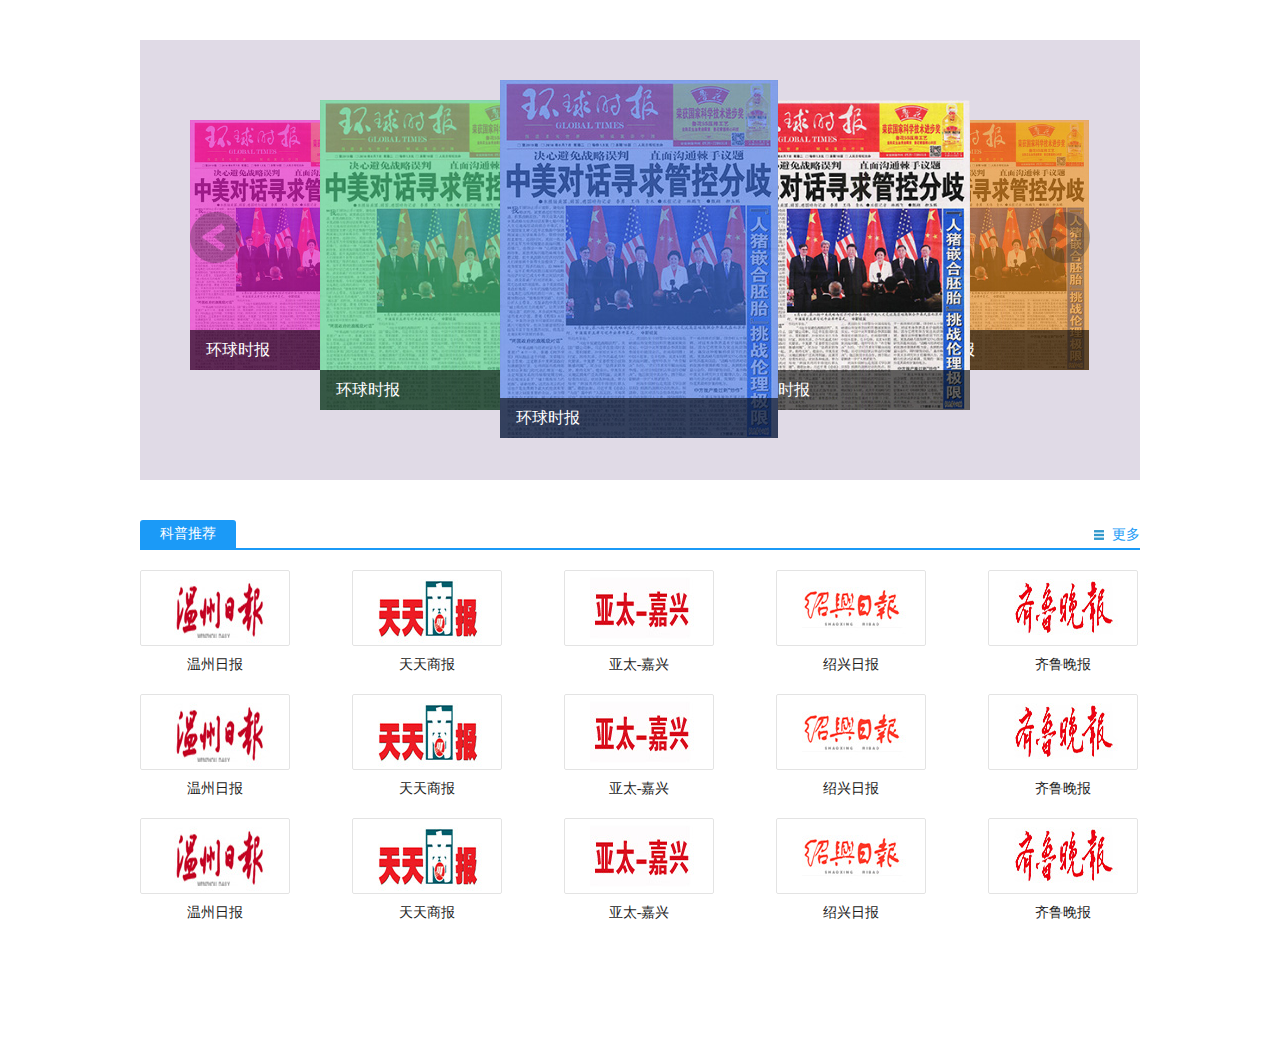
<file: baozhi/index.html>
<!doctype html>
<html lang="en">

<head>
    <meta charset="UTF-8">
    <title>科普期刊</title>
    <link rel="stylesheet" href="../css/shuji.css">
</head>

<body>
    <div class="main">
        <div class="wrap qikan baozhi">
            <div class="wrap_t">
                <div id="focus_Box">
                    <span class="prev">&nbsp;</span>
                    <span class="next">&nbsp;</span>
                    <ul>
                        <li>
                            <a href="#"><img width="445" height="308" alt="Photo sharing jq22" src="../img/baozhi/index_01.jpg" /></a>
                            <p>
                                <span>环球时报</span>
                            </p>
                        </li>
                        <li>
                            <a href="#"><img width="445" height="308" alt="环球时报" src="../img/baozhi/index_02.jpg" /></a>
                            <p>
                                <span>环球时报</span>
                            </p>
                        </li>
                        <li>
                            <a href="#"><img width="445" height="308" alt="环球时报" src="../img/baozhi/index_03.jpg" /></a>
                            <p>
                                <span>环球时报</span>
                            </p>
                        </li>
                        <li>
                            <a href="#"><img width="445" height="308" alt="Photo sharing" src="../img/baozhi/index_04.jpg" /></a>
                            <p>
                                <span>环球时报</span>
                            </p>
                        </li>
                        <li>
                            <a href="#"><img width="445" height="308" alt="环球时报" src="../img/baozhi/index_05.jpg" /></a>
                            <p>
                                <span>环球时报</span>
                            </p>
                        </li>
                    </ul>
                </div>
            </div>
            <div class="clr"></div>
            <div class="wrap_b">
                <div class="wrap_block">
                    <div class="wrap_title">
                        <div class="title_lbl">科普推荐</div>
                        <a class="more" href="####">更多</a>
                    </div>
                    <div class="wrap_content book">
                        <ul class="other_magz">
                            <li>
                                <a href="####">
                                    <div class="magz_img"><img src="../img/baozhi/bz_1.jpg" alt=""></div>
                                    <div class="magz_name">温州日报</div>
                                </a>
                            </li>
                            <li>
                                <a href="####">
                                    <div class="magz_img"><img src="../img/baozhi/bz_2.jpg" alt=""></div>
                                    <div class="magz_name">天天商报</div>
                                </a>
                            </li>
                            <li>
                                <a href="####">
                                    <div class="magz_img"><img src="../img/baozhi/bz_3.jpg" alt=""></div>
                                    <div class="magz_name">亚太-嘉兴</div>
                                </a>
                            </li>
                            <li>
                                <a href="####">
                                    <div class="magz_img"><img src="../img/baozhi/bz_4.jpg" alt=""></div>
                                    <div class="magz_name">绍兴日报</div>
                                </a>
                            </li>
                            <li class="magz_r">
                                <a href="####">
                                    <div class="magz_img"><img src="../img/baozhi/bz_5.jpg" alt=""></div>
                                    <div class="magz_name">齐鲁晚报</div>
                                </a>
                            </li>
                            <li>
                                <a href="####">
                                    <div class="magz_img"><img src="../img/baozhi/bz_1.jpg" alt=""></div>
                                    <div class="magz_name">温州日报</div>
                                </a>
                            </li>
                            <li>
                                <a href="####">
                                    <div class="magz_img"><img src="../img/baozhi/bz_2.jpg" alt=""></div>
                                    <div class="magz_name">天天商报</div>
                                </a>
                            </li>
                            <li>
                                <a href="####">
                                    <div class="magz_img"><img src="../img/baozhi/bz_3.jpg" alt=""></div>
                                    <div class="magz_name">亚太-嘉兴</div>
                                </a>
                            </li>
                            <li>
                                <a href="####">
                                    <div class="magz_img"><img src="../img/baozhi/bz_4.jpg" alt=""></div>
                                    <div class="magz_name">绍兴日报</div>
                                </a>
                            </li>
                            <li class="magz_r">
                                <a href="####">
                                    <div class="magz_img"><img src="../img/baozhi/bz_5.jpg" alt=""></div>
                                    <div class="magz_name">齐鲁晚报</div>
                                </a>
                            </li>
                            <li>
                                <a href="####">
                                    <div class="magz_img"><img src="../img/baozhi/bz_1.jpg" alt=""></div>
                                    <div class="magz_name">温州日报</div>
                                </a>
                            </li>
                            <li>
                                <a href="####">
                                    <div class="magz_img"><img src="../img/baozhi/bz_2.jpg" alt=""></div>
                                    <div class="magz_name">天天商报</div>
                                </a>
                            </li>
                            <li>
                                <a href="####">
                                    <div class="magz_img"><img src="../img/baozhi/bz_3.jpg" alt=""></div>
                                    <div class="magz_name">亚太-嘉兴</div>
                                </a>
                            </li>
                            <li>
                                <a href="####">
                                    <div class="magz_img"><img src="../img/baozhi/bz_4.jpg" alt=""></div>
                                    <div class="magz_name">绍兴日报</div>
                                </a>
                            </li>
                            <li class="magz_r">
                                <a href="####">
                                    <div class="magz_img"><img src="../img/baozhi/bz_5.jpg" alt=""></div>
                                    <div class="magz_name">齐鲁晚报</div>
                                </a>
                            </li>
                        </ul>
                    </div>
                </div>
            </div>
        </div>
    </div>
    <script src="../js/zoompic.js"></script>
</body>

</html>
</file>
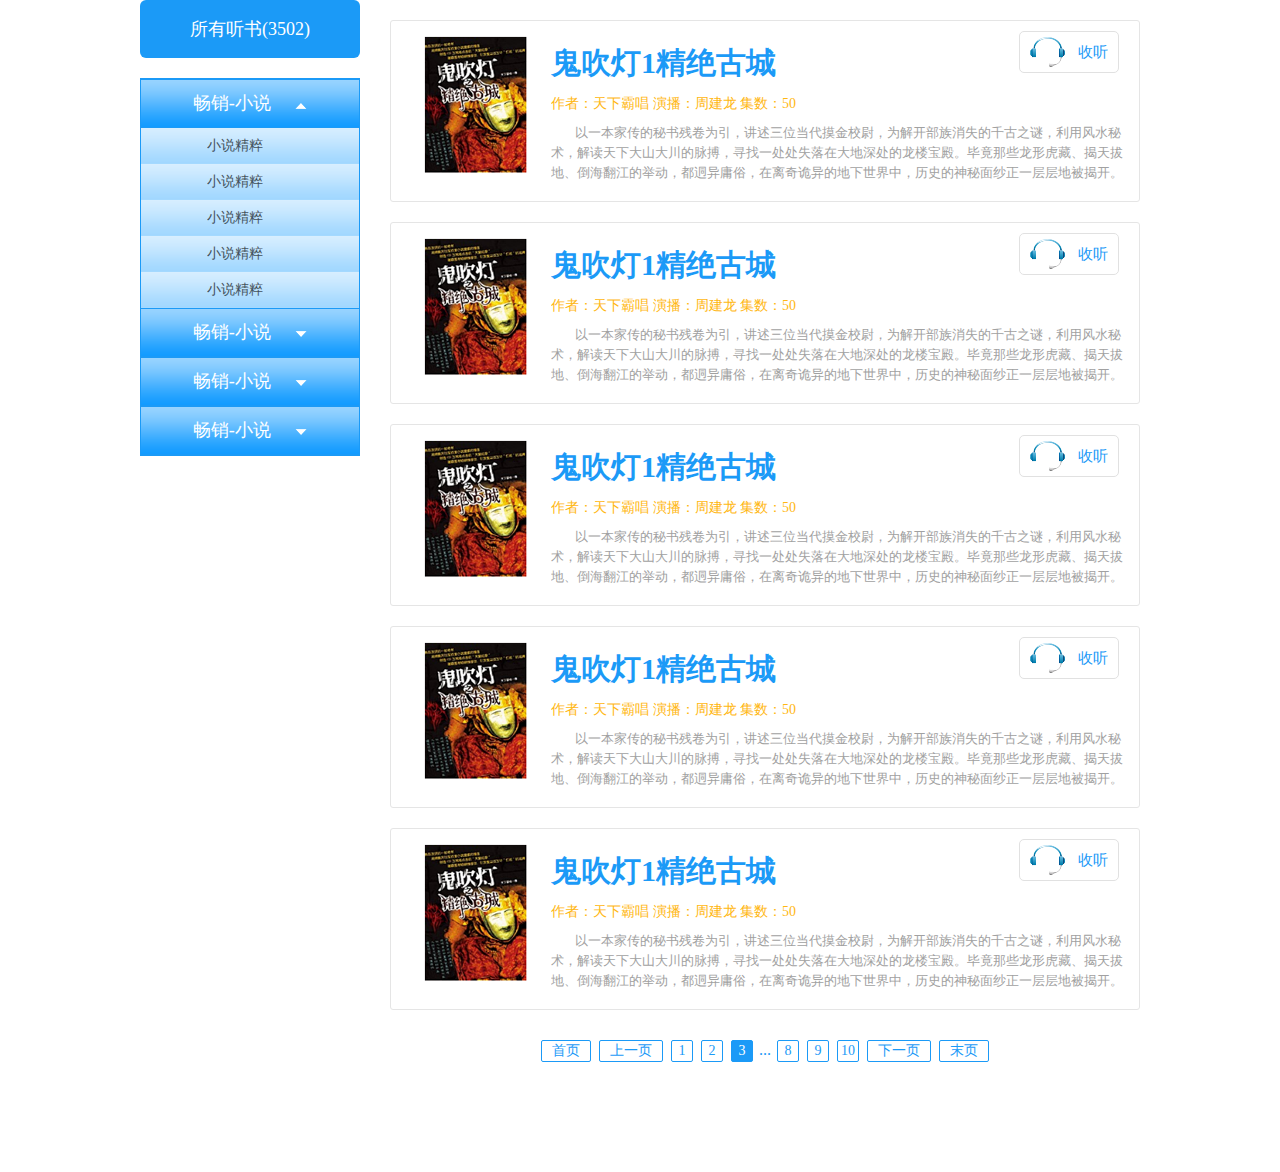
<file: guangbo/index.html>
<!doctype html>
<html lang="en">
<head>
    <meta charset="UTF-8">
    <title>科普书籍</title>
    <link rel="stylesheet" href="../css/shuji.css">
</head>
<body>
    <div class="main">
        <div class="wrap list_wrap guangbo">
            <div class="wrap_r">
                <div class="list_menu">
                    <div class="wrap_num">
                        所有听书(3502)
                    </div>
                    <div class="list_menu_list">
                        <div class="list_menu_item">
                            <div class="menu_title">
                                畅销-小说
                                <i class="title_icon up"></i>
                            </div>
                            <ul class="menu_drop">
                                <li class="menu_drop_item">
                                    <a href="####">小说精粹</a>
                                </li>
                                <li class="menu_drop_item">
                                    <a href="####">小说精粹</a>
                                </li>
                                <li class="menu_drop_item">
                                    <a href="####">小说精粹</a>
                                </li>
                                <li class="menu_drop_item">
                                    <a href="####">小说精粹</a>
                                </li>
                                <li class="menu_drop_item">
                                    <a href="####">小说精粹</a>
                                </li>
                            </ul>
                        </div>

                        <div class="list_menu_item">
                            <div class="menu_title">
                                畅销-小说
                                <i class="title_icon down"></i>
                            </div>
                            <ul class="menu_drop hidden">
                                <li class="menu_drop_item">
                                    <a href="####">小说精粹</a>
                                </li>
                                <li class="menu_drop_item">
                                    <a href="####">小说精粹</a>
                                </li>
                                <li class="menu_drop_item">
                                    <a href="####">小说精粹</a>
                                </li>
                                <li class="menu_drop_item">
                                    <a href="####">小说精粹</a>
                                </li>
                                <li class="menu_drop_item">
                                    <a href="####">小说精粹</a>
                                </li>
                            </ul>
                        </div>
                        <div class="list_menu_item">
                            <div class="menu_title">
                                畅销-小说
                                <i class="title_icon down"></i>
                            </div>
                            <ul class="menu_drop hidden">
                                <li class="menu_drop_item">
                                    <a href="####">小说精粹</a>
                                </li>
                                <li class="menu_drop_item">
                                    <a href="####">小说精粹</a>
                                </li>
                                <li class="menu_drop_item">
                                    <a href="####">小说精粹</a>
                                </li>
                                <li class="menu_drop_item">
                                    <a href="####">小说精粹</a>
                                </li>
                                <li class="menu_drop_item">
                                    <a href="####">小说精粹</a>
                                </li>
                            </ul>
                        </div>
                        <div class="list_menu_item">
                            <div class="menu_title">
                                畅销-小说
                                <i class="title_icon down"></i>
                            </div>
                            <ul class="menu_drop hidden">
                                <li class="menu_drop_item">
                                    <a href="####">小说精粹</a>
                                </li>
                                <li class="menu_drop_item">
                                    <a href="####">小说精粹</a>
                                </li>
                                <li class="menu_drop_item">
                                    <a href="####">小说精粹</a>
                                </li>
                                <li class="menu_drop_item">
                                    <a href="####">小说精粹</a>
                                </li>
                                <li class="menu_drop_item">
                                    <a href="####">小说精粹</a>
                                </li>
                            </ul>
                        </div>
                    </div>
                </div>

            </div>
            <div class="wrap_l">
                <div class="book_item guangbo_item">
                    <a class="listen" href="####">收听</a>
                    <div class="book_img">
                        <img src="../img/guangbo/cover_1.png" alt="">
                    </div>
                    <div class="book_info">
                        <div class="book_name">鬼吹灯1精绝古城</div>
                        <div class="book_tip">
                            <div class="book_base">作者：天下霸唱   演播：周建龙   集数：50</div>
                        </div>
                        <div class="book_des">
                            以一本家传的秘书残卷为引，讲述三位当代摸金校尉，为解开部族消失的千古之谜，利用风水秘术，解读天下大山大川的脉搏，寻找一处处失落在大地深处的龙楼宝殿。毕竟那些龙形虎藏、揭天拔地、倒海翻江的举动，都迵异庸俗，在离奇诡异的地下世界中，历史的神秘面纱正一层层地被揭开。
                        </div>
                    </div>
                </div>
                <div class="book_item guangbo_item">
                    <a class="listen" href="####">收听</a>
                    <div class="book_img">
                        <img src="../img/guangbo/cover_1.png" alt="">
                    </div>
                    <div class="book_info">
                        <div class="book_name">鬼吹灯1精绝古城</div>
                        <div class="book_tip">
                            <div class="book_base">作者：天下霸唱   演播：周建龙   集数：50</div>
                        </div>
                        <div class="book_des">
                            以一本家传的秘书残卷为引，讲述三位当代摸金校尉，为解开部族消失的千古之谜，利用风水秘术，解读天下大山大川的脉搏，寻找一处处失落在大地深处的龙楼宝殿。毕竟那些龙形虎藏、揭天拔地、倒海翻江的举动，都迵异庸俗，在离奇诡异的地下世界中，历史的神秘面纱正一层层地被揭开。
                        </div>
                    </div>
                </div>
                <div class="book_item guangbo_item">
                    <a class="listen" href="####">收听</a>
                    <div class="book_img">
                        <img src="../img/guangbo/cover_1.png" alt="">
                    </div>
                    <div class="book_info">
                        <div class="book_name">鬼吹灯1精绝古城</div>
                        <div class="book_tip">
                            <div class="book_base">作者：天下霸唱   演播：周建龙   集数：50</div>
                        </div>
                        <div class="book_des">
                            以一本家传的秘书残卷为引，讲述三位当代摸金校尉，为解开部族消失的千古之谜，利用风水秘术，解读天下大山大川的脉搏，寻找一处处失落在大地深处的龙楼宝殿。毕竟那些龙形虎藏、揭天拔地、倒海翻江的举动，都迵异庸俗，在离奇诡异的地下世界中，历史的神秘面纱正一层层地被揭开。
                        </div>
                    </div>
                </div>
                <div class="book_item guangbo_item">
                    <a class="listen" href="####">收听</a>
                    <div class="book_img">
                        <img src="../img/guangbo/cover_1.png" alt="">
                    </div>
                    <div class="book_info">
                        <div class="book_name">鬼吹灯1精绝古城</div>
                        <div class="book_tip">
                            <div class="book_base">作者：天下霸唱   演播：周建龙   集数：50</div>
                        </div>
                        <div class="book_des">
                            以一本家传的秘书残卷为引，讲述三位当代摸金校尉，为解开部族消失的千古之谜，利用风水秘术，解读天下大山大川的脉搏，寻找一处处失落在大地深处的龙楼宝殿。毕竟那些龙形虎藏、揭天拔地、倒海翻江的举动，都迵异庸俗，在离奇诡异的地下世界中，历史的神秘面纱正一层层地被揭开。
                        </div>
                    </div>
                </div>
                <div class="book_item guangbo_item">
                    <a class="listen" href="####">收听</a>
                    <div class="book_img">
                        <img src="../img/guangbo/cover_1.png" alt="">
                    </div>
                    <div class="book_info">
                        <div class="book_name">鬼吹灯1精绝古城</div>
                        <div class="book_tip">
                            <div class="book_base">作者：天下霸唱   演播：周建龙   集数：50</div>
                        </div>
                        <div class="book_des">
                            以一本家传的秘书残卷为引，讲述三位当代摸金校尉，为解开部族消失的千古之谜，利用风水秘术，解读天下大山大川的脉搏，寻找一处处失落在大地深处的龙楼宝殿。毕竟那些龙形虎藏、揭天拔地、倒海翻江的举动，都迵异庸俗，在离奇诡异的地下世界中，历史的神秘面纱正一层层地被揭开。
                        </div>
                    </div>
                </div>
                <div class="page_wrap">
                    <a class="page_ctrl" href="####">首页</a>
                    <a class="page_ctrl" href="####">上一页</a>
                    <a class="page_ctrl page_num" href="####">1</a>
                    <a class="page_ctrl page_num" href="####">2</a>
                    <a class="page_ctrl page_num cur" href="####">3</a>
                    ...
                    <a class="page_ctrl page_num" href="####">8</a>
                    <a class="page_ctrl page_num" href="####">9</a>
                    <a class="page_ctrl page_num" href="####">10</a>
                    <a class="page_ctrl" href="####">下一页</a>
                    <a class="page_ctrl" href="####">末页</a>
                </div>
            </div>
            <div class="clr"></div>
        </div>
    </div>
    <script src="../js/jquery.js"></script>
    <script src="../js/main.js"></script>
</body>
</html>
</file>
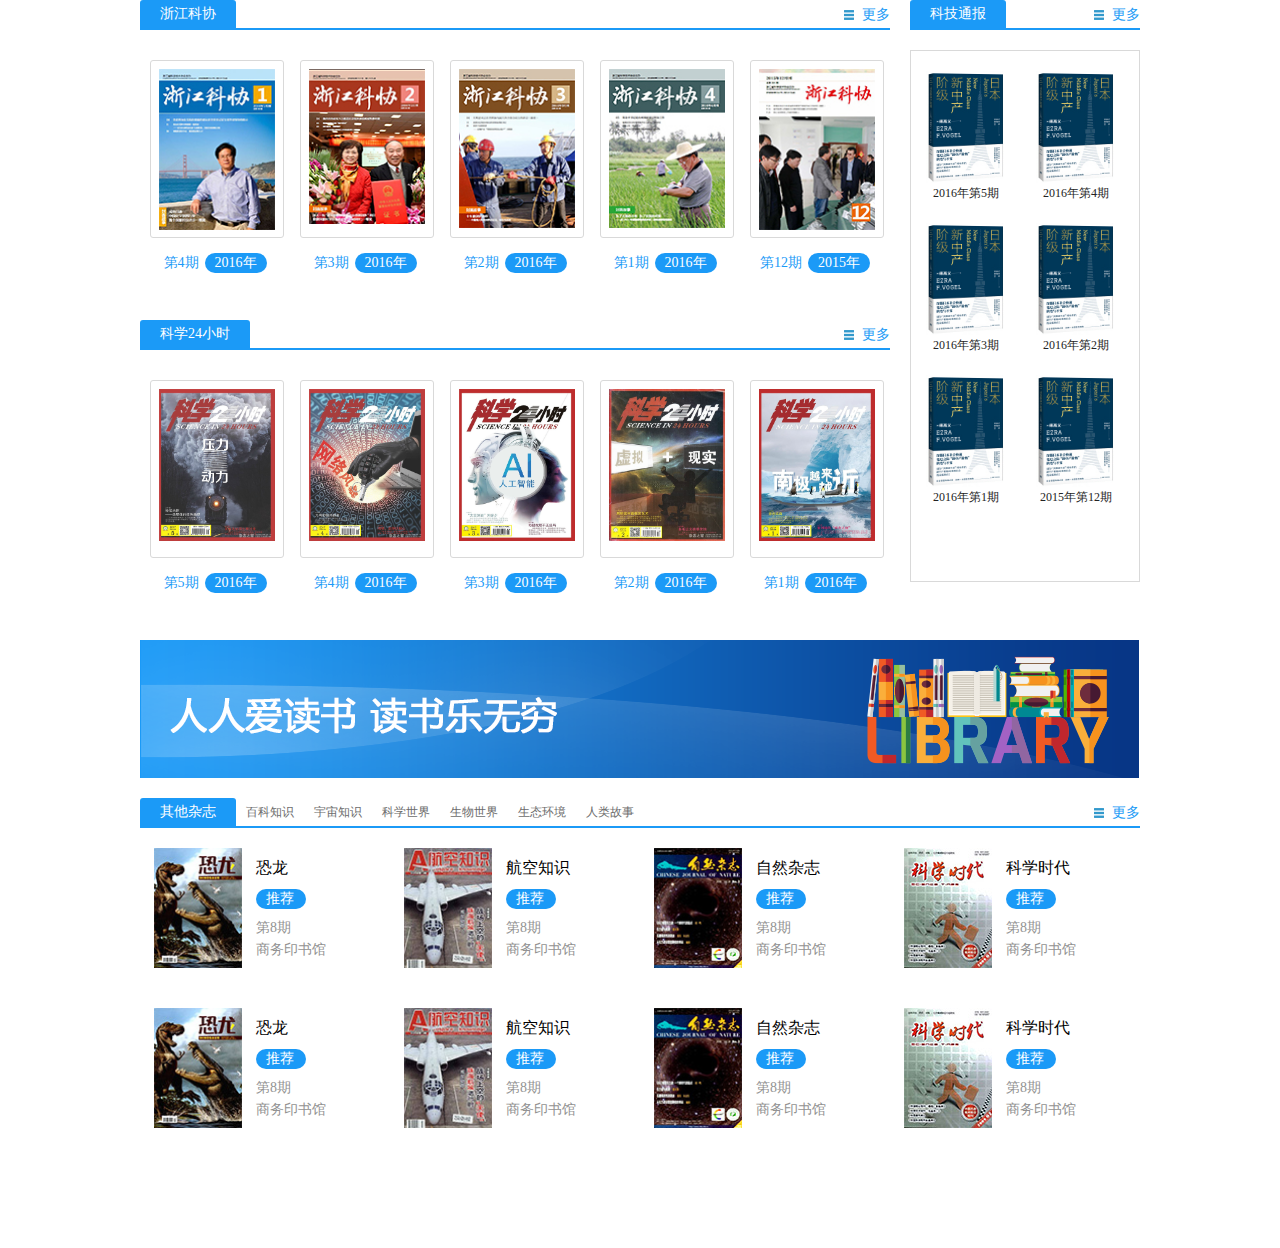
<file: qikan/index.html>
<!doctype html>
<html lang="en">

<head>
    <meta charset="UTF-8">
    <title>科普期刊</title>
    <link rel="stylesheet" href="../css/shuji.css">
</head>

<body>
    <div class="main">
        <div class="wrap qikan">
            <div class="wrap_l">
                <div class="wrap_block wrap_lt">
                    <div class="wrap_title">
                        <div class="title_lbl">浙江科协</div>
                        <a class="more" href="####">更多</a>
                    </div>
                    <div class="wrap_content book">
                        <ul class="tab_content">
                            <li>
                                <div class="p_img">
                                    <i class="p_tip"></i>
                                    <div class="i_img">
                                        <a href="####" title="2016-4" target="_blank">
                                            <img src="../img/qikan/2016-4.png" alt="">
                                        </a>
                                    </div>
                                </div>
                                <div class="p_name">
                                    <a href="####" title="2016-4" target="_blank">第4期<span class="year">2016年</span></a>
                                </div>
                            </li>
                            <li>
                                <div class="p_img">
                                    <i class="p_tip"></i>
                                    <div class="i_img">
                                        <a href="####" title="2016-3" target="_blank">
                                            <img src="../img/qikan/2016-3.png" alt="">
                                        </a>
                                    </div>
                                </div>
                                <div class="p_name">
                                    <a href="####" title="2016-3" target="_blank">第3期<span class="year">2016年</span></a>
                                </div>
                            </li>
                            <li>
                                <div class="p_img">
                                    <i class="p_tip"></i>
                                    <div class="i_img">
                                        <a href="####" title="2016-2" target="_blank">
                                            <img src="../img/qikan/2016-2.png" alt="">
                                        </a>
                                    </div>
                                </div>
                                <div class="p_name">
                                    <a href="####" title="2016-2" target="_blank">第2期<span class="year">2016年</span></a>
                                </div>
                            </li>
                            <li>
                                <div class="p_img">
                                    <i class="p_tip"></i>
                                    <div class="i_img">
                                        <a href="####" title="2016-1" target="_blank">
                                            <img src="../img/qikan/2016-1.png" alt="">
                                        </a>
                                    </div>
                                </div>
                                <div class="p_name">
                                    <a href="####" title="2016-1" target="_blank">第1期<span class="year">2016年</span></a>
                                </div>
                            </li>
                            <li>
                                <div class="p_img">
                                    <i class="p_tip"></i>
                                    <div class="i_img">
                                        <a href="####" title="2015-12" target="_blank">
                                            <img src="../img/qikan/2015-12.png" alt="">
                                        </a>
                                    </div>
                                </div>
                                <div class="p_name">
                                    <a href="####" title="2015-12" target="_blank">第12期<span class="year">2015年</span></a>
                                </div>
                            </li>
                        </ul>
                    </div>
                </div>
                <div class="wrap_block wrap_lb">
                    <div class="wrap_title">
                        <div class="title_lbl">科学24小时</div>
                        <a class="more" href="####">更多</a>
                    </div>
                    <div class="wrap_content book">
                        <ul class="tab_content">
                            <li>
                                <div class="p_img">
                                    <i class="p_tip"></i>
                                    <div class="i_img">
                                        <a href="####" title="2016-5" target="_blank">
                                            <img src="../img/qikan/kx-5.jpg" alt="">
                                        </a>
                                    </div>
                                </div>
                                <div class="p_name">
                                    <a href="####" title="2016-5" target="_blank">第5期<span class="year">2016年</span></a>
                                </div>
                            </li>
                            <li>
                                <div class="p_img">
                                    <i class="p_tip"></i>
                                    <div class="i_img">
                                        <a href="####" title="2016-4" target="_blank">
                                            <img src="../img/qikan/kx-4.jpg" alt="">
                                        </a>
                                    </div>
                                </div>
                                <div class="p_name">
                                    <a href="####" title="2016-4" target="_blank">第4期<span class="year">2016年</span></a>
                                </div>
                            </li>
                            <li>
                                <div class="p_img">
                                    <i class="p_tip"></i>
                                    <div class="i_img">
                                        <a href="####" title="2016-3" target="_blank">
                                            <img src="../img/qikan/kx-3.jpg" alt="">
                                        </a>
                                    </div>
                                </div>
                                <div class="p_name">
                                    <a href="####" title="2016-3" target="_blank">第3期<span class="year">2016年</span></a>
                                </div>
                            </li>
                            <li>
                                <div class="p_img">
                                    <i class="p_tip"></i>
                                    <div class="i_img">
                                        <a href="####" title="2016-2" target="_blank">
                                            <img src="../img/qikan/kx-2.jpg" alt="">
                                        </a>
                                    </div>
                                </div>
                                <div class="p_name">
                                    <a href="####" title="2016-2" target="_blank">第2期<span class="year">2016年</span></a>
                                </div>
                            </li>
                            <li>
                                <div class="p_img">
                                    <i class="p_tip"></i>
                                    <div class="i_img">
                                        <a href="####" title="2016-1" target="_blank">
                                            <img src="../img/qikan/kx-1.jpg" alt="">
                                        </a>
                                    </div>
                                </div>
                                <div class="p_name">
                                    <a href="####" title="2016-1" target="_blank">第1期<span class="year">2016年</span></a>
                                </div>
                            </li>
                        </ul>
                    </div>
                </div>
            </div>
            <div class="wrap_r">
                <div class="wrap_title">
                    <div class="title_lbl">科技通报</div>
                    <a class="more" href="####">更多</a>
                </div>
                <div class="wrap_content">
                    <ul class="book_good">
                        <li>
                            <div class="b_img">
                                <a href="####" title="2016年第5期" target="_blank">
                                    <img src="../img/book/6.jpg" alt="">
                                </a>
                            </div>
                            <div class="b_name">
                                <a href="####" title="2016年第5期" target="_blank">2016年第5期</a>
                            </div>
                        </li>
                        <li>
                            <div class="b_img">
                                <a href="####" title="2016年第4期" target="_blank">
                                    <img src="../img/book/6.jpg" alt="">
                                </a>
                            </div>
                            <div class="b_name">
                                <a href="####" title="2016年第4期" target="_blank">2016年第4期</a>
                            </div>
                        </li>
                        <li>
                            <div class="b_img">
                                <a href="####" title="2016年第3期" target="_blank">
                                    <img src="../img/book/6.jpg" alt="">
                                </a>
                            </div>
                            <div class="b_name">
                                <a href="####" title="2016年第3期" target="_blank">2016年第3期</a>
                            </div>
                        </li>
                        <li>
                            <div class="b_img">
                                <a href="####" title="2016年第2期" target="_blank">
                                    <img src="../img/book/6.jpg" alt="">
                                </a>
                            </div>
                            <div class="b_name">
                                <a href="####" title="2016年第2期" target="_blank">2016年第2期</a>
                            </div>
                        </li>
                        <li>
                            <div class="b_img">
                                <a href="####" title="2016年第1期" target="_blank">
                                    <img src="../img/book/6.jpg" alt="">
                                </a>
                            </div>
                            <div class="b_name">
                                <a href="####" title="2016年第1期" target="_blank">2016年第1期</a>
                            </div>
                        </li>
                        <li>
                            <div class="b_img">
                                <a href="####" title="2015年第12期" target="_blank">
                                    <img src="../img/book/6.jpg" alt="">
                                </a>
                            </div>
                            <div class="b_name">
                                <a href="####" title="2015年第12期" target="_blank">2015年第12期</a>
                            </div>
                        </li>

                    </ul>
                </div>
            </div>
            <div class="clr"></div>
            <div class="banner">
                <img src="../img/qikan-banner.png" alt="">
            </div>
            <div class="wrap_b">
                <div class="wrap_block">
                    <div class="wrap_title">
                        <div class="title_lbl">其他杂志</div>
                        <ul class="title_list">
                            <li class="title_list_item"><a href="####">百科知识</a></li>
                            <li class="title_list_item"><a href="####">宇宙知识</a></li>
                            <li class="title_list_item"><a href="####">科学世界</a></li>
                            <li class="title_list_item"><a href="####">生物世界</a></li>
                            <li class="title_list_item"><a href="####">生态环境</a></li>
                            <li class="title_list_item"><a href="####">人类故事</a></li>
                        </ul>
                        <a class="more" href="####">更多</a>
                    </div>
                    <div class="wrap_content book">
                        <ul class="other_magz">
                            <li>
                                <div class="magz_img"><img src="../img/qikan/o-1.jpg" alt=""></div>
                                <div class="magz_info">
                                    <div class="magz_name">恐龙</div>
                                    <div class="magz_type">推荐</div>
                                    <div class="magz_time">第8期</div>
                                    <div class="magz_print">商务印书馆</div>
                                </div>
                            </li>
                            <li>
                                <div class="magz_img"><img src="../img/qikan/o-2.jpg" alt=""></div>
                                <div class="magz_info">
                                    <div class="magz_name">航空知识</div>
                                    <div class="magz_type">推荐</div>
                                    <div class="magz_time">第8期</div>
                                    <div class="magz_print">商务印书馆</div>
                                </div>
                            </li>
                            <li>
                                <div class="magz_img"><img src="../img/qikan/o-3.jpg" alt=""></div>
                                <div class="magz_info">
                                    <div class="magz_name">自然杂志</div>
                                    <div class="magz_type">推荐</div>
                                    <div class="magz_time">第8期</div>
                                    <div class="magz_print">商务印书馆</div>
                                </div>
                            </li>
                            <li>
                                <div class="magz_img"><img src="../img/qikan/o-4.jpg" alt=""></div>
                                <div class="magz_info">
                                    <div class="magz_name">科学时代</div>
                                    <div class="magz_type">推荐</div>
                                    <div class="magz_time">第8期</div>
                                    <div class="magz_print">商务印书馆</div>
                                </div>
                            </li>
                            <li>
                                <div class="magz_img"><img src="../img/qikan/o-1.jpg" alt=""></div>
                                <div class="magz_info">
                                    <div class="magz_name">恐龙</div>
                                    <div class="magz_type">推荐</div>
                                    <div class="magz_time">第8期</div>
                                    <div class="magz_print">商务印书馆</div>
                                </div>
                            </li>
                            <li>
                                <div class="magz_img"><img src="../img/qikan/o-2.jpg" alt=""></div>
                                <div class="magz_info">
                                    <div class="magz_name">航空知识</div>
                                    <div class="magz_type">推荐</div>
                                    <div class="magz_time">第8期</div>
                                    <div class="magz_print">商务印书馆</div>
                                </div>
                            </li>
                            <li>
                                <div class="magz_img"><img src="../img/qikan/o-3.jpg" alt=""></div>
                                <div class="magz_info">
                                    <div class="magz_name">自然杂志</div>
                                    <div class="magz_type">推荐</div>
                                    <div class="magz_time">第8期</div>
                                    <div class="magz_print">商务印书馆</div>
                                </div>
                            </li>
                            <li>
                                <div class="magz_img"><img src="../img/qikan/o-4.jpg" alt=""></div>
                                <div class="magz_info">
                                    <div class="magz_name">科学时代</div>
                                    <div class="magz_type">推荐</div>
                                    <div class="magz_time">第8期</div>
                                    <div class="magz_print">商务印书馆</div>
                                </div>
                            </li>
                        </ul>
                    </div>
                </div>
            </div>
        </div>
    </div>
</body>

</html>
</file>
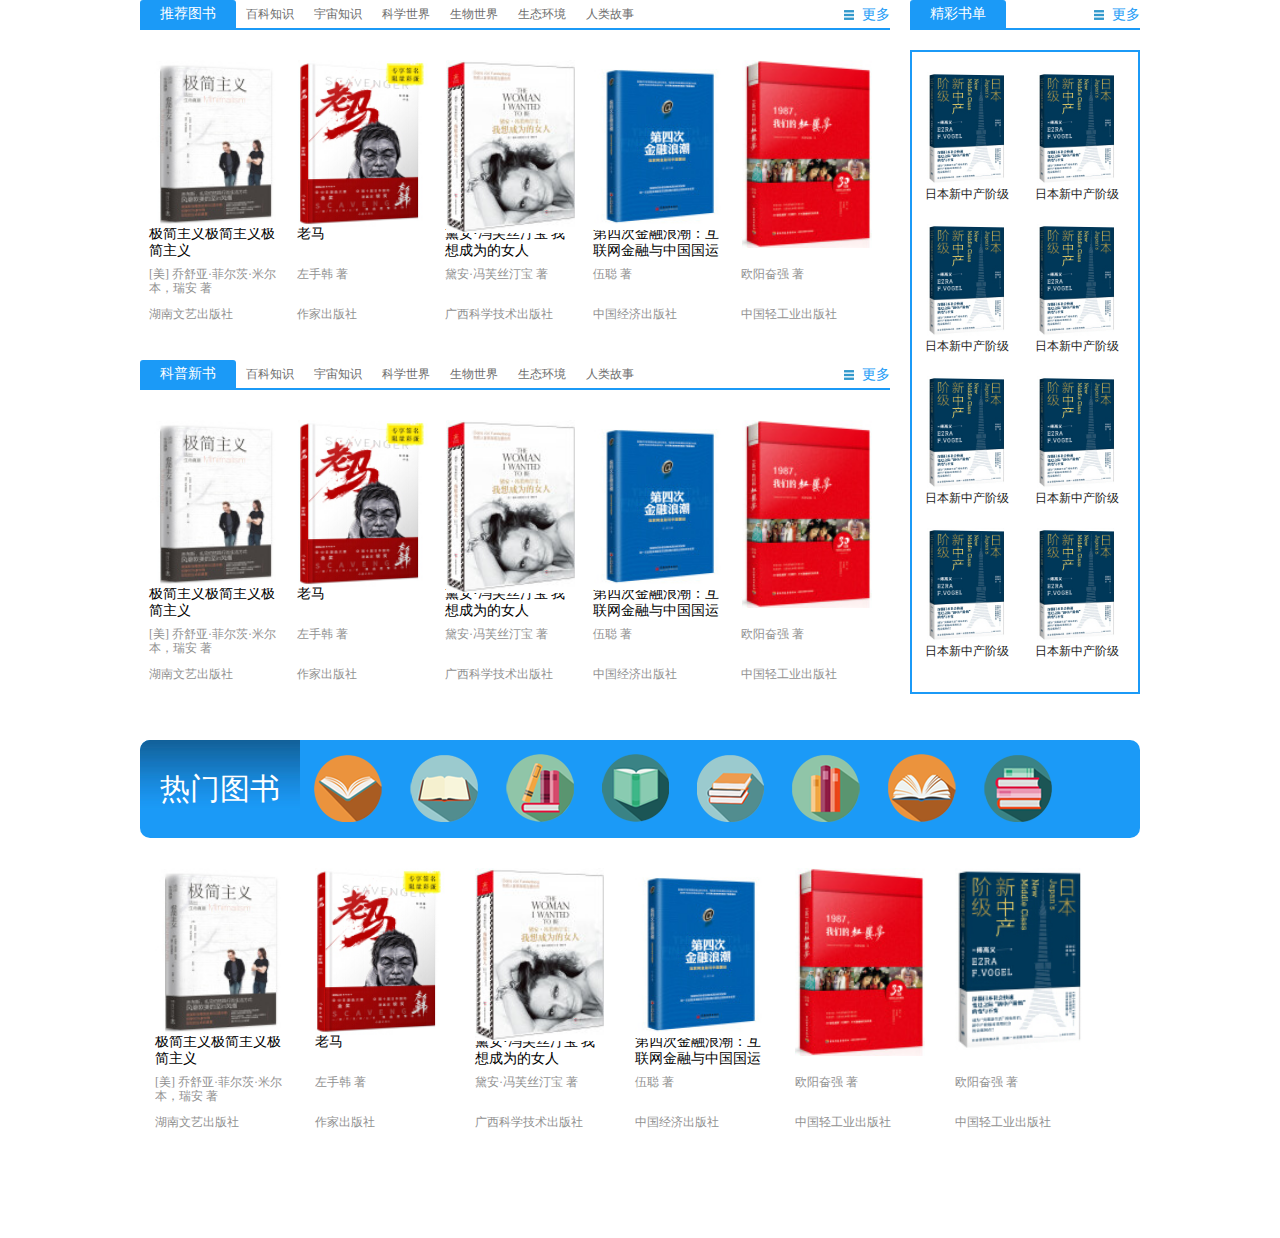
<file: shuji/index.html>
<!doctype html>
<html lang="en">
<head>
    <meta charset="UTF-8">
    <title>科普书籍</title>
    <link rel="stylesheet" href="../css/shuji.css">
</head>
<body>
    <div class="main">
        <div class="wrap">
            <div class="wrap_l">
                <div class="wrap_block wrap_lt">
                    <div class="wrap_title">
                        <div class="title_lbl">推荐图书</div>
                        <ul class="title_list">
                            <li class="title_list_item"><a href="####">百科知识</a></li>
                            <li class="title_list_item"><a href="####">宇宙知识</a></li>
                            <li class="title_list_item"><a href="####">科学世界</a></li>
                            <li class="title_list_item"><a href="####">生物世界</a></li>
                            <li class="title_list_item"><a href="####">生态环境</a></li>
                            <li class="title_list_item"><a href="####">人类故事</a></li>
                        </ul>
                        <a class="more" href="####">更多</a>
                    </div>
                    <div class="wrap_content book">
                        <ul class="tab_content">
                            <li>
                                <div class="p_img">
                                    <i class="p_tip"></i>
                                    <div class="i_img">
                                        <a href="####" title="极简主义" target="_blank">
                                            <img src="../img/book/1.jpg" alt="">
                                        </a>
                                    </div>
                                </div>
                                <div class="p_name">
                                    <a href="####" title="极简主义" target="_blank">极简主义极简主义极简主义</a>
                                </div>
                                <div class="p_auther">[美] 乔舒亚·菲尔茨·米尔本，瑞安 著</div>
                                <div class="p_press">湖南文艺出版社</div>
                            </li>
                            <li>
                                <div class="p_img">
                                    <i class="p_tip"></i>
                                    <div class="i_img">
                                        <a href="####" title="老马" target="_blank">
                                            <img src="../img/book/2.jpg" alt="">
                                        </a>
                                    </div>
                                </div>
                                <div class="p_name">
                                    <a href="####" title="老马" target="_blank">老马</a>
                                </div>
                                <div class="p_auther">左手韩 著</div>
                                <div class="p_press">作家出版社</div>
                            </li>
                            <li>
                                <div class="p_img">
                                    <i class="p_tip"></i>
                                    <div class="i_img">
                                        <a href="####" title="黛安·冯芙丝汀宝 我想成为的女人" target="_blank">
                                            <img src="../img/book/3.jpg" alt="">
                                        </a>
                                    </div>
                                </div>
                                <div class="p_name">
                                    <a href="####" title="黛安·冯芙丝汀宝 我想成为的女人" target="_blank"> 黛安·冯芙丝汀宝 我想成为的女人</a>
                                </div>
                                <div class="p_auther">黛安·冯芙丝汀宝 著</div>
                                <div class="p_press">广西科学技术出版社</div>
                            </li>
                            <li>
                                <div class="p_img">
                                    <i class="p_tip"></i>
                                    <div class="i_img">
                                        <a href="####" title="第四次金融浪潮：互联网金融与中国国运" target="_blank">
                                            <img src="../img/book/4.jpg" alt="">
                                        </a>
                                    </div>
                                </div>
                                <div class="p_name">
                                    <a href="####" title="第四次金融浪潮：互联网金融与中国国运" target="_blank"> 第四次金融浪潮：互联网金融与中国国运</a>
                                </div>
                                <div class="p_auther">伍聪 著</div>
                                <div class="p_press">中国经济出版社</div>
                            </li>
                            <li>
                                <div class="p_img">
                                    <i class="p_tip"></i>
                                    <div class="i_img">
                                        <a href="####" title="1987，我们的红楼梦" target="_blank">
                                            <img src="../img/book/5.jpg" alt="">
                                        </a>
                                    </div>
                                </div>
                                <div class="p_name">
                                    <a href="####" title="1987，我们的红楼梦" target="_blank"> 1987，我们的红楼梦</a>
                                </div>
                                <div class="p_auther">欧阳奋强 著</div>
                                <div class="p_press">中国轻工业出版社</div>
                            </li>
                        </ul>
                    </div>
                </div>
                <div class="wrap_block wrap_lb">
                    <div class="wrap_title">
                        <div class="title_lbl">科普新书</div>
                        <ul class="title_list">
                            <li class="title_list_item"><a href="####">百科知识</a></li>
                            <li class="title_list_item"><a href="####">宇宙知识</a></li>
                            <li class="title_list_item"><a href="####">科学世界</a></li>
                            <li class="title_list_item"><a href="####">生物世界</a></li>
                            <li class="title_list_item"><a href="####">生态环境</a></li>
                            <li class="title_list_item"><a href="####">人类故事</a></li>
                        </ul>
                        <a class="more" href="####">更多</a>
                    </div>
                    <div class="wrap_content book">
                        <ul class="tab_content">
                            <li>
                                <div class="p_img">
                                    <i class="p_tip"></i>
                                    <div class="i_img">
                                        <a href="####" title="极简主义" target="_blank">
                                            <img src="../img/book/1.jpg" alt="">
                                        </a>
                                    </div>
                                </div>
                                <div class="p_name">
                                    <a href="####" title="极简主义" target="_blank">极简主义极简主义极简主义</a>
                                </div>
                                <div class="p_auther">[美] 乔舒亚·菲尔茨·米尔本，瑞安 著</div>
                                <div class="p_press">湖南文艺出版社</div>
                            </li>
                            <li>
                                <div class="p_img">
                                    <i class="p_tip"></i>
                                    <div class="i_img">
                                        <a href="####" title="老马" target="_blank">
                                            <img src="../img/book/2.jpg" alt="">
                                        </a>
                                    </div>
                                </div>
                                <div class="p_name">
                                    <a href="####" title="老马" target="_blank">老马</a>
                                </div>
                                <div class="p_auther">左手韩 著</div>
                                <div class="p_press">作家出版社</div>
                            </li>
                            <li>
                                <div class="p_img">
                                    <i class="p_tip"></i>
                                    <div class="i_img">
                                        <a href="####" title="黛安·冯芙丝汀宝 我想成为的女人" target="_blank">
                                            <img src="../img/book/3.jpg" alt="">
                                        </a>
                                    </div>
                                </div>
                                <div class="p_name">
                                    <a href="####" title="黛安·冯芙丝汀宝 我想成为的女人" target="_blank"> 黛安·冯芙丝汀宝 我想成为的女人</a>
                                </div>
                                <div class="p_auther">黛安·冯芙丝汀宝 著</div>
                                <div class="p_press">广西科学技术出版社</div>
                            </li>
                            <li>
                                <div class="p_img">
                                    <i class="p_tip"></i>
                                    <div class="i_img">
                                        <a href="####" title="第四次金融浪潮：互联网金融与中国国运" target="_blank">
                                            <img src="../img/book/4.jpg" alt="">
                                        </a>
                                    </div>
                                </div>
                                <div class="p_name">
                                    <a href="####" title="第四次金融浪潮：互联网金融与中国国运" target="_blank"> 第四次金融浪潮：互联网金融与中国国运</a>
                                </div>
                                <div class="p_auther">伍聪 著</div>
                                <div class="p_press">中国经济出版社</div>
                            </li>
                            <li>
                                <div class="p_img">
                                    <i class="p_tip"></i>
                                    <div class="i_img">
                                        <a href="####" title="1987，我们的红楼梦" target="_blank">
                                            <img src="../img/book/5.jpg" alt="">
                                        </a>
                                    </div>
                                </div>
                                <div class="p_name">
                                    <a href="####" title="1987，我们的红楼梦" target="_blank"> 1987，我们的红楼梦</a>
                                </div>
                                <div class="p_auther">欧阳奋强 著</div>
                                <div class="p_press">中国轻工业出版社</div>
                            </li>
                        </ul>
                    </div>
                </div>
            </div>
            <div class="wrap_r">
                <div class="wrap_title">
                    <div class="title_lbl">精彩书单</div>
                    <a class="more" href="####">更多</a>
                </div>
                <div class="wrap_content">
                    <ul class="book_good">
                        <li>
                            <div class="b_img">
                                <a href="####" title="日本新中产阶级" target="_blank">
                                    <img src="../img/book/6.jpg" alt="">
                                </a>
                            </div>
                            <div class="b_name">
                                <a href="####" title="日本新中产阶级" target="_blank">日本新中产阶级</a>
                            </div>
                        </li>
                        <li>
                            <div class="b_img">
                                <a href="####" title="日本新中产阶级" target="_blank">
                                    <img src="../img/book/6.jpg" alt="">
                                </a>
                            </div>
                            <div class="b_name">
                                <a href="####" title="日本新中产阶级" target="_blank">日本新中产阶级</a>
                            </div>
                        </li>
                        <li>
                            <div class="b_img">
                                <a href="####" title="日本新中产阶级" target="_blank">
                                    <img src="../img/book/6.jpg" alt="">
                                </a>
                            </div>
                            <div class="b_name">
                                <a href="####" title="日本新中产阶级" target="_blank">日本新中产阶级</a>
                            </div>
                        </li>
                        <li>
                            <div class="b_img">
                                <a href="####" title="日本新中产阶级" target="_blank">
                                    <img src="../img/book/6.jpg" alt="">
                                </a>
                            </div>
                            <div class="b_name">
                                <a href="####" title="日本新中产阶级" target="_blank">日本新中产阶级</a>
                            </div>
                        </li>
                        <li>
                            <div class="b_img">
                                <a href="####" title="日本新中产阶级" target="_blank">
                                    <img src="../img/book/6.jpg" alt="">
                                </a>
                            </div>
                            <div class="b_name">
                                <a href="####" title="日本新中产阶级" target="_blank">日本新中产阶级</a>
                            </div>
                        </li>
                        <li>
                            <div class="b_img">
                                <a href="####" title="日本新中产阶级" target="_blank">
                                    <img src="../img/book/6.jpg" alt="">
                                </a>
                            </div>
                            <div class="b_name">
                                <a href="####" title="日本新中产阶级" target="_blank">日本新中产阶级</a>
                            </div>
                        </li>
                        <li>
                            <div class="b_img">
                                <a href="####" title="日本新中产阶级" target="_blank">
                                    <img src="../img/book/6.jpg" alt="">
                                </a>
                            </div>
                            <div class="b_name">
                                <a href="####" title="日本新中产阶级" target="_blank">日本新中产阶级</a>
                            </div>
                        </li>
                        <li>
                            <div class="b_img">
                                <a href="####" title="日本新中产阶级" target="_blank">
                                    <img src="../img/book/6.jpg" alt="">
                                </a>
                            </div>
                            <div class="b_name">
                                <a href="####" title="日本新中产阶级" target="_blank">日本新中产阶级</a>
                            </div>
                        </li>
                    </ul>
                </div>
            </div>
            <div class="clr"></div>
            <div class="wrap_b">
                <div class="wrap_b_title">
                    <div class="title_lbl">热门图书</div>
                    <ul class="title_tab">
                        <li class="title_tab_item">
                            <a href="####"><img src="../img/icon_1.png" alt=""></a>
                        </li>
                        <li class="title_tab_item">
                            <a href="####"><img src="../img/icon_2.png" alt=""></a>
                        </li>
                        <li class="title_tab_item">
                            <a href="####"><img src="../img/icon_3.png" alt=""></a>
                        </li>
                        <li class="title_tab_item">
                            <a href="####"><img src="../img/icon_4.png" alt=""></a>
                        </li>
                        <li class="title_tab_item">
                            <a href="####"><img src="../img/icon_5.png" alt=""></a>
                        </li>
                        <li class="title_tab_item">
                            <a href="####"><img src="../img/icon_6.png" alt=""></a>
                        </li>
                        <li class="title_tab_item">
                            <a href="####"><img src="../img/icon_7.png" alt=""></a>
                        </li>
                        <li class="title_tab_item">
                            <a href="####"><img src="../img/icon_8.png" alt=""></a>
                        </li>
                    </ul>
                </div>
                <div class="wrap_content book">
                        <ul class="tab_content hot_tab">
                            <li>
                                <div class="p_img">
                                    <i class="p_tip"></i>
                                    <div class="i_img">
                                        <a href="####" title="极简主义" target="_blank">
                                            <img src="../img/book/1.jpg" alt="">
                                        </a>
                                    </div>
                                </div>
                                <div class="p_name">
                                    <a href="####" title="极简主义" target="_blank">极简主义极简主义极简主义</a>
                                </div>
                                <div class="p_auther">[美] 乔舒亚·菲尔茨·米尔本，瑞安 著</div>
                                <div class="p_press">湖南文艺出版社</div>
                            </li>
                            <li>
                                <div class="p_img">
                                    <i class="p_tip"></i>
                                    <div class="i_img">
                                        <a href="####" title="老马" target="_blank">
                                            <img src="../img/book/2.jpg" alt="">
                                        </a>
                                    </div>
                                </div>
                                <div class="p_name">
                                    <a href="####" title="老马" target="_blank">老马</a>
                                </div>
                                <div class="p_auther">左手韩 著</div>
                                <div class="p_press">作家出版社</div>
                            </li>
                            <li>
                                <div class="p_img">
                                    <i class="p_tip"></i>
                                    <div class="i_img">
                                        <a href="####" title="黛安·冯芙丝汀宝 我想成为的女人" target="_blank">
                                            <img src="../img/book/3.jpg" alt="">
                                        </a>
                                    </div>
                                </div>
                                <div class="p_name">
                                    <a href="####" title="黛安·冯芙丝汀宝 我想成为的女人" target="_blank"> 黛安·冯芙丝汀宝 我想成为的女人</a>
                                </div>
                                <div class="p_auther">黛安·冯芙丝汀宝 著</div>
                                <div class="p_press">广西科学技术出版社</div>
                            </li>
                            <li>
                                <div class="p_img">
                                    <i class="p_tip"></i>
                                    <div class="i_img">
                                        <a href="####" title="第四次金融浪潮：互联网金融与中国国运" target="_blank">
                                            <img src="../img/book/4.jpg" alt="">
                                        </a>
                                    </div>
                                </div>
                                <div class="p_name">
                                    <a href="####" title="第四次金融浪潮：互联网金融与中国国运" target="_blank"> 第四次金融浪潮：互联网金融与中国国运</a>
                                </div>
                                <div class="p_auther">伍聪 著</div>
                                <div class="p_press">中国经济出版社</div>
                            </li>
                            <li>
                                <div class="p_img">
                                    <i class="p_tip"></i>
                                    <div class="i_img">
                                        <a href="####" title="1987，我们的红楼梦" target="_blank">
                                            <img src="../img/book/5.jpg" alt="">
                                        </a>
                                    </div>
                                </div>
                                <div class="p_name">
                                    <a href="####" title="1987，我们的红楼梦" target="_blank"> 1987，我们的红楼梦</a>
                                </div>
                                <div class="p_auther">欧阳奋强 著</div>
                                <div class="p_press">中国轻工业出版社</div>
                            </li>
                            <li>
                                <div class="p_img">
                                    <i class="p_tip"></i>
                                    <div class="i_img">
                                        <a href="####" title="1987，我们的红楼梦" target="_blank">
                                            <img src="../img/book/6.jpg" alt="">
                                        </a>
                                    </div>
                                </div>
                                <div class="p_name">
                                    <a href="####" title="1987，我们的红楼梦" target="_blank"> 1987，我们的红楼梦</a>
                                </div>
                                <div class="p_auther">欧阳奋强 著</div>
                                <div class="p_press">中国轻工业出版社</div>
                            </li>
                        </ul>
                    </div>
            </div>
        </div>
    </div>
</body>
</html>
</file>
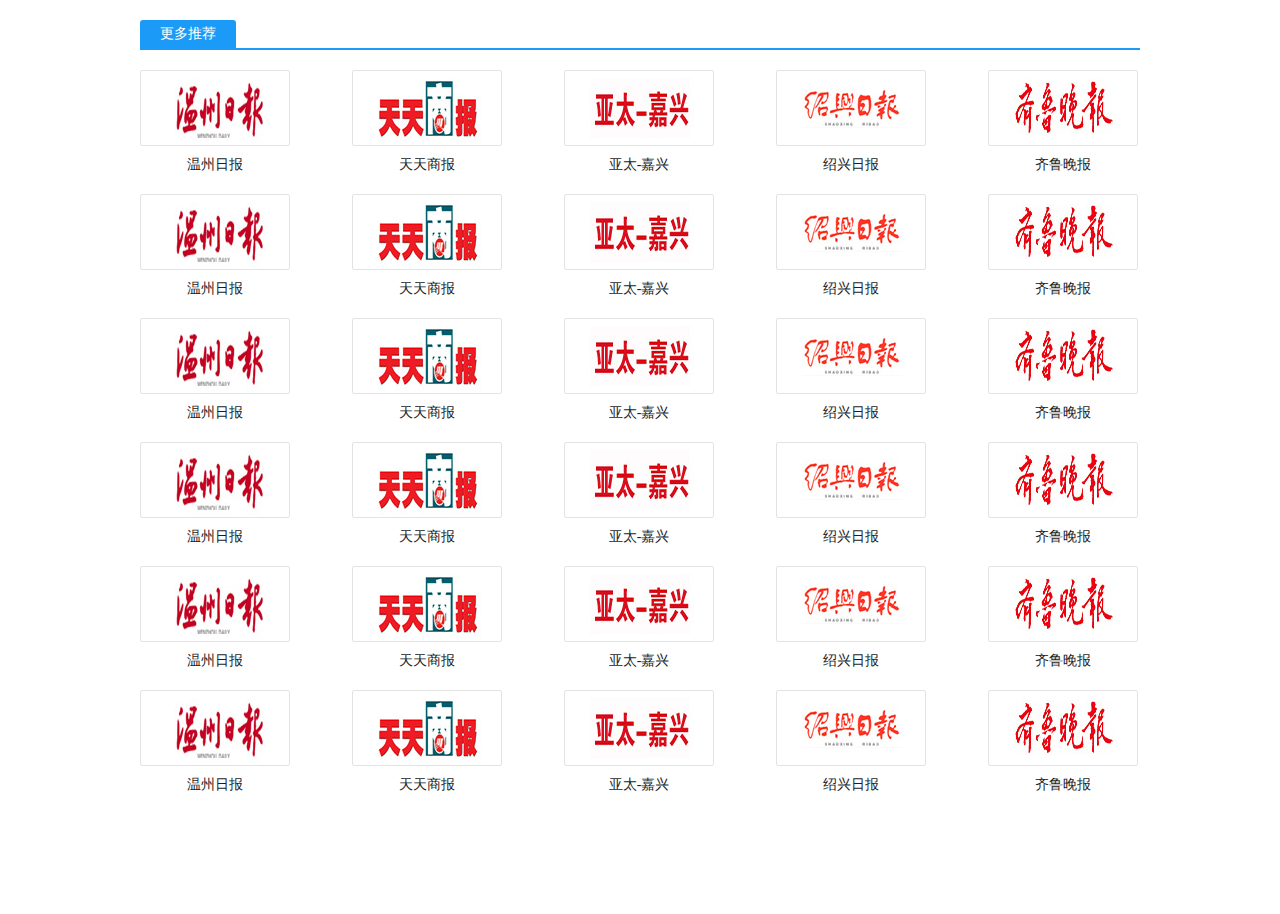
<file: baozhi/more.html>
<!doctype html>
<html lang="en">

<head>
    <meta charset="UTF-8">
    <title>科普期刊</title>
    <link rel="stylesheet" href="../css/shuji.css">
</head>

<body>
    <div class="main">
        <div class="wrap qikan baozhi">
            <div class="wrap_b">
                <div class="wrap_block">
                    <div class="wrap_title">
                        <div class="title_lbl">更多推荐</div>
                    </div>
                    <div class="wrap_content book">
                        <ul class="other_magz">
                            <li>
                                <a href="####">
                                    <div class="magz_img"><img src="../img/baozhi/bz_1.jpg" alt=""></div>
                                    <div class="magz_name">温州日报</div>
                                </a>
                            </li>
                            <li>
                                <a href="####">
                                    <div class="magz_img"><img src="../img/baozhi/bz_2.jpg" alt=""></div>
                                    <div class="magz_name">天天商报</div>
                                </a>
                            </li>
                            <li>
                                <a href="####">
                                    <div class="magz_img"><img src="../img/baozhi/bz_3.jpg" alt=""></div>
                                    <div class="magz_name">亚太-嘉兴</div>
                                </a>
                            </li>
                            <li>
                                <a href="####">
                                    <div class="magz_img"><img src="../img/baozhi/bz_4.jpg" alt=""></div>
                                    <div class="magz_name">绍兴日报</div>
                                </a>
                            </li>
                            <li class="magz_r">
                                <a href="####">
                                    <div class="magz_img"><img src="../img/baozhi/bz_5.jpg" alt=""></div>
                                    <div class="magz_name">齐鲁晚报</div>
                                </a>
                            </li>
                            <li>
                                <a href="####">
                                    <div class="magz_img"><img src="../img/baozhi/bz_1.jpg" alt=""></div>
                                    <div class="magz_name">温州日报</div>
                                </a>
                            </li>
                            <li>
                                <a href="####">
                                    <div class="magz_img"><img src="../img/baozhi/bz_2.jpg" alt=""></div>
                                    <div class="magz_name">天天商报</div>
                                </a>
                            </li>
                            <li>
                                <a href="####">
                                    <div class="magz_img"><img src="../img/baozhi/bz_3.jpg" alt=""></div>
                                    <div class="magz_name">亚太-嘉兴</div>
                                </a>
                            </li>
                            <li>
                                <a href="####">
                                    <div class="magz_img"><img src="../img/baozhi/bz_4.jpg" alt=""></div>
                                    <div class="magz_name">绍兴日报</div>
                                </a>
                            </li>
                            <li class="magz_r">
                                <a href="####">
                                    <div class="magz_img"><img src="../img/baozhi/bz_5.jpg" alt=""></div>
                                    <div class="magz_name">齐鲁晚报</div>
                                </a>
                            </li>
                            <li>
                                <a href="####">
                                    <div class="magz_img"><img src="../img/baozhi/bz_1.jpg" alt=""></div>
                                    <div class="magz_name">温州日报</div>
                                </a>
                            </li>
                            <li>
                                <a href="####">
                                    <div class="magz_img"><img src="../img/baozhi/bz_2.jpg" alt=""></div>
                                    <div class="magz_name">天天商报</div>
                                </a>
                            </li>
                            <li>
                                <a href="####">
                                    <div class="magz_img"><img src="../img/baozhi/bz_3.jpg" alt=""></div>
                                    <div class="magz_name">亚太-嘉兴</div>
                                </a>
                            </li>
                            <li>
                                <a href="####">
                                    <div class="magz_img"><img src="../img/baozhi/bz_4.jpg" alt=""></div>
                                    <div class="magz_name">绍兴日报</div>
                                </a>
                            </li>
                            <li class="magz_r">
                                <a href="####">
                                    <div class="magz_img"><img src="../img/baozhi/bz_5.jpg" alt=""></div>
                                    <div class="magz_name">齐鲁晚报</div>
                                </a>
                            </li>
                            <li>
                                <a href="####">
                                    <div class="magz_img"><img src="../img/baozhi/bz_1.jpg" alt=""></div>
                                    <div class="magz_name">温州日报</div>
                                </a>
                            </li>
                            <li>
                                <a href="####">
                                    <div class="magz_img"><img src="../img/baozhi/bz_2.jpg" alt=""></div>
                                    <div class="magz_name">天天商报</div>
                                </a>
                            </li>
                            <li>
                                <a href="####">
                                    <div class="magz_img"><img src="../img/baozhi/bz_3.jpg" alt=""></div>
                                    <div class="magz_name">亚太-嘉兴</div>
                                </a>
                            </li>
                            <li>
                                <a href="####">
                                    <div class="magz_img"><img src="../img/baozhi/bz_4.jpg" alt=""></div>
                                    <div class="magz_name">绍兴日报</div>
                                </a>
                            </li>
                            <li class="magz_r">
                                <a href="####">
                                    <div class="magz_img"><img src="../img/baozhi/bz_5.jpg" alt=""></div>
                                    <div class="magz_name">齐鲁晚报</div>
                                </a>
                            </li>
                            <li>
                                <a href="####">
                                    <div class="magz_img"><img src="../img/baozhi/bz_1.jpg" alt=""></div>
                                    <div class="magz_name">温州日报</div>
                                </a>
                            </li>
                            <li>
                                <a href="####">
                                    <div class="magz_img"><img src="../img/baozhi/bz_2.jpg" alt=""></div>
                                    <div class="magz_name">天天商报</div>
                                </a>
                            </li>
                            <li>
                                <a href="####">
                                    <div class="magz_img"><img src="../img/baozhi/bz_3.jpg" alt=""></div>
                                    <div class="magz_name">亚太-嘉兴</div>
                                </a>
                            </li>
                            <li>
                                <a href="####">
                                    <div class="magz_img"><img src="../img/baozhi/bz_4.jpg" alt=""></div>
                                    <div class="magz_name">绍兴日报</div>
                                </a>
                            </li>
                            <li class="magz_r">
                                <a href="####">
                                    <div class="magz_img"><img src="../img/baozhi/bz_5.jpg" alt=""></div>
                                    <div class="magz_name">齐鲁晚报</div>
                                </a>
                            </li>
                            <li>
                                <a href="####">
                                    <div class="magz_img"><img src="../img/baozhi/bz_1.jpg" alt=""></div>
                                    <div class="magz_name">温州日报</div>
                                </a>
                            </li>
                            <li>
                                <a href="####">
                                    <div class="magz_img"><img src="../img/baozhi/bz_2.jpg" alt=""></div>
                                    <div class="magz_name">天天商报</div>
                                </a>
                            </li>
                            <li>
                                <a href="####">
                                    <div class="magz_img"><img src="../img/baozhi/bz_3.jpg" alt=""></div>
                                    <div class="magz_name">亚太-嘉兴</div>
                                </a>
                            </li>
                            <li>
                                <a href="####">
                                    <div class="magz_img"><img src="../img/baozhi/bz_4.jpg" alt=""></div>
                                    <div class="magz_name">绍兴日报</div>
                                </a>
                            </li>
                            <li class="magz_r">
                                <a href="####">
                                    <div class="magz_img"><img src="../img/baozhi/bz_5.jpg" alt=""></div>
                                    <div class="magz_name">齐鲁晚报</div>
                                </a>
                            </li>
                        </ul>
                    </div>
                </div>
            </div>
        </div>
    </div>
    <!-- <script src="../js/zoompic.js"></script> -->
</body>

</html>
</file>
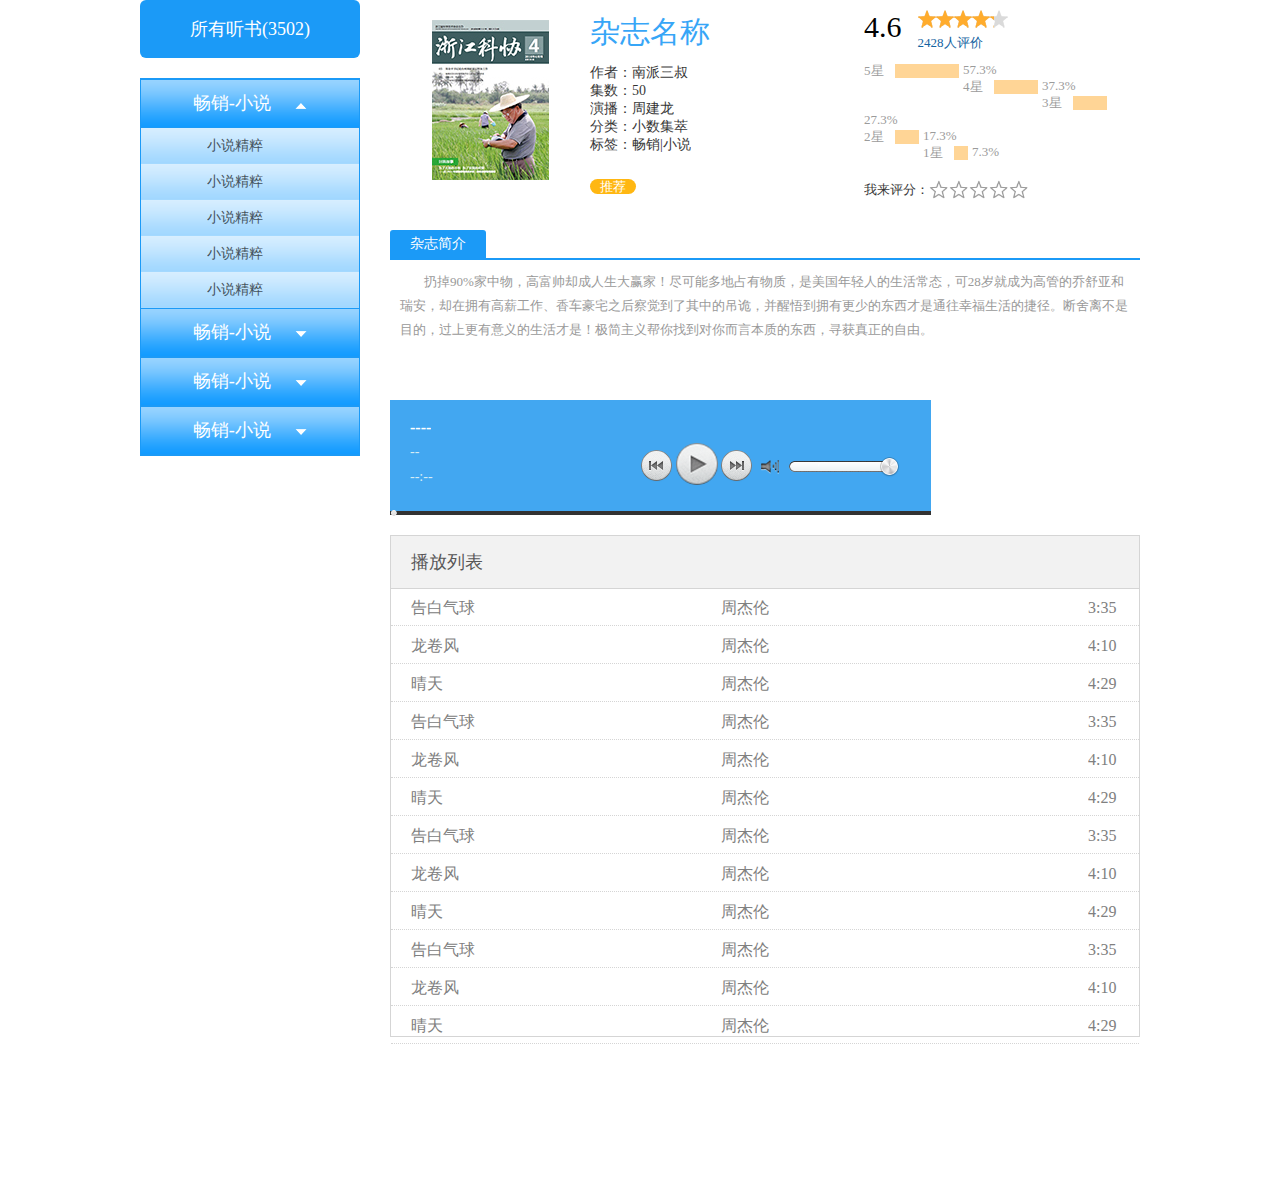
<file: guangbo/detail.html>
<!doctype html>
<html lang="en">

<head>
    <meta charset="UTF-8">
    <title>科普书籍</title>
    <link rel="stylesheet" href="../css/shuji.css">
    <link rel="stylesheet" href="../css/play.css">
</head>

<body>
    <div class="main">
        <div class="wrap list_wrap guangbo">
            <div class="wrap_r">
                <div class="list_menu">
                    <div class="wrap_num">
                        所有听书(3502)
                    </div>
                    <div class="list_menu_list">
                        <div class="list_menu_item">
                            <div class="menu_title">
                                畅销-小说
                                <i class="title_icon up"></i>
                            </div>
                            <ul class="menu_drop">
                                <li class="menu_drop_item">
                                    <a href="####">小说精粹</a>
                                </li>
                                <li class="menu_drop_item">
                                    <a href="####">小说精粹</a>
                                </li>
                                <li class="menu_drop_item">
                                    <a href="####">小说精粹</a>
                                </li>
                                <li class="menu_drop_item">
                                    <a href="####">小说精粹</a>
                                </li>
                                <li class="menu_drop_item">
                                    <a href="####">小说精粹</a>
                                </li>
                            </ul>
                        </div>
                        <div class="list_menu_item">
                            <div class="menu_title">
                                畅销-小说
                                <i class="title_icon down"></i>
                            </div>
                            <ul class="menu_drop hidden">
                                <li class="menu_drop_item">
                                    <a href="####">小说精粹</a>
                                </li>
                                <li class="menu_drop_item">
                                    <a href="####">小说精粹</a>
                                </li>
                                <li class="menu_drop_item">
                                    <a href="####">小说精粹</a>
                                </li>
                                <li class="menu_drop_item">
                                    <a href="####">小说精粹</a>
                                </li>
                                <li class="menu_drop_item">
                                    <a href="####">小说精粹</a>
                                </li>
                            </ul>
                        </div>
                        <div class="list_menu_item">
                            <div class="menu_title">
                                畅销-小说
                                <i class="title_icon down"></i>
                            </div>
                            <ul class="menu_drop hidden">
                                <li class="menu_drop_item">
                                    <a href="####">小说精粹</a>
                                </li>
                                <li class="menu_drop_item">
                                    <a href="####">小说精粹</a>
                                </li>
                                <li class="menu_drop_item">
                                    <a href="####">小说精粹</a>
                                </li>
                                <li class="menu_drop_item">
                                    <a href="####">小说精粹</a>
                                </li>
                                <li class="menu_drop_item">
                                    <a href="####">小说精粹</a>
                                </li>
                            </ul>
                        </div>
                        <div class="list_menu_item">
                            <div class="menu_title">
                                畅销-小说
                                <i class="title_icon down"></i>
                            </div>
                            <ul class="menu_drop hidden">
                                <li class="menu_drop_item">
                                    <a href="####">小说精粹</a>
                                </li>
                                <li class="menu_drop_item">
                                    <a href="####">小说精粹</a>
                                </li>
                                <li class="menu_drop_item">
                                    <a href="####">小说精粹</a>
                                </li>
                                <li class="menu_drop_item">
                                    <a href="####">小说精粹</a>
                                </li>
                                <li class="menu_drop_item">
                                    <a href="####">小说精粹</a>
                                </li>
                            </ul>
                        </div>
                    </div>
                </div>
            </div>
            <div class="wrap_l detail_wrap ">
                <div class="wrap_block wrap_ltt">
                    <div class="book_img">
                        <div class="book_img_wrap"><img src="../img/qikan/2016-1.png" alt=""></div>
                    </div>
                    <div class="book_info_wrap">
                        <div class="book_name">杂志名称</div>
                        <div class="book_info">
                            <div class="book_base book_auther">作者：南派三叔</div>
                            <div class="book_base book_vol">集数：50</div>
                            <div class="book_base book_readpep">演播：周建龙</div>
                            <div class="book_base book_type">分类：小数集萃</div>
                            <div class="book_base book_tips">标签：畅销|小说</div>
                        </div>
                        <div class="book_ctrl">
                            <div class="ctrl_do ctrl_recom">
                                <a class="recom" href="####">推荐</a>
                            </div>
                        </div>
                        <div class="book_star">
                            <div class="book_star_num">
                                <div class="rate_num">4.6</div>
                                <div class="rate_star">
                                    <div class="book_star_wrap">
                                        <div class="book_real_star" style="width: 76px;"></div>
                                    </div>
                                    <div class="clr"></div>
                                    <div class="has_rate">2428人评价</div>
                                </div>
                            </div>
                            <div class="rate_item">
                                <span class="starstop">5星</span>
                                <div class="power" style="width: 64px;"></div>
                                <span class="rate_per">57.3%</span>
                            </div>
                            <div class="rate_item">
                                <span class="starstop">4星</span>
                                <div class="power" style="width: 44px;"></div>
                                <span class="rate_per">37.3%</span>
                            </div>
                            <div class="rate_item">
                                <span class="starstop">3星</span>
                                <div class="power" style="width: 34px;"></div>
                                <span class="rate_per">27.3%</span>
                            </div>
                            <div class="rate_item">
                                <span class="starstop">2星</span>
                                <div class="power" style="width: 24px;"></div>
                                <span class="rate_per">17.3%</span>
                            </div>
                            <div class="rate_item">
                                <span class="starstop">1星</span>
                                <div class="power" style="width: 14px;"></div>
                                <span class="rate_per">7.3%</span>
                            </div>
                            <div class="ctrl_rate">
                                <span>我来评分：</span>
                                <div class="rate_list">
                                    <a class="rate_hover" id="rate_0" href="####"><img src="../img/star_hover.png" alt=""></a>
                                    <a class="rate_hover" id="rate_1" href="####"><img src="../img/star_hover.png" alt=""></a>
                                    <a class="rate_hover" id="rate_2" href="####"><img src="../img/star_hover.png" alt=""></a>
                                    <a class="rate_hover" id="rate_3" href="####"><img src="../img/star_hover.png" alt=""></a>
                                    <a class="rate_hover" id="rate_4" href="####"><img src="../img/star_hover.png" alt=""></a>
                                </div>
                            </div>
                        </div>
                    </div>
                </div>
                <div class="wrap_block wrap_lt">
                    <div class="wrap_title">
                        <div class="title_lbl">杂志简介</div>
                    </div>
                    <div class="wrap_content book_des">
                        <p>扔掉90%家中物，高富帅却成人生大赢家！尽可能多地占有物质，是美国年轻人的生活常态，可28岁就成为高管的乔舒亚和瑞安，却在拥有高薪工作、香车豪宅之后察觉到了其中的吊诡，并醒悟到拥有更少的东西才是通往幸福生活的捷径。断舍离不是目的，过上更有意义的生活才是！极简主义帮你找到对你而言本质的东西，寻获真正的自由。</p>
                    </div>
                </div>
                <div class="player_wrap">
                    <audio></audio>
                    <div class="m_player">
                        <!-- 主体 -->
                        <div class="m_player_dock">
                            <!-- 歌曲信息 -->
                            <div class="music_icon">
                                <div class="music_info_main">
                                    <p class="music_name">
                                        <span>----</span>
                                    </p>
                                    <p class="singer_name">--</p>
                                    <p class="play_date">--:--</p>
                                </div>
                            </div>
                            <!-- 暂停 上一首 下一首 -->
                            <div class="bar_op">
                                <strong class="prev_bt" title="上一首"></strong>
                                <strong class="play_bt" title="播放"></strong>
                                <strong class="next_bt" title="下一首"></strong>
                                <strong class="cycle_bt" id="btnplayway" title="列表循环"></strong>
                                <p class="volume" title="音量调节">
                                    <span class="volume_icon" title="设置为静音"></span>
                                    <span class="volume_regulate">
                                    <span class="volume_bar"></span>
                                    <span class="volume_op"></span>
                                    </span>
                                </p>
                            </div>
                            <p class="playbar_cp_select">
                                <strong class="ordered_bt" title="顺序播放"></strong>
                                <strong class="unordered_bt" title="随机播放"></strong>
                                <strong class="cycle_single_bt" title="单曲循环"></strong>
                                <strong class="cycle_bt" title="列表循环"></strong>
                            </p>
                            <p class="play_bar">
                                <span class="play_bg_bar"></span>
                                <span class="download_bar"></span>
                                <span class="play_current_bar"></span>
                                <span class="progress_op"></span>
                            </p>
                            <div class="time_show">
                                <p id="time_show">--:--</p>
                                <span class="icon_arrow_foot">
                                    <i class="foot_border"></i>
                                    <i class="foot_arrow"></i>
                                </span>
                            </div>
                        </div>
                        <!-- 隐藏显示按钮 -->
                        <button type="button" class="folded_bt"></button>
                        <!-- 歌曲列表 -->
                        <div class="play_list_frame">
                            <div class="play_list_title">
                                <ul>
                                    <li class="current"><a href="javascript:;">播放列表</a><i></i></li>
                                </ul>
                                <storng class="close_list"></storng>
                            </div>
                            <div class="play_list">
                                <div class="play_list_main">
                                    <div class="single_list">
                                        <ul></ul>
                                    </div>
                                </div>
                            </div>
                        </div>
                        <!-- 打开隐藏歌曲列表-->
                    </div>
                </div>
                <div class="clr"></div>
            </div>
        </div>
        <script src="../js/jquery.js"></script>
        <script src="../js/main.js"></script>
            <script src="../js/play.js"></script>
</body>

</html>
</file>
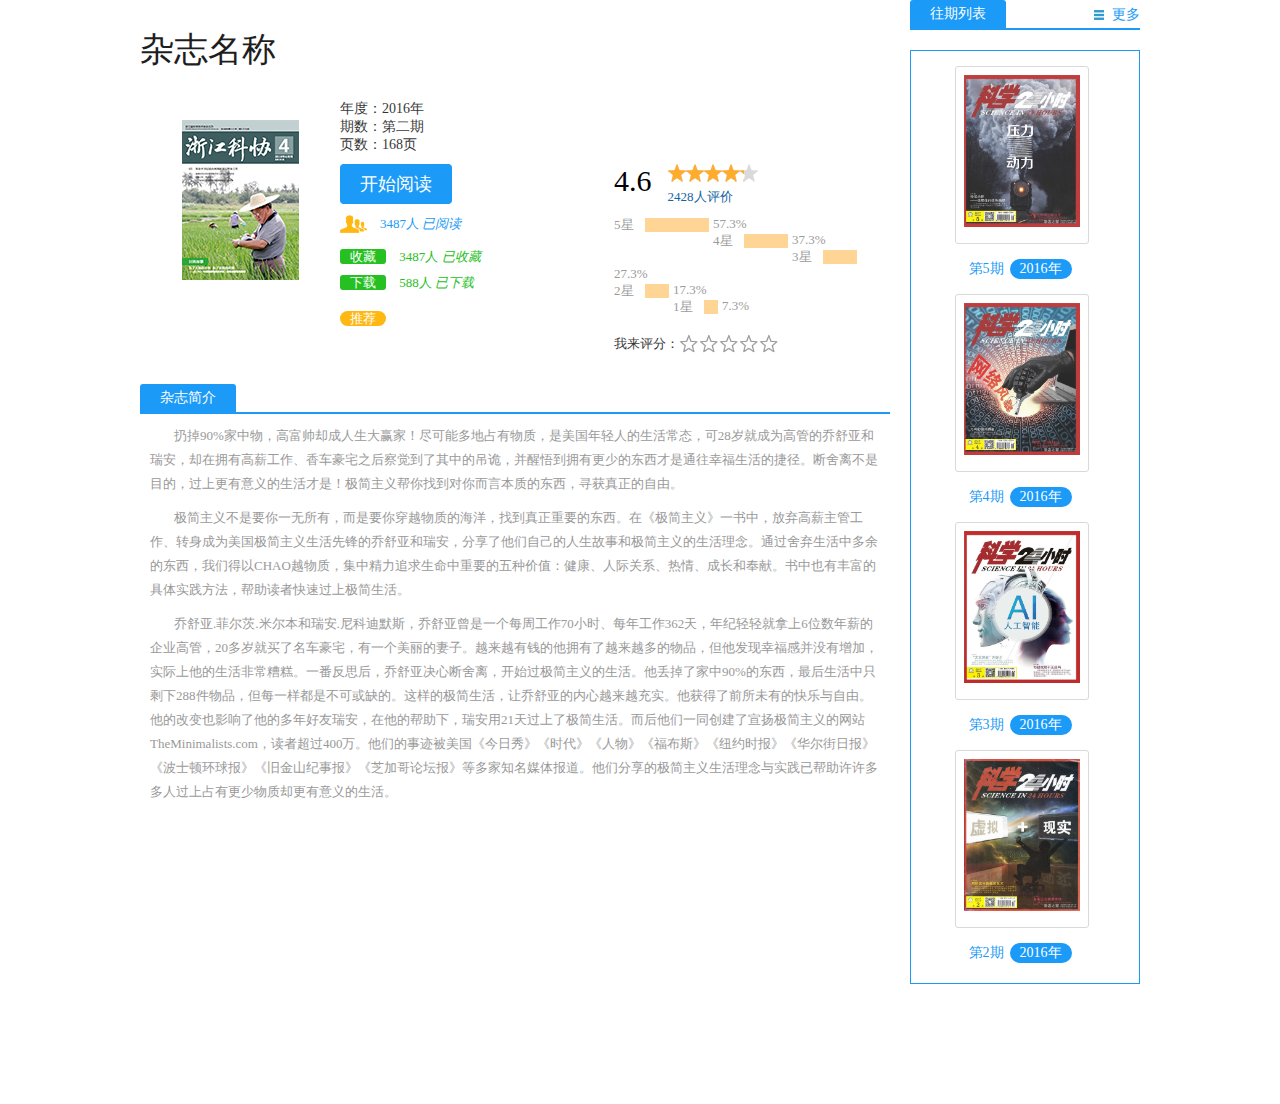
<file: qikan/detail.html>
<!doctype html>
<html lang="en">

<head>
    <meta charset="UTF-8">
    <title>科普书籍</title>
    <link rel="stylesheet" href="../css/shuji.css">
</head>

<body>
    <div class="main">
        <div class="wrap detail_wrap">
            <div class="wrap_l">
                <div class="wrap_block wrap_ltt">
                    <div class="book_name">杂志名称</div>
                    <div class="book_img">
                        <div class="book_img_wrap"><img src="../img/qikan/2016-1.png" alt=""></div>
                    </div>
                    <div class="book_info_wrap">
                        <div class="book_info">
                            <div class="book_base book_year">年度：2016年</div>
                            <div class="book_base book_time">期数：第二期</div>
                            <div class="book_base book_page">页数：168页</div>
                        </div>
                        <div class="book_ctrl">
                            <a href="####" class="btn read_btn">开始阅读</a>
                            <div class="has_read">3487人 <i>已阅读</i></div>
                            <div class="ctrl_do ctrl_fav">
                                <a class="fav" href="####">收藏</a>
                                <span class="has_fav">3487人 <i>已收藏</i></span>
                            </div>
                            <div class="ctrl_do ctrl_download">
                                <a class="fav" href="####">下载</a>
                                <span class="has_download">588人 <i>已下载</i></span>
                            </div>
                            <div class="ctrl_do ctrl_recom">
                                <a class="recom" href="####">推荐</a>
                            </div>
                        </div>
                        <div class="book_star">
                            <div class="book_star_num">
                                <div class="rate_num">4.6</div>
                                <div class="rate_star">
                                    <div class="book_star_wrap">
                                        <div class="book_real_star" style="width: 76px;"></div>
                                    </div>
                                    <div class="clr"></div>
                                    <div class="has_rate">2428人评价</div>
                                </div>
                            </div>
                            <div class="rate_item">
                                <span class="starstop">5星</span>
                                <div class="power" style="width: 64px;"></div>
                                <span class="rate_per">57.3%</span>
                            </div>
                            <div class="rate_item">
                                <span class="starstop">4星</span>
                                <div class="power" style="width: 44px;"></div>
                                <span class="rate_per">37.3%</span>
                            </div>
                            <div class="rate_item">
                                <span class="starstop">3星</span>
                                <div class="power" style="width: 34px;"></div>
                                <span class="rate_per">27.3%</span>
                            </div>
                            <div class="rate_item">
                                <span class="starstop">2星</span>
                                <div class="power" style="width: 24px;"></div>
                                <span class="rate_per">17.3%</span>
                            </div>
                            <div class="rate_item">
                                <span class="starstop">1星</span>
                                <div class="power" style="width: 14px;"></div>
                                <span class="rate_per">7.3%</span>
                            </div>
                            <div class="ctrl_rate">
                                <span>我来评分：</span>
                                <div class="rate_list">
                                    <a class="rate_hover" id="rate_0" href="####"><img src="../img/star_hover.png" alt=""></a>
                                    <a class="rate_hover" id="rate_1" href="####"><img src="../img/star_hover.png" alt=""></a>
                                    <a class="rate_hover" id="rate_2" href="####"><img src="../img/star_hover.png" alt=""></a>
                                    <a class="rate_hover" id="rate_3" href="####"><img src="../img/star_hover.png" alt=""></a>
                                    <a class="rate_hover" id="rate_4" href="####"><img src="../img/star_hover.png" alt=""></a>
                                </div>
                            </div>
                        </div>
                    </div>
                </div>
                <div class="wrap_block wrap_lt">
                    <div class="wrap_title">
                        <div class="title_lbl">杂志简介</div>
                    </div>
                    <div class="wrap_content book_des">
                        <p>扔掉90%家中物，高富帅却成人生大赢家！尽可能多地占有物质，是美国年轻人的生活常态，可28岁就成为高管的乔舒亚和瑞安，却在拥有高薪工作、香车豪宅之后察觉到了其中的吊诡，并醒悟到拥有更少的东西才是通往幸福生活的捷径。断舍离不是目的，过上更有意义的生活才是！极简主义帮你找到对你而言本质的东西，寻获真正的自由。</p>
                        <p>极简主义不是要你一无所有，而是要你穿越物质的海洋，找到真正重要的东西。在《极简主义》一书中，放弃高薪主管工作、转身成为美国极简主义生活先锋的乔舒亚和瑞安，分享了他们自己的人生故事和极简主义的生活理念。通过舍弃生活中多余的东西，我们得以CHAO越物质，集中精力追求生命中重要的五种价值：健康、人际关系、热情、成长和奉献。书中也有丰富的具体实践方法，帮助读者快速过上极简生活。 </p>
                        <p>乔舒亚.菲尔茨.米尔本和瑞安.尼科迪默斯，乔舒亚曾是一个每周工作70小时、每年工作362天，年纪轻轻就拿上6位数年薪的企业高管，20多岁就买了名车豪宅，有一个美丽的妻子。越来越有钱的他拥有了越来越多的物品，但他发现幸福感并没有增加，实际上他的生活非常糟糕。一番反思后，乔舒亚决心断舍离，开始过极简主义的生活。他丢掉了家中90%的东西，最后生活中只剩下288件物品，但每一样都是不可或缺的。这样的极简生活，让乔舒亚的内心越来越充实。他获得了前所未有的快乐与自由。他的改变也影响了他的多年好友瑞安，在他的帮助下，瑞安用21天过上了极简生活。而后他们一同创建了宣扬极简主义的网站TheMinimalists.com，读者超过400万。他们的事迹被美国《今日秀》《时代》《人物》《福布斯》《纽约时报》《华尔街日报》《波士顿环球报》《旧金山纪事报》《芝加哥论坛报》等多家知名媒体报道。他们分享的极简主义生活理念与实践已帮助许许多多人过上占有更少物质却更有意义的生活。</p>
                    </div>
                </div>
            </div>
            <div class="wrap_r qikan qikan_his">
                <div class="wrap_r_wrap">
                    <div class="wrap_title">
                        <div class="title_lbl">往期列表</div>
                        <a class="more" href="####">更多</a>
                    </div>
                    <div class="wrap_content book">
                        <ul class="tab_content">
                            <li>
                                <div class="p_img">
                                    <i class="p_tip"></i>
                                    <div class="i_img">
                                        <a href="####" title="2016-5" target="_blank">
                                            <img src="../img/qikan/kx-5.jpg" alt="">
                                        </a>
                                    </div>
                                </div>
                                <div class="p_name">
                                    <a href="####" title="2016-5" target="_blank">第5期<span class="year">2016年</span></a>
                                </div>
                            </li>
                            <li>
                                <div class="p_img">
                                    <i class="p_tip"></i>
                                    <div class="i_img">
                                        <a href="####" title="2016-4" target="_blank">
                                            <img src="../img/qikan/kx-4.jpg" alt="">
                                        </a>
                                    </div>
                                </div>
                                <div class="p_name">
                                    <a href="####" title="2016-4" target="_blank">第4期<span class="year">2016年</span></a>
                                </div>
                            </li>
                            <li>
                                <div class="p_img">
                                    <i class="p_tip"></i>
                                    <div class="i_img">
                                        <a href="####" title="2016-3" target="_blank">
                                            <img src="../img/qikan/kx-3.jpg" alt="">
                                        </a>
                                    </div>
                                </div>
                                <div class="p_name">
                                    <a href="####" title="2016-3" target="_blank">第3期<span class="year">2016年</span></a>
                                </div>
                            </li>
                            <li>
                                <div class="p_img">
                                    <i class="p_tip"></i>
                                    <div class="i_img">
                                        <a href="####" title="2016-2" target="_blank">
                                            <img src="../img/qikan/kx-2.jpg" alt="">
                                        </a>
                                    </div>
                                </div>
                                <div class="p_name">
                                    <a href="####" title="2016-2" target="_blank">第2期<span class="year">2016年</span></a>
                                </div>
                            </li>
                        </ul>
                    </div>
                </div>
            </div>
            <div class="clr"></div>
        </div>
    </div>
    <script src="../js/jquery.js"></script>
    <script src="../js/main.js"></script>
</body>

</html>
</file>
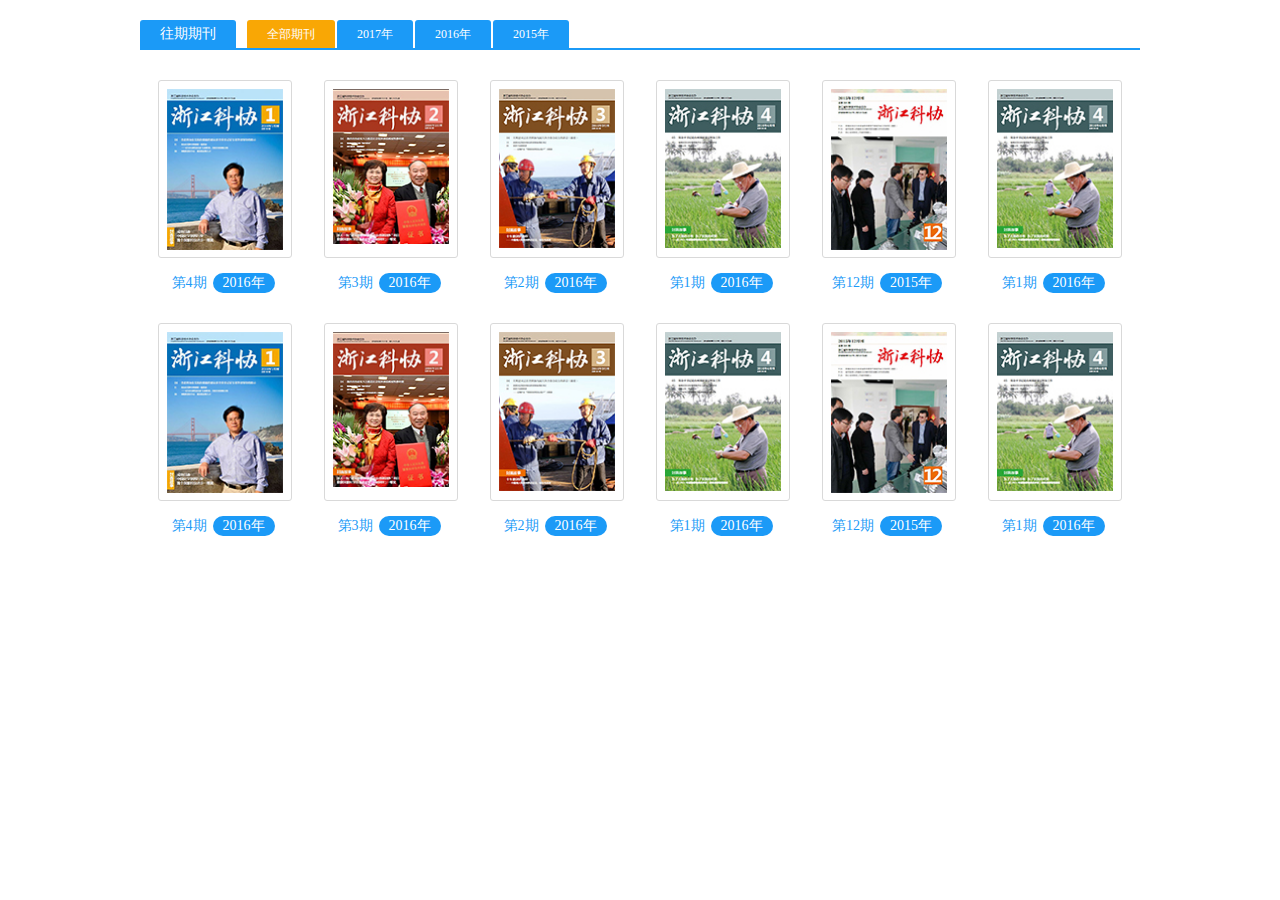
<file: qikan/history.html>
<!doctype html>
<html lang="en">

<head>
    <meta charset="UTF-8">
    <title>科普期刊</title>
    <link rel="stylesheet" href="../css/shuji.css">
</head>

<body>
    <div class="main">
        <div class="wrap qikan history">
            <div class="wrap_b">
                <div class="wrap_block">
                    <div class="wrap_title">
                        <div class="title_lbl">往期期刊</div>
                        <ul class="title_list">
                            <li class="title_list_item active"><a href="####">全部期刊</a></li>
                            <li class="title_list_item"><a href="####">2017年</a></li>
                            <li class="title_list_item"><a href="####">2016年</a></li>
                            <li class="title_list_item"><a href="####">2015年</a></li>
                        </ul>
                    </div>
                    <div class="wrap_content book">
                        <ul class="tab_content">
                            <li>
                                <div class="p_img">
                                    <i class="p_tip"></i>
                                    <div class="i_img">
                                        <a href="####" title="2016-4" target="_blank">
                                            <img src="../img/qikan/2016-4.png" alt="">
                                        </a>
                                    </div>
                                </div>
                                <div class="p_name">
                                    <a href="####" title="2016-4" target="_blank">第4期<span class="year">2016年</span></a>
                                </div>
                            </li>
                            <li>
                                <div class="p_img">
                                    <i class="p_tip"></i>
                                    <div class="i_img">
                                        <a href="####" title="2016-3" target="_blank">
                                            <img src="../img/qikan/2016-3.png" alt="">
                                        </a>
                                    </div>
                                </div>
                                <div class="p_name">
                                    <a href="####" title="2016-3" target="_blank">第3期<span class="year">2016年</span></a>
                                </div>
                            </li>
                            <li>
                                <div class="p_img">
                                    <i class="p_tip"></i>
                                    <div class="i_img">
                                        <a href="####" title="2016-2" target="_blank">
                                            <img src="../img/qikan/2016-2.png" alt="">
                                        </a>
                                    </div>
                                </div>
                                <div class="p_name">
                                    <a href="####" title="2016-2" target="_blank">第2期<span class="year">2016年</span></a>
                                </div>
                            </li>
                            <li>
                                <div class="p_img">
                                    <i class="p_tip"></i>
                                    <div class="i_img">
                                        <a href="####" title="2016-1" target="_blank">
                                            <img src="../img/qikan/2016-1.png" alt="">
                                        </a>
                                    </div>
                                </div>
                                <div class="p_name">
                                    <a href="####" title="2016-1" target="_blank">第1期<span class="year">2016年</span></a>
                                </div>
                            </li>
                            <li>
                                <div class="p_img">
                                    <i class="p_tip"></i>
                                    <div class="i_img">
                                        <a href="####" title="2015-12" target="_blank">
                                            <img src="../img/qikan/2015-12.png" alt="">
                                        </a>
                                    </div>
                                </div>
                                <div class="p_name">
                                    <a href="####" title="2015-12" target="_blank">第12期<span class="year">2015年</span></a>
                                </div>
                            </li>
                            <li>
                                <div class="p_img">
                                    <i class="p_tip"></i>
                                    <div class="i_img">
                                        <a href="####" title="2016-1" target="_blank">
                                            <img src="../img/qikan/2016-1.png" alt="">
                                        </a>
                                    </div>
                                </div>
                                <div class="p_name">
                                    <a href="####" title="2016-1" target="_blank">第1期<span class="year">2016年</span></a>
                                </div>
                            </li>
                            <li>
                                <div class="p_img">
                                    <i class="p_tip"></i>
                                    <div class="i_img">
                                        <a href="####" title="2016-4" target="_blank">
                                            <img src="../img/qikan/2016-4.png" alt="">
                                        </a>
                                    </div>
                                </div>
                                <div class="p_name">
                                    <a href="####" title="2016-4" target="_blank">第4期<span class="year">2016年</span></a>
                                </div>
                            </li>
                            <li>
                                <div class="p_img">
                                    <i class="p_tip"></i>
                                    <div class="i_img">
                                        <a href="####" title="2016-3" target="_blank">
                                            <img src="../img/qikan/2016-3.png" alt="">
                                        </a>
                                    </div>
                                </div>
                                <div class="p_name">
                                    <a href="####" title="2016-3" target="_blank">第3期<span class="year">2016年</span></a>
                                </div>
                            </li>
                            <li>
                                <div class="p_img">
                                    <i class="p_tip"></i>
                                    <div class="i_img">
                                        <a href="####" title="2016-2" target="_blank">
                                            <img src="../img/qikan/2016-2.png" alt="">
                                        </a>
                                    </div>
                                </div>
                                <div class="p_name">
                                    <a href="####" title="2016-2" target="_blank">第2期<span class="year">2016年</span></a>
                                </div>
                            </li>
                            <li>
                                <div class="p_img">
                                    <i class="p_tip"></i>
                                    <div class="i_img">
                                        <a href="####" title="2016-1" target="_blank">
                                            <img src="../img/qikan/2016-1.png" alt="">
                                        </a>
                                    </div>
                                </div>
                                <div class="p_name">
                                    <a href="####" title="2016-1" target="_blank">第1期<span class="year">2016年</span></a>
                                </div>
                            </li>
                            <li>
                                <div class="p_img">
                                    <i class="p_tip"></i>
                                    <div class="i_img">
                                        <a href="####" title="2015-12" target="_blank">
                                            <img src="../img/qikan/2015-12.png" alt="">
                                        </a>
                                    </div>
                                </div>
                                <div class="p_name">
                                    <a href="####" title="2015-12" target="_blank">第12期<span class="year">2015年</span></a>
                                </div>
                            </li>
                            <li>
                                <div class="p_img">
                                    <i class="p_tip"></i>
                                    <div class="i_img">
                                        <a href="####" title="2016-1" target="_blank">
                                            <img src="../img/qikan/2016-1.png" alt="">
                                        </a>
                                    </div>
                                </div>
                                <div class="p_name">
                                    <a href="####" title="2016-1" target="_blank">第1期<span class="year">2016年</span></a>
                                </div>
                            </li>
                        </ul>
                    </div>
                </div>
            </div>
        </div>
    </div>
</body>

</html>
</file>
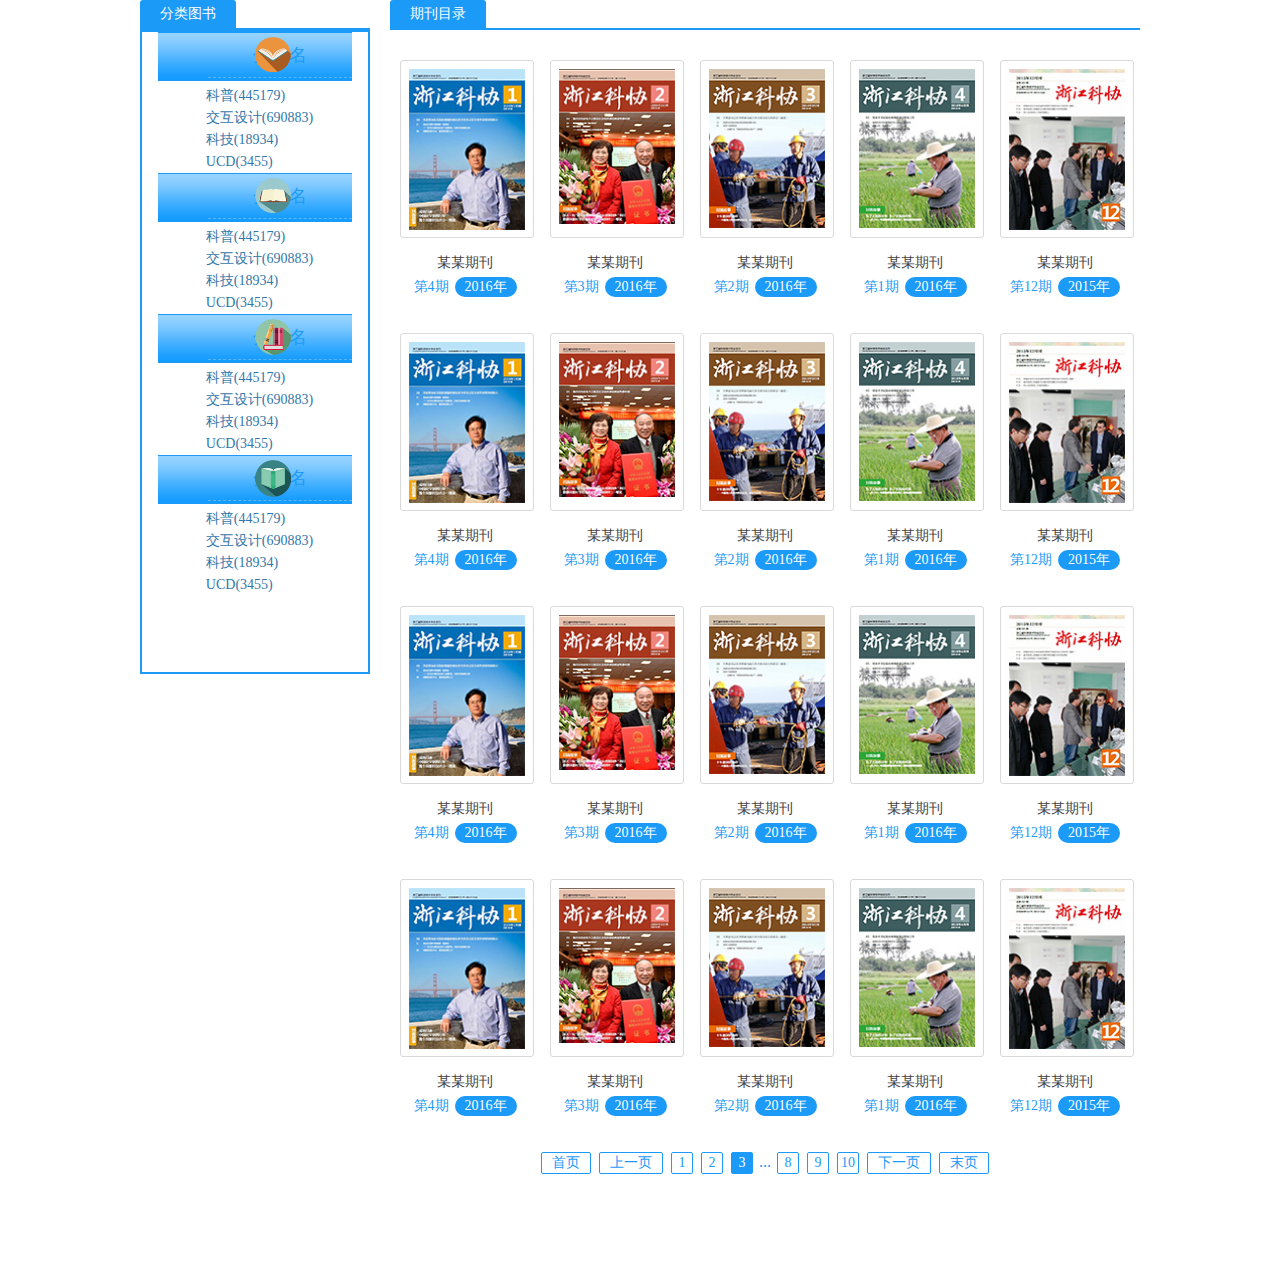
<file: qikan/list.html>
<!doctype html>
<html lang="en">

<head>
    <meta charset="UTF-8">
    <title>科普书籍</title>
    <link rel="stylesheet" href="../css/shuji.css">
</head>

<body>
    <div class="main">
        <div class="wrap list_wrap">
            <div class="wrap_r">
                <div class="wrap_title">
                    <div class="title_lbl">分类图书</div>
                </div>
                <div class="wrap_content">
                    <ul class="book_good list_menu">
                        <li>
                            <div class="menu_title">
                                <img src="../img/icon_1.png" alt="">
                                <span class="menu_name">分类名</span>
                            </div>
                            <a href="####" class="menu_item">科普<span class="item_count">(445179)</span></a>
                            <a href="####" class="menu_item">交互设计<span class="item_count">(690883)</span></a>
                            <a href="####" class="menu_item">科技<span class="item_count">(18934)</span></a>
                            <a href="####" class="menu_item">UCD<span class="item_count">(3455)</span></a>
                        </li>
                        <li>
                            <div class="menu_title">
                                <img src="../img/icon_2.png" alt="">
                                <span class="menu_name">分类名</span>
                            </div>
                            <a href="####" class="menu_item">科普<span class="item_count">(445179)</span></a>
                            <a href="####" class="menu_item">交互设计<span class="item_count">(690883)</span></a>
                            <a href="####" class="menu_item">科技<span class="item_count">(18934)</span></a>
                            <a href="####" class="menu_item">UCD<span class="item_count">(3455)</span></a>
                        </li>
                        <li>
                            <div class="menu_title">
                                <img src="../img/icon_3.png" alt="">
                                <span class="menu_name">分类名</span>
                            </div>
                            <a href="####" class="menu_item">科普<span class="item_count">(445179)</span></a>
                            <a href="####" class="menu_item">交互设计<span class="item_count">(690883)</span></a>
                            <a href="####" class="menu_item">科技<span class="item_count">(18934)</span></a>
                            <a href="####" class="menu_item">UCD<span class="item_count">(3455)</span></a>
                        </li>
                        <li>
                            <div class="menu_title">
                                <img src="../img/icon_4.png" alt="">
                                <span class="menu_name">分类名</span>
                            </div>
                            <a href="####" class="menu_item">科普<span class="item_count">(445179)</span></a>
                            <a href="####" class="menu_item">交互设计<span class="item_count">(690883)</span></a>
                            <a href="####" class="menu_item">科技<span class="item_count">(18934)</span></a>
                            <a href="####" class="menu_item">UCD<span class="item_count">(3455)</span></a>
                        </li>
                    </ul>
                </div>
            </div>
            <div class="wrap_l qikan qikanlist">
                <div class="wrap_title">
                    <div class="title_lbl">期刊目录</div>
                </div>
                <div class="book">
                    <ul class="tab_content">
                        <li>
                            <div class="p_img">
                                <i class="p_tip"></i>
                                <div class="i_img">
                                    <a href="####" title="2016-4" target="_blank">
                                        <img src="../img/qikan/2016-4.png" alt="">
                                    </a>
                                </div>
                            </div>
                            <div class="p_name">
                                <span class="qikan_name">某某期刊</span>
                                <a href="####" title="2016-4" target="_blank">第4期<span class="year">2016年</span></a>
                            </div>
                        </li>
                        <li>
                            <div class="p_img">
                                <i class="p_tip"></i>
                                <div class="i_img">
                                    <a href="####" title="2016-3" target="_blank">
                                        <img src="../img/qikan/2016-3.png" alt="">
                                    </a>
                                </div>
                            </div>
                            <div class="p_name">
                            <span class="qikan_name">某某期刊</span>
                                <a href="####" title="2016-3" target="_blank">第3期<span class="year">2016年</span></a>
                            </div>
                        </li>
                        <li>
                            <div class="p_img">
                                <i class="p_tip"></i>
                                <div class="i_img">
                                    <a href="####" title="2016-2" target="_blank">
                                        <img src="../img/qikan/2016-2.png" alt="">
                                    </a>
                                </div>
                            </div>
                            <div class="p_name">
                            <span class="qikan_name">某某期刊</span>
                                <a href="####" title="2016-2" target="_blank">第2期<span class="year">2016年</span></a>
                            </div>
                        </li>
                        <li>
                            <div class="p_img">
                                <i class="p_tip"></i>
                                <div class="i_img">
                                    <a href="####" title="2016-1" target="_blank">
                                        <img src="../img/qikan/2016-1.png" alt="">
                                    </a>
                                </div>
                            </div>
                            <div class="p_name">
                            <span class="qikan_name">某某期刊</span>
                                <a href="####" title="2016-1" target="_blank">第1期<span class="year">2016年</span></a>
                            </div>
                        </li>
                        <li>
                            <div class="p_img">
                                <i class="p_tip"></i>
                                <div class="i_img">
                                    <a href="####" title="2015-12" target="_blank">
                                        <img src="../img/qikan/2015-12.png" alt="">
                                    </a>
                                </div>
                            </div>
                            <div class="p_name">
                            <span class="qikan_name">某某期刊</span>
                                <a href="####" title="2015-12" target="_blank">第12期<span class="year">2015年</span></a>
                            </div>
                        </li>
                        <li>
                            <div class="p_img">
                                <i class="p_tip"></i>
                                <div class="i_img">
                                    <a href="####" title="2016-4" target="_blank">
                                        <img src="../img/qikan/2016-4.png" alt="">
                                    </a>
                                </div>
                            </div>
                            <div class="p_name">
                                <span class="qikan_name">某某期刊</span>
                                <a href="####" title="2016-4" target="_blank">第4期<span class="year">2016年</span></a>
                            </div>
                        </li>
                        <li>
                            <div class="p_img">
                                <i class="p_tip"></i>
                                <div class="i_img">
                                    <a href="####" title="2016-3" target="_blank">
                                        <img src="../img/qikan/2016-3.png" alt="">
                                    </a>
                                </div>
                            </div>
                            <div class="p_name">
                            <span class="qikan_name">某某期刊</span>
                                <a href="####" title="2016-3" target="_blank">第3期<span class="year">2016年</span></a>
                            </div>
                        </li>
                        <li>
                            <div class="p_img">
                                <i class="p_tip"></i>
                                <div class="i_img">
                                    <a href="####" title="2016-2" target="_blank">
                                        <img src="../img/qikan/2016-2.png" alt="">
                                    </a>
                                </div>
                            </div>
                            <div class="p_name">
                            <span class="qikan_name">某某期刊</span>
                                <a href="####" title="2016-2" target="_blank">第2期<span class="year">2016年</span></a>
                            </div>
                        </li>
                        <li>
                            <div class="p_img">
                                <i class="p_tip"></i>
                                <div class="i_img">
                                    <a href="####" title="2016-1" target="_blank">
                                        <img src="../img/qikan/2016-1.png" alt="">
                                    </a>
                                </div>
                            </div>
                            <div class="p_name">
                            <span class="qikan_name">某某期刊</span>
                                <a href="####" title="2016-1" target="_blank">第1期<span class="year">2016年</span></a>
                            </div>
                        </li>
                        <li>
                            <div class="p_img">
                                <i class="p_tip"></i>
                                <div class="i_img">
                                    <a href="####" title="2015-12" target="_blank">
                                        <img src="../img/qikan/2015-12.png" alt="">
                                    </a>
                                </div>
                            </div>
                            <div class="p_name">
                            <span class="qikan_name">某某期刊</span>
                                <a href="####" title="2015-12" target="_blank">第12期<span class="year">2015年</span></a>
                            </div>
                        </li>
                        <li>
                            <div class="p_img">
                                <i class="p_tip"></i>
                                <div class="i_img">
                                    <a href="####" title="2016-4" target="_blank">
                                        <img src="../img/qikan/2016-4.png" alt="">
                                    </a>
                                </div>
                            </div>
                            <div class="p_name">
                                <span class="qikan_name">某某期刊</span>
                                <a href="####" title="2016-4" target="_blank">第4期<span class="year">2016年</span></a>
                            </div>
                        </li>
                        <li>
                            <div class="p_img">
                                <i class="p_tip"></i>
                                <div class="i_img">
                                    <a href="####" title="2016-3" target="_blank">
                                        <img src="../img/qikan/2016-3.png" alt="">
                                    </a>
                                </div>
                            </div>
                            <div class="p_name">
                            <span class="qikan_name">某某期刊</span>
                                <a href="####" title="2016-3" target="_blank">第3期<span class="year">2016年</span></a>
                            </div>
                        </li>
                        <li>
                            <div class="p_img">
                                <i class="p_tip"></i>
                                <div class="i_img">
                                    <a href="####" title="2016-2" target="_blank">
                                        <img src="../img/qikan/2016-2.png" alt="">
                                    </a>
                                </div>
                            </div>
                            <div class="p_name">
                            <span class="qikan_name">某某期刊</span>
                                <a href="####" title="2016-2" target="_blank">第2期<span class="year">2016年</span></a>
                            </div>
                        </li>
                        <li>
                            <div class="p_img">
                                <i class="p_tip"></i>
                                <div class="i_img">
                                    <a href="####" title="2016-1" target="_blank">
                                        <img src="../img/qikan/2016-1.png" alt="">
                                    </a>
                                </div>
                            </div>
                            <div class="p_name">
                            <span class="qikan_name">某某期刊</span>
                                <a href="####" title="2016-1" target="_blank">第1期<span class="year">2016年</span></a>
                            </div>
                        </li>
                        <li>
                            <div class="p_img">
                                <i class="p_tip"></i>
                                <div class="i_img">
                                    <a href="####" title="2015-12" target="_blank">
                                        <img src="../img/qikan/2015-12.png" alt="">
                                    </a>
                                </div>
                            </div>
                            <div class="p_name">
                            <span class="qikan_name">某某期刊</span>
                                <a href="####" title="2015-12" target="_blank">第12期<span class="year">2015年</span></a>
                            </div>
                        </li>
                        <li>
                            <div class="p_img">
                                <i class="p_tip"></i>
                                <div class="i_img">
                                    <a href="####" title="2016-4" target="_blank">
                                        <img src="../img/qikan/2016-4.png" alt="">
                                    </a>
                                </div>
                            </div>
                            <div class="p_name">
                                <span class="qikan_name">某某期刊</span>
                                <a href="####" title="2016-4" target="_blank">第4期<span class="year">2016年</span></a>
                            </div>
                        </li>
                        <li>
                            <div class="p_img">
                                <i class="p_tip"></i>
                                <div class="i_img">
                                    <a href="####" title="2016-3" target="_blank">
                                        <img src="../img/qikan/2016-3.png" alt="">
                                    </a>
                                </div>
                            </div>
                            <div class="p_name">
                            <span class="qikan_name">某某期刊</span>
                                <a href="####" title="2016-3" target="_blank">第3期<span class="year">2016年</span></a>
                            </div>
                        </li>
                        <li>
                            <div class="p_img">
                                <i class="p_tip"></i>
                                <div class="i_img">
                                    <a href="####" title="2016-2" target="_blank">
                                        <img src="../img/qikan/2016-2.png" alt="">
                                    </a>
                                </div>
                            </div>
                            <div class="p_name">
                            <span class="qikan_name">某某期刊</span>
                                <a href="####" title="2016-2" target="_blank">第2期<span class="year">2016年</span></a>
                            </div>
                        </li>
                        <li>
                            <div class="p_img">
                                <i class="p_tip"></i>
                                <div class="i_img">
                                    <a href="####" title="2016-1" target="_blank">
                                        <img src="../img/qikan/2016-1.png" alt="">
                                    </a>
                                </div>
                            </div>
                            <div class="p_name">
                            <span class="qikan_name">某某期刊</span>
                                <a href="####" title="2016-1" target="_blank">第1期<span class="year">2016年</span></a>
                            </div>
                        </li>
                        <li>
                            <div class="p_img">
                                <i class="p_tip"></i>
                                <div class="i_img">
                                    <a href="####" title="2015-12" target="_blank">
                                        <img src="../img/qikan/2015-12.png" alt="">
                                    </a>
                                </div>
                            </div>
                            <div class="p_name">
                            <span class="qikan_name">某某期刊</span>
                                <a href="####" title="2015-12" target="_blank">第12期<span class="year">2015年</span></a>
                            </div>
                        </li>
                    </ul>
                </div>
                <div class="page_wrap">
                    <a class="page_ctrl" href="####">首页</a>
                    <a class="page_ctrl" href="####">上一页</a>
                    <a class="page_ctrl page_num" href="####">1</a>
                    <a class="page_ctrl page_num" href="####">2</a>
                    <a class="page_ctrl page_num cur" href="####">3</a>
                    ...
                    <a class="page_ctrl page_num" href="####">8</a>
                    <a class="page_ctrl page_num" href="####">9</a>
                    <a class="page_ctrl page_num" href="####">10</a>
                    <a class="page_ctrl" href="####">下一页</a>
                    <a class="page_ctrl" href="####">末页</a>
                </div>
            </div>
            <div class="clr"></div>
        </div>
    </div>
</body>

</html>
</file>
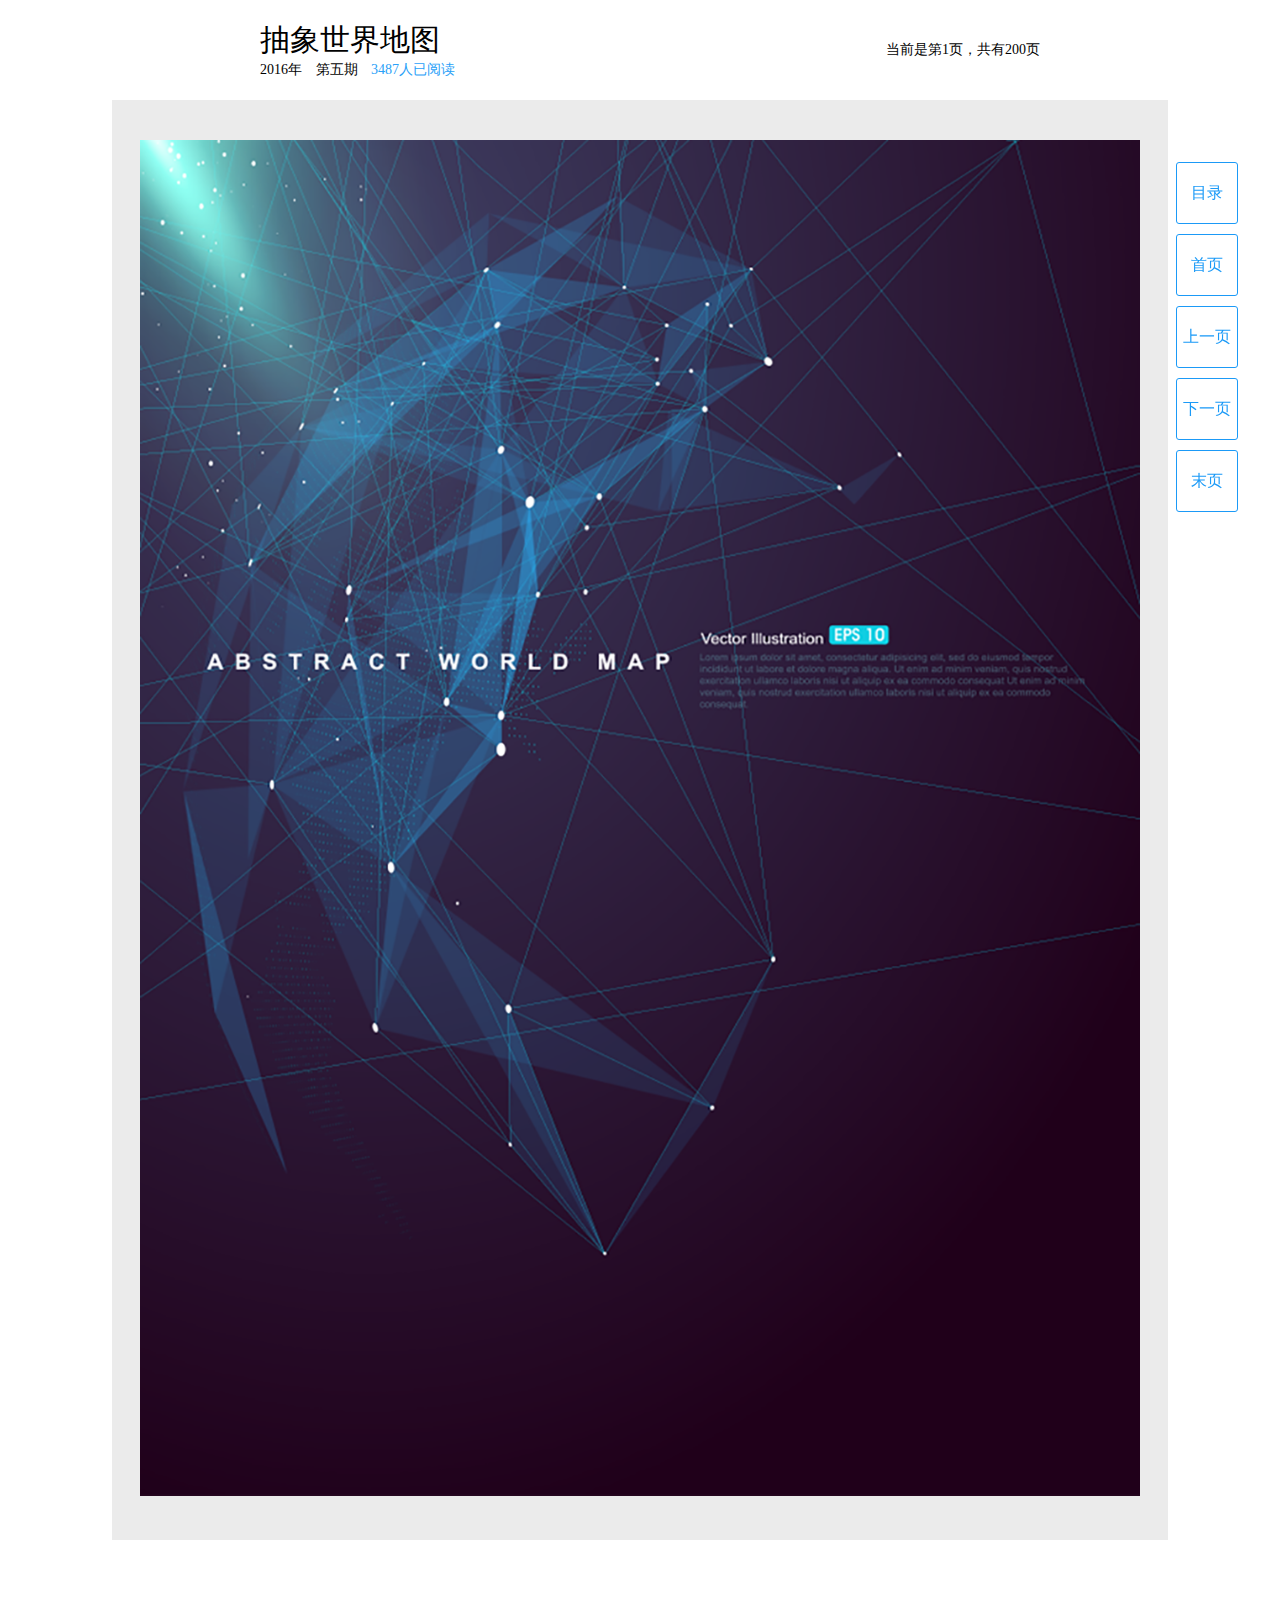
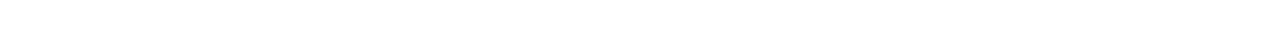
<file: qikan/play.html>
<!doctype html>
<html lang="en">

<head>
    <meta charset="UTF-8">
    <title>科普书籍</title>
    <link rel="stylesheet" href="../css/bookblock.css">
    <link rel="stylesheet" href="../css/shuji.css">
    <script src="../js/modernizr.js"></script>
</head>

<body>
    <div class="main">
        <div class="qikan_play play_wrap">
            <div class="play_top">
                <div class="play_name">
                    <div class="play_qikan_name">抽象世界地图</div>
                    <div class="play_qikan_info">
                        <span class="qikan_year">2016年</span>
                        <span class="qikan_time">第五期</span>
                        <span class="qikan_read">3487人已阅读</span>
                    </div>
                </div>
                <div class="play_page">当前是第<span class="cur_page">1</span>页，共有<span class="all_page">200</span>页</div>
            </div>
            <div class="play_content">
                <div id="bb-bookblock" class="bb-bookblock">
                    <div class="bb-item">
                        <a href="####"><img src="../img/books/1.png" alt="image01" /></a>
                    </div>
                    <div class="bb-item">
                        <a href="####"><img src="../img/books/2.png" alt="image02" /></a>
                    </div>
                    <div class="bb-item">
                        <a href="####"><img src="../img/books/3.png" alt="image03" /></a>
                    </div>
                    <div class="bb-item">
                        <a href="####"><img src="../img/books/4.png" alt="image04" /></a>
                    </div>
                    <div class="bb-item">
                        <a href="####"><img src="../img/books/5.png" alt="image05" /></a>
                    </div>
                </div>
            </div>
        </div>
        <div class="nav_wrap">
            <div class="nav">
                <a id="bb-nav-catalog" href="#" class="bb-custom-icon">目录</a>
                <a id="bb-nav-first" href="#" class="bb-custom-icon bb-custom-icon-first">首页</a>
                <a id="bb-nav-prev" href="#" class="bb-custom-icon bb-custom-icon-arrow-left">上一页</a>
                <a id="bb-nav-next" href="#" class="bb-custom-icon bb-custom-icon-arrow-right">下一页</a>
                <a id="bb-nav-last" href="#" class="bb-custom-icon bb-custom-icon-last">末页</a>
            </div class="nav">
        </div>
        <div class="nav_catalog_warp hidden">
            <div class="nav_catalog">
                <div class="catalog_title">图书目录</div>
                <div class="catalog_close"></div>
                <ul class="nav_list nav_root">
                    <li class="root_item">
                        <a href="####">第一级目录</a>
                        <ul class="nav_root_second">
                            <li class="root_second_item">
                                <a href="####">第二级目录</a>
                                <ul class="nav_root_third">
                                    <li class="root_third_item">
                                        <a href="####">第三级目录</a>
                                    </li>
                                </ul>
                            </li>
                            <li class="root_second_item">
                                <a href="####">第二级目录2</a>
                            </li>
                            <li class="root_second_item">
                                <a href="####">第二级目录3</a>
                            </li>
                        </ul>
                    </li>
                    <li class="root_item">
                        <a href="####">第一级目录2</a>
                    </li>
                    <li class="root_item">
                        <a href="####">第一级目录3</a>
                    </li>
                    <li class="root_item">
                        <a href="####">第一级目录4</a>
                    </li>
                    <li class="root_item">
                        <a href="####">第一级目录5</a>
                    </li>
                    <li class="root_item">
                        <a href="####">第一级目录6</a>
                    </li>
                </ul>
            </div>
        </div>

    </div>
    <script src="../js/jquery.js"></script>
    <script src="../js/jquerypp.js"></script>
    <script src="../js/bookblock.js"></script>
    <script src="../js/bookplay.js"></script>
    <script>
    Page.init();
    </script>
</body>

</html>
</file>
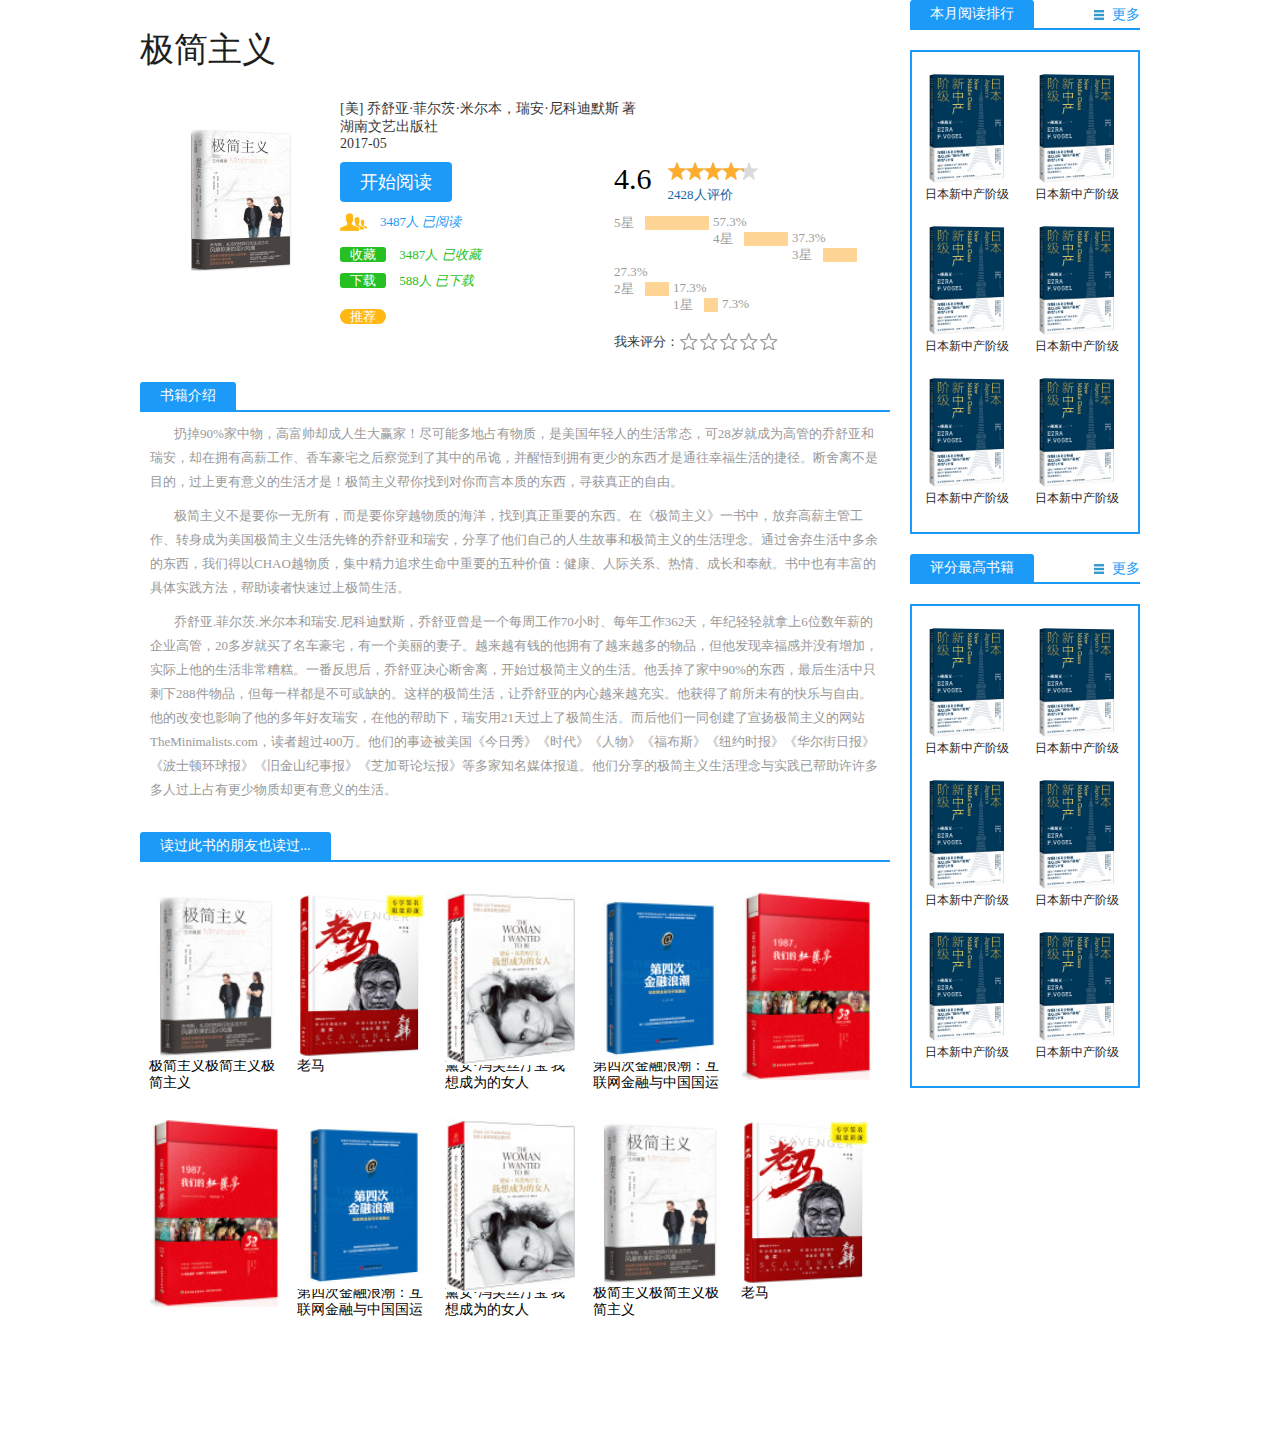
<file: shuji/detail.html>
<!doctype html>
<html lang="en">
<head>
    <meta charset="UTF-8">
    <title>科普书籍</title>
    <link rel="stylesheet" href="../css/shuji.css">
</head>
<body>
    <div class="main">
        <div class="wrap detail_wrap">
            <div class="wrap_l">
                <div class="wrap_block wrap_ltt">
                    <div class="book_name">极简主义</div>
                    <div class="book_img">
                        <div class="book_img_wrap"><img src="../img/book/1.jpg" alt=""></div>

                    </div>
                    <div class="book_info_wrap">
                        <div class="book_info">
                            <div class="book_base book_auther">[美] 乔舒亚·菲尔茨·米尔本，瑞安·尼科迪默斯 著</div>
                            <div class="book_base book_print">湖南文艺出版社</div>
                            <div class="book_base book_time">2017-05</div>
                        </div>
                        <div class="book_ctrl">
                            <a href="####" class="btn read_btn">开始阅读</a>
                            <div class="has_read">3487人 <i>已阅读</i></div>
                            <div class="ctrl_do ctrl_fav">
                                <a class="fav" href="####">收藏</a>
                                <span class="has_fav">3487人 <i>已收藏</i></span>
                            </div>
                            <div class="ctrl_do ctrl_download">
                                <a class="fav" href="####">下载</a>
                                <span class="has_download">588人 <i>已下载</i></span>
                            </div>
                            <div class="ctrl_do ctrl_recom">
                                <a class="recom" href="####">推荐</a>
                            </div>
                        </div>
                        <div class="book_star">
                            <div class="book_star_num">
                                <div class="rate_num">4.6</div>
                                <div class="rate_star">
                                    <div class="book_star_wrap">
                                        <div class="book_real_star" style="width: 76px;"></div>
                                    </div>
                                    <div class="clr"></div>
                                    <div class="has_rate">2428人评价</div>
                                </div>
                            </div>
                            <div class="rate_item">
                                <span class="starstop">5星</span>
                                <div class="power" style="width: 64px;"></div>
                                <span class="rate_per">57.3%</span>
                            </div>
                            <div class="rate_item">
                                <span class="starstop">4星</span>
                                <div class="power" style="width: 44px;"></div>
                                <span class="rate_per">37.3%</span>
                            </div>
                            <div class="rate_item">
                                <span class="starstop">3星</span>
                                <div class="power" style="width: 34px;"></div>
                                <span class="rate_per">27.3%</span>
                            </div>
                            <div class="rate_item">
                                <span class="starstop">2星</span>
                                <div class="power" style="width: 24px;"></div>
                                <span class="rate_per">17.3%</span>
                            </div>
                            <div class="rate_item">
                                <span class="starstop">1星</span>
                                <div class="power" style="width: 14px;"></div>
                                <span class="rate_per">7.3%</span>
                            </div>
                            <div class="ctrl_rate">
                                <span>我来评分：</span>
                                <div class="rate_list">
                                    <a class="rate_hover" id="rate_0" href="####"><img src="../img/star_hover.png" alt=""></a>
                                    <a class="rate_hover" id="rate_1" href="####"><img src="../img/star_hover.png" alt=""></a>
                                    <a class="rate_hover" id="rate_2" href="####"><img src="../img/star_hover.png" alt=""></a>
                                    <a class="rate_hover" id="rate_3" href="####"><img src="../img/star_hover.png" alt=""></a>
                                    <a class="rate_hover" id="rate_4" href="####"><img src="../img/star_hover.png" alt=""></a>
                                </div>
                            </div>
                        </div>
                    </div>

                </div>
                <div class="wrap_block wrap_lt">
                    <div class="wrap_title">
                        <div class="title_lbl">书籍介绍</div>
                    </div>
                    <div class="wrap_content book_des">
                        <p>扔掉90%家中物，高富帅却成人生大赢家！尽可能多地占有物质，是美国年轻人的生活常态，可28岁就成为高管的乔舒亚和瑞安，却在拥有高薪工作、香车豪宅之后察觉到了其中的吊诡，并醒悟到拥有更少的东西才是通往幸福生活的捷径。断舍离不是目的，过上更有意义的生活才是！极简主义帮你找到对你而言本质的东西，寻获真正的自由。</p>
                        <p>极简主义不是要你一无所有，而是要你穿越物质的海洋，找到真正重要的东西。在《极简主义》一书中，放弃高薪主管工作、转身成为美国极简主义生活先锋的乔舒亚和瑞安，分享了他们自己的人生故事和极简主义的生活理念。通过舍弃生活中多余的东西，我们得以CHAO越物质，集中精力追求生命中重要的五种价值：健康、人际关系、热情、成长和奉献。书中也有丰富的具体实践方法，帮助读者快速过上极简生活。 </p>
                        <p>乔舒亚.菲尔茨.米尔本和瑞安.尼科迪默斯，乔舒亚曾是一个每周工作70小时、每年工作362天，年纪轻轻就拿上6位数年薪的企业高管，20多岁就买了名车豪宅，有一个美丽的妻子。越来越有钱的他拥有了越来越多的物品，但他发现幸福感并没有增加，实际上他的生活非常糟糕。一番反思后，乔舒亚决心断舍离，开始过极简主义的生活。他丢掉了家中90%的东西，最后生活中只剩下288件物品，但每一样都是不可或缺的。这样的极简生活，让乔舒亚的内心越来越充实。他获得了前所未有的快乐与自由。他的改变也影响了他的多年好友瑞安，在他的帮助下，瑞安用21天过上了极简生活。而后他们一同创建了宣扬极简主义的网站TheMinimalists.com，读者超过400万。他们的事迹被美国《今日秀》《时代》《人物》《福布斯》《纽约时报》《华尔街日报》《波士顿环球报》《旧金山纪事报》《芝加哥论坛报》等多家知名媒体报道。他们分享的极简主义生活理念与实践已帮助许许多多人过上占有更少物质却更有意义的生活。</p>
                    </div>
                </div>
                <div class="wrap_block wrap_lb">
                    <div class="wrap_title">
                        <div class="title_lbl">读过此书的朋友也读过...</div>
                    </div>
                    <div class="wrap_content book">
                        <ul class="tab_content">
                            <li>
                                <div class="p_img">
                                    <i class="p_tip"></i>
                                    <div class="i_img">
                                        <a href="####" title="极简主义" target="_blank">
                                            <img src="../img/book/1.jpg" alt="">
                                        </a>
                                    </div>
                                </div>
                                <div class="p_name">
                                    <a href="####" title="极简主义" target="_blank">极简主义极简主义极简主义</a>
                                </div>
                            </li>
                            <li>
                                <div class="p_img">
                                    <i class="p_tip"></i>
                                    <div class="i_img">
                                        <a href="####" title="老马" target="_blank">
                                            <img src="../img/book/2.jpg" alt="">
                                        </a>
                                    </div>
                                </div>
                                <div class="p_name">
                                    <a href="####" title="老马" target="_blank">老马</a>
                                </div>
                            </li>
                            <li>
                                <div class="p_img">
                                    <i class="p_tip"></i>
                                    <div class="i_img">
                                        <a href="####" title="黛安·冯芙丝汀宝 我想成为的女人" target="_blank">
                                            <img src="../img/book/3.jpg" alt="">
                                        </a>
                                    </div>
                                </div>
                                <div class="p_name">
                                    <a href="####" title="黛安·冯芙丝汀宝 我想成为的女人" target="_blank"> 黛安·冯芙丝汀宝 我想成为的女人</a>
                                </div>
                            </li>
                            <li>
                                <div class="p_img">
                                    <i class="p_tip"></i>
                                    <div class="i_img">
                                        <a href="####" title="第四次金融浪潮：互联网金融与中国国运" target="_blank">
                                            <img src="../img/book/4.jpg" alt="">
                                        </a>
                                    </div>
                                </div>
                                <div class="p_name">
                                    <a href="####" title="第四次金融浪潮：互联网金融与中国国运" target="_blank"> 第四次金融浪潮：互联网金融与中国国运</a>
                                </div>
                            </li>
                            <li>
                                <div class="p_img">
                                    <i class="p_tip"></i>
                                    <div class="i_img">
                                        <a href="####" title="1987，我们的红楼梦" target="_blank">
                                            <img src="../img/book/5.jpg" alt="">
                                        </a>
                                    </div>
                                </div>
                                <div class="p_name">
                                    <a href="####" title="1987，我们的红楼梦" target="_blank"> 1987，我们的红楼梦</a>
                                </div>
                            </li>
                            <li>
                                <div class="p_img">
                                    <i class="p_tip"></i>
                                    <div class="i_img">
                                        <a href="####" title="1987，我们的红楼梦" target="_blank">
                                            <img src="../img/book/5.jpg" alt="">
                                        </a>
                                    </div>
                                </div>
                                <div class="p_name">
                                    <a href="####" title="1987，我们的红楼梦" target="_blank"> 1987，我们的红楼梦</a>
                                </div>
                            </li>
                            <li>
                                <div class="p_img">
                                    <i class="p_tip"></i>
                                    <div class="i_img">
                                        <a href="####" title="第四次金融浪潮：互联网金融与中国国运" target="_blank">
                                            <img src="../img/book/4.jpg" alt="">
                                        </a>
                                    </div>
                                </div>
                                <div class="p_name">
                                    <a href="####" title="第四次金融浪潮：互联网金融与中国国运" target="_blank"> 第四次金融浪潮：互联网金融与中国国运</a>
                                </div>
                            </li>
                            <li>
                                <div class="p_img">
                                    <i class="p_tip"></i>
                                    <div class="i_img">
                                        <a href="####" title="黛安·冯芙丝汀宝 我想成为的女人" target="_blank">
                                            <img src="../img/book/3.jpg" alt="">
                                        </a>
                                    </div>
                                </div>
                                <div class="p_name">
                                    <a href="####" title="黛安·冯芙丝汀宝 我想成为的女人" target="_blank"> 黛安·冯芙丝汀宝 我想成为的女人</a>
                                </div>
                            </li>
                            <li>
                                <div class="p_img">
                                    <i class="p_tip"></i>
                                    <div class="i_img">
                                        <a href="####" title="极简主义" target="_blank">
                                            <img src="../img/book/1.jpg" alt="">
                                        </a>
                                    </div>
                                </div>
                                <div class="p_name">
                                    <a href="####" title="极简主义" target="_blank">极简主义极简主义极简主义</a>
                                </div>
                            </li>
                            <li>
                                <div class="p_img">
                                    <i class="p_tip"></i>
                                    <div class="i_img">
                                        <a href="####" title="老马" target="_blank">
                                            <img src="../img/book/2.jpg" alt="">
                                        </a>
                                    </div>
                                </div>
                                <div class="p_name">
                                    <a href="####" title="老马" target="_blank">老马</a>
                                </div>
                            </li>
                        </ul>
                    </div>
                </div>
            </div>
            <div class="wrap_r">
                <div class="wrap_r_wrap">
                    <div class="wrap_title">
                        <div class="title_lbl">本月阅读排行</div>
                        <a class="more" href="####">更多</a>
                    </div>
                    <div class="wrap_content">
                        <ul class="book_good">
                            <li>
                                <div class="b_img">
                                    <a href="####" title="日本新中产阶级" target="_blank">
                                        <img src="../img/book/6.jpg" alt="">
                                    </a>
                                </div>
                                <div class="b_name">
                                    <a href="####" title="日本新中产阶级" target="_blank">日本新中产阶级</a>
                                </div>
                            </li>
                            <li>
                                <div class="b_img">
                                    <a href="####" title="日本新中产阶级" target="_blank">
                                        <img src="../img/book/6.jpg" alt="">
                                    </a>
                                </div>
                                <div class="b_name">
                                    <a href="####" title="日本新中产阶级" target="_blank">日本新中产阶级</a>
                                </div>
                            </li>
                            <li>
                                <div class="b_img">
                                    <a href="####" title="日本新中产阶级" target="_blank">
                                        <img src="../img/book/6.jpg" alt="">
                                    </a>
                                </div>
                                <div class="b_name">
                                    <a href="####" title="日本新中产阶级" target="_blank">日本新中产阶级</a>
                                </div>
                            </li>
                            <li>
                                <div class="b_img">
                                    <a href="####" title="日本新中产阶级" target="_blank">
                                        <img src="../img/book/6.jpg" alt="">
                                    </a>
                                </div>
                                <div class="b_name">
                                    <a href="####" title="日本新中产阶级" target="_blank">日本新中产阶级</a>
                                </div>
                            </li>
                            <li>
                                <div class="b_img">
                                    <a href="####" title="日本新中产阶级" target="_blank">
                                        <img src="../img/book/6.jpg" alt="">
                                    </a>
                                </div>
                                <div class="b_name">
                                    <a href="####" title="日本新中产阶级" target="_blank">日本新中产阶级</a>
                                </div>
                            </li>
                            <li>
                                <div class="b_img">
                                    <a href="####" title="日本新中产阶级" target="_blank">
                                        <img src="../img/book/6.jpg" alt="">
                                    </a>
                                </div>
                                <div class="b_name">
                                    <a href="####" title="日本新中产阶级" target="_blank">日本新中产阶级</a>
                                </div>
                            </li>
                        </ul>
                    </div>
                </div>
                <div class="wrap_r_wrap">
                    <div class="wrap_title">
                        <div class="title_lbl">评分最高书籍</div>
                        <a class="more" href="####">更多</a>
                    </div>
                    <div class="wrap_content">
                        <ul class="book_good">
                            <li>
                                <div class="b_img">
                                    <a href="####" title="日本新中产阶级" target="_blank">
                                        <img src="../img/book/6.jpg" alt="">
                                    </a>
                                </div>
                                <div class="b_name">
                                    <a href="####" title="日本新中产阶级" target="_blank">日本新中产阶级</a>
                                </div>
                            </li>
                            <li>
                                <div class="b_img">
                                    <a href="####" title="日本新中产阶级" target="_blank">
                                        <img src="../img/book/6.jpg" alt="">
                                    </a>
                                </div>
                                <div class="b_name">
                                    <a href="####" title="日本新中产阶级" target="_blank">日本新中产阶级</a>
                                </div>
                            </li>
                            <li>
                                <div class="b_img">
                                    <a href="####" title="日本新中产阶级" target="_blank">
                                        <img src="../img/book/6.jpg" alt="">
                                    </a>
                                </div>
                                <div class="b_name">
                                    <a href="####" title="日本新中产阶级" target="_blank">日本新中产阶级</a>
                                </div>
                            </li>
                            <li>
                                <div class="b_img">
                                    <a href="####" title="日本新中产阶级" target="_blank">
                                        <img src="../img/book/6.jpg" alt="">
                                    </a>
                                </div>
                                <div class="b_name">
                                    <a href="####" title="日本新中产阶级" target="_blank">日本新中产阶级</a>
                                </div>
                            </li>
                            <li>
                                <div class="b_img">
                                    <a href="####" title="日本新中产阶级" target="_blank">
                                        <img src="../img/book/6.jpg" alt="">
                                    </a>
                                </div>
                                <div class="b_name">
                                    <a href="####" title="日本新中产阶级" target="_blank">日本新中产阶级</a>
                                </div>
                            </li>
                            <li>
                                <div class="b_img">
                                    <a href="####" title="日本新中产阶级" target="_blank">
                                        <img src="../img/book/6.jpg" alt="">
                                    </a>
                                </div>
                                <div class="b_name">
                                    <a href="####" title="日本新中产阶级" target="_blank">日本新中产阶级</a>
                                </div>
                            </li>
                        </ul>
                    </div>
                </div>
            </div>
            <div class="clr"></div>
        </div>
    </div>
    <script src="../js/jquery.js"></script>
    <script src="../js/main.js"></script>
</body>
</html>
</file>
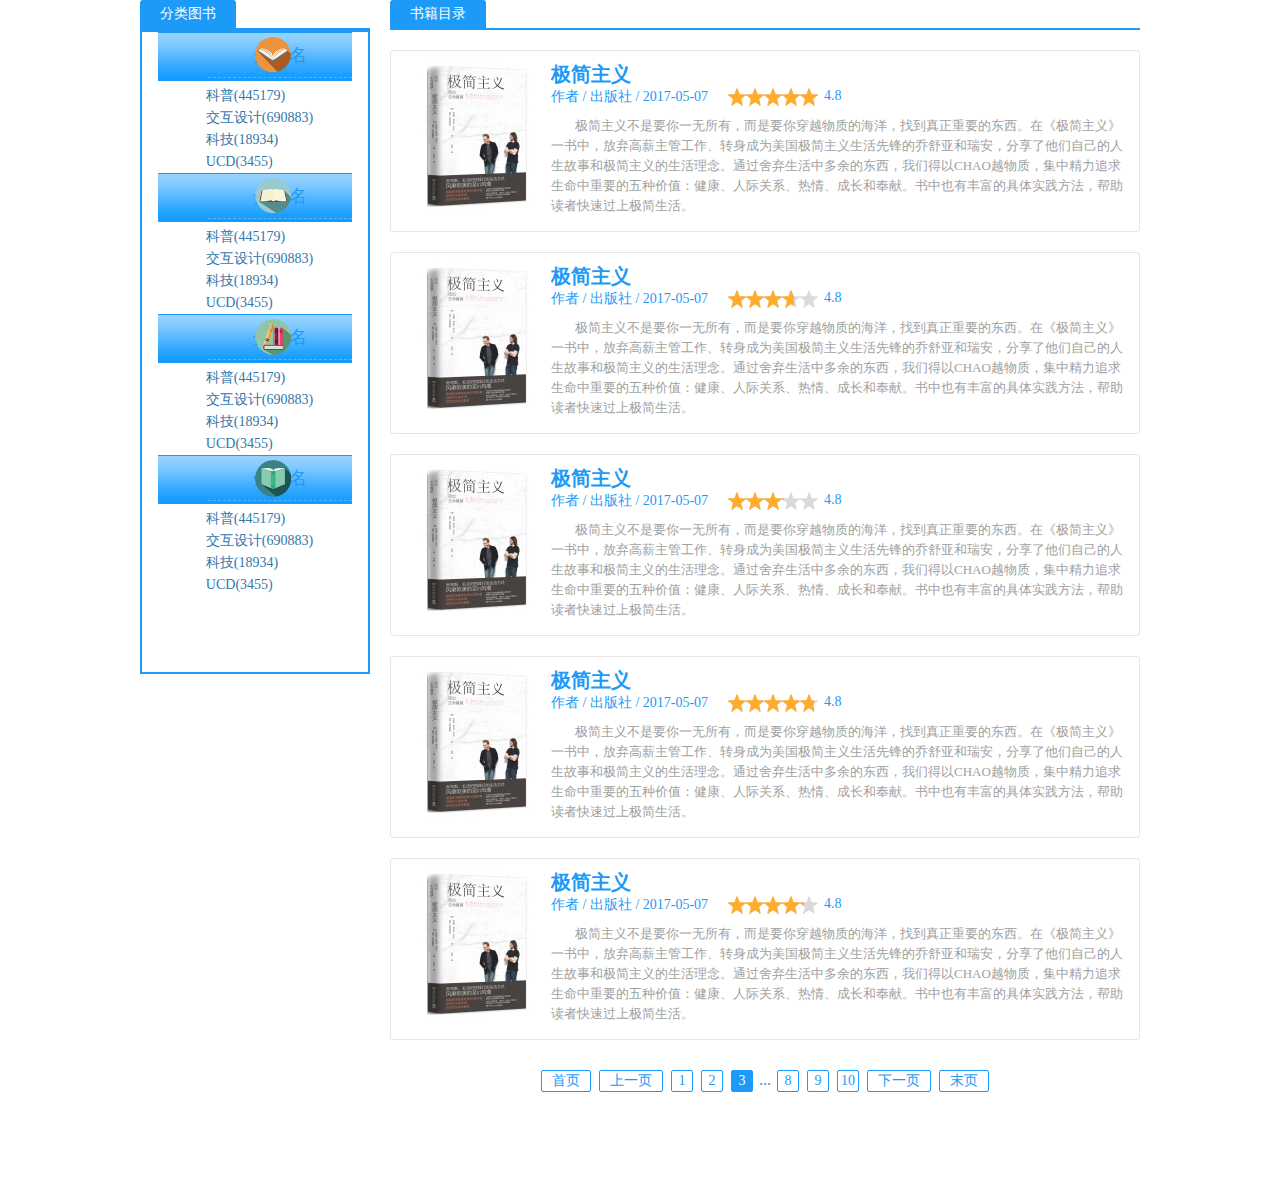
<file: shuji/list.html>
<!doctype html>
<html lang="en">
<head>
    <meta charset="UTF-8">
    <title>科普书籍</title>
    <link rel="stylesheet" href="../css/shuji.css">
</head>
<body>
    <div class="main">
        <div class="wrap list_wrap">

            <div class="wrap_r">
                <div class="wrap_title">
                    <div class="title_lbl">分类图书</div>
                </div>
                <div class="wrap_content">
                    <ul class="book_good list_menu">
                        <li>
                            <div class="menu_title">
                                <img src="../img/icon_1.png" alt="">
                                <span class="menu_name">分类名</span>
                            </div>
                            <a href="####" class="menu_item">科普<span class="item_count">(445179)</span></a>
                            <a href="####" class="menu_item">交互设计<span class="item_count">(690883)</span></a>
                            <a href="####" class="menu_item">科技<span class="item_count">(18934)</span></a>
                            <a href="####" class="menu_item">UCD<span class="item_count">(3455)</span></a>
                        </li>
                        <li>
                            <div class="menu_title">
                                <img src="../img/icon_2.png" alt="">
                                <span class="menu_name">分类名</span>
                            </div>
                            <a href="####" class="menu_item">科普<span class="item_count">(445179)</span></a>
                            <a href="####" class="menu_item">交互设计<span class="item_count">(690883)</span></a>
                            <a href="####" class="menu_item">科技<span class="item_count">(18934)</span></a>
                            <a href="####" class="menu_item">UCD<span class="item_count">(3455)</span></a>
                        </li>
                        <li>
                            <div class="menu_title">
                                <img src="../img/icon_3.png" alt="">
                                <span class="menu_name">分类名</span>
                            </div>
                            <a href="####" class="menu_item">科普<span class="item_count">(445179)</span></a>
                            <a href="####" class="menu_item">交互设计<span class="item_count">(690883)</span></a>
                            <a href="####" class="menu_item">科技<span class="item_count">(18934)</span></a>
                            <a href="####" class="menu_item">UCD<span class="item_count">(3455)</span></a>
                        </li>
                        <li>
                            <div class="menu_title">
                                <img src="../img/icon_4.png" alt="">
                                <span class="menu_name">分类名</span>
                            </div>
                            <a href="####" class="menu_item">科普<span class="item_count">(445179)</span></a>
                            <a href="####" class="menu_item">交互设计<span class="item_count">(690883)</span></a>
                            <a href="####" class="menu_item">科技<span class="item_count">(18934)</span></a>
                            <a href="####" class="menu_item">UCD<span class="item_count">(3455)</span></a>
                        </li>
                    </ul>
                </div>
            </div>
            <div class="wrap_l">
                <div class="wrap_title">
                    <div class="title_lbl">书籍目录</div>
                </div>
                <div class="book_item">
                    <div class="book_img">
                        <img src="../img/book/1.jpg" alt="">
                    </div>
                    <div class="book_info">
                        <div class="book_name">极简主义</div>
                        <div class="book_tip">
                            <div class="book_base">作者 / 出版社 / 2017-05-07</div>
                            <div class="book_star">
                                <div class="book_star_wrap">
                                    <div class="book_real_star" style="width: 90px;"></div>
                                </div>
                                4.8
                            </div>
                        </div>
                        <div class="book_des">
                            极简主义不是要你一无所有，而是要你穿越物质的海洋，找到真正重要的东西。在《极简主义》一书中，放弃高薪主管工作、转身成为美国极简主义生活先锋的乔舒亚和瑞安，分享了他们自己的人生故事和极简主义的生活理念。通过舍弃生活中多余的东西，我们得以CHAO越物质，集中精力追求生命中重要的五种价值：健康、人际关系、热情、成长和奉献。书中也有丰富的具体实践方法，帮助读者快速过上极简生活。
                        </div>
                    </div>
                </div>
                <div class="book_item">
                    <div class="book_img">
                        <img src="../img/book/1.jpg" alt="">
                    </div>
                    <div class="book_info">
                        <div class="book_name">极简主义</div>
                        <div class="book_tip">
                            <div class="book_base">作者 / 出版社 / 2017-05-07</div>
                            <div class="book_star">
                                <div class="book_star_wrap">
                                    <div class="book_real_star" style="width: 66px;"></div>
                                </div>
                                4.8
                            </div>
                        </div>
                        <div class="book_des">
                            极简主义不是要你一无所有，而是要你穿越物质的海洋，找到真正重要的东西。在《极简主义》一书中，放弃高薪主管工作、转身成为美国极简主义生活先锋的乔舒亚和瑞安，分享了他们自己的人生故事和极简主义的生活理念。通过舍弃生活中多余的东西，我们得以CHAO越物质，集中精力追求生命中重要的五种价值：健康、人际关系、热情、成长和奉献。书中也有丰富的具体实践方法，帮助读者快速过上极简生活。
                        </div>
                    </div>
                </div>
                <div class="book_item">
                    <div class="book_img">
                        <img src="../img/book/1.jpg" alt="">
                    </div>
                    <div class="book_info">
                        <div class="book_name">极简主义</div>
                        <div class="book_tip">
                            <div class="book_base">作者 / 出版社 / 2017-05-07</div>
                            <div class="book_star">
                                <div class="book_star_wrap">
                                    <div class="book_real_star" style="width: 56px;"></div>
                                </div>
                                4.8
                            </div>
                        </div>
                        <div class="book_des">
                            极简主义不是要你一无所有，而是要你穿越物质的海洋，找到真正重要的东西。在《极简主义》一书中，放弃高薪主管工作、转身成为美国极简主义生活先锋的乔舒亚和瑞安，分享了他们自己的人生故事和极简主义的生活理念。通过舍弃生活中多余的东西，我们得以CHAO越物质，集中精力追求生命中重要的五种价值：健康、人际关系、热情、成长和奉献。书中也有丰富的具体实践方法，帮助读者快速过上极简生活。
                        </div>
                    </div>
                </div>
                <div class="book_item">
                    <div class="book_img">
                        <img src="../img/book/1.jpg" alt="">
                    </div>
                    <div class="book_info">
                        <div class="book_name">极简主义</div>
                        <div class="book_tip">
                            <div class="book_base">作者 / 出版社 / 2017-05-07</div>
                            <div class="book_star">
                                <div class="book_star_wrap">
                                    <div class="book_real_star" style="width: 86px;"></div>
                                </div>
                                4.8
                            </div>
                        </div>
                        <div class="book_des">
                            极简主义不是要你一无所有，而是要你穿越物质的海洋，找到真正重要的东西。在《极简主义》一书中，放弃高薪主管工作、转身成为美国极简主义生活先锋的乔舒亚和瑞安，分享了他们自己的人生故事和极简主义的生活理念。通过舍弃生活中多余的东西，我们得以CHAO越物质，集中精力追求生命中重要的五种价值：健康、人际关系、热情、成长和奉献。书中也有丰富的具体实践方法，帮助读者快速过上极简生活。
                        </div>
                    </div>
                </div>
                <div class="book_item">
                    <div class="book_img">
                        <img src="../img/book/1.jpg" alt="">
                    </div>
                    <div class="book_info">
                        <div class="book_name">极简主义</div>
                        <div class="book_tip">
                            <div class="book_base">作者 / 出版社 / 2017-05-07</div>
                            <div class="book_star">
                                <div class="book_star_wrap">
                                    <div class="book_real_star" style="width: 76px;"></div>
                                </div>
                                4.8
                            </div>
                        </div>
                        <div class="book_des">
                            极简主义不是要你一无所有，而是要你穿越物质的海洋，找到真正重要的东西。在《极简主义》一书中，放弃高薪主管工作、转身成为美国极简主义生活先锋的乔舒亚和瑞安，分享了他们自己的人生故事和极简主义的生活理念。通过舍弃生活中多余的东西，我们得以CHAO越物质，集中精力追求生命中重要的五种价值：健康、人际关系、热情、成长和奉献。书中也有丰富的具体实践方法，帮助读者快速过上极简生活。
                        </div>
                    </div>
                </div>
                <div class="page_wrap">
                    <a class="page_ctrl" href="####">首页</a>
                    <a class="page_ctrl" href="####">上一页</a>
                    <a class="page_ctrl page_num" href="####">1</a>
                    <a class="page_ctrl page_num" href="####">2</a>
                    <a class="page_ctrl page_num cur" href="####">3</a>
                    ...
                    <a class="page_ctrl page_num" href="####">8</a>
                    <a class="page_ctrl page_num" href="####">9</a>
                    <a class="page_ctrl page_num" href="####">10</a>
                    <a class="page_ctrl" href="####">下一页</a>
                    <a class="page_ctrl" href="####">末页</a>
                </div>
            </div>
            <div class="clr"></div>
        </div>
    </div>
</body>
</html>
</file>
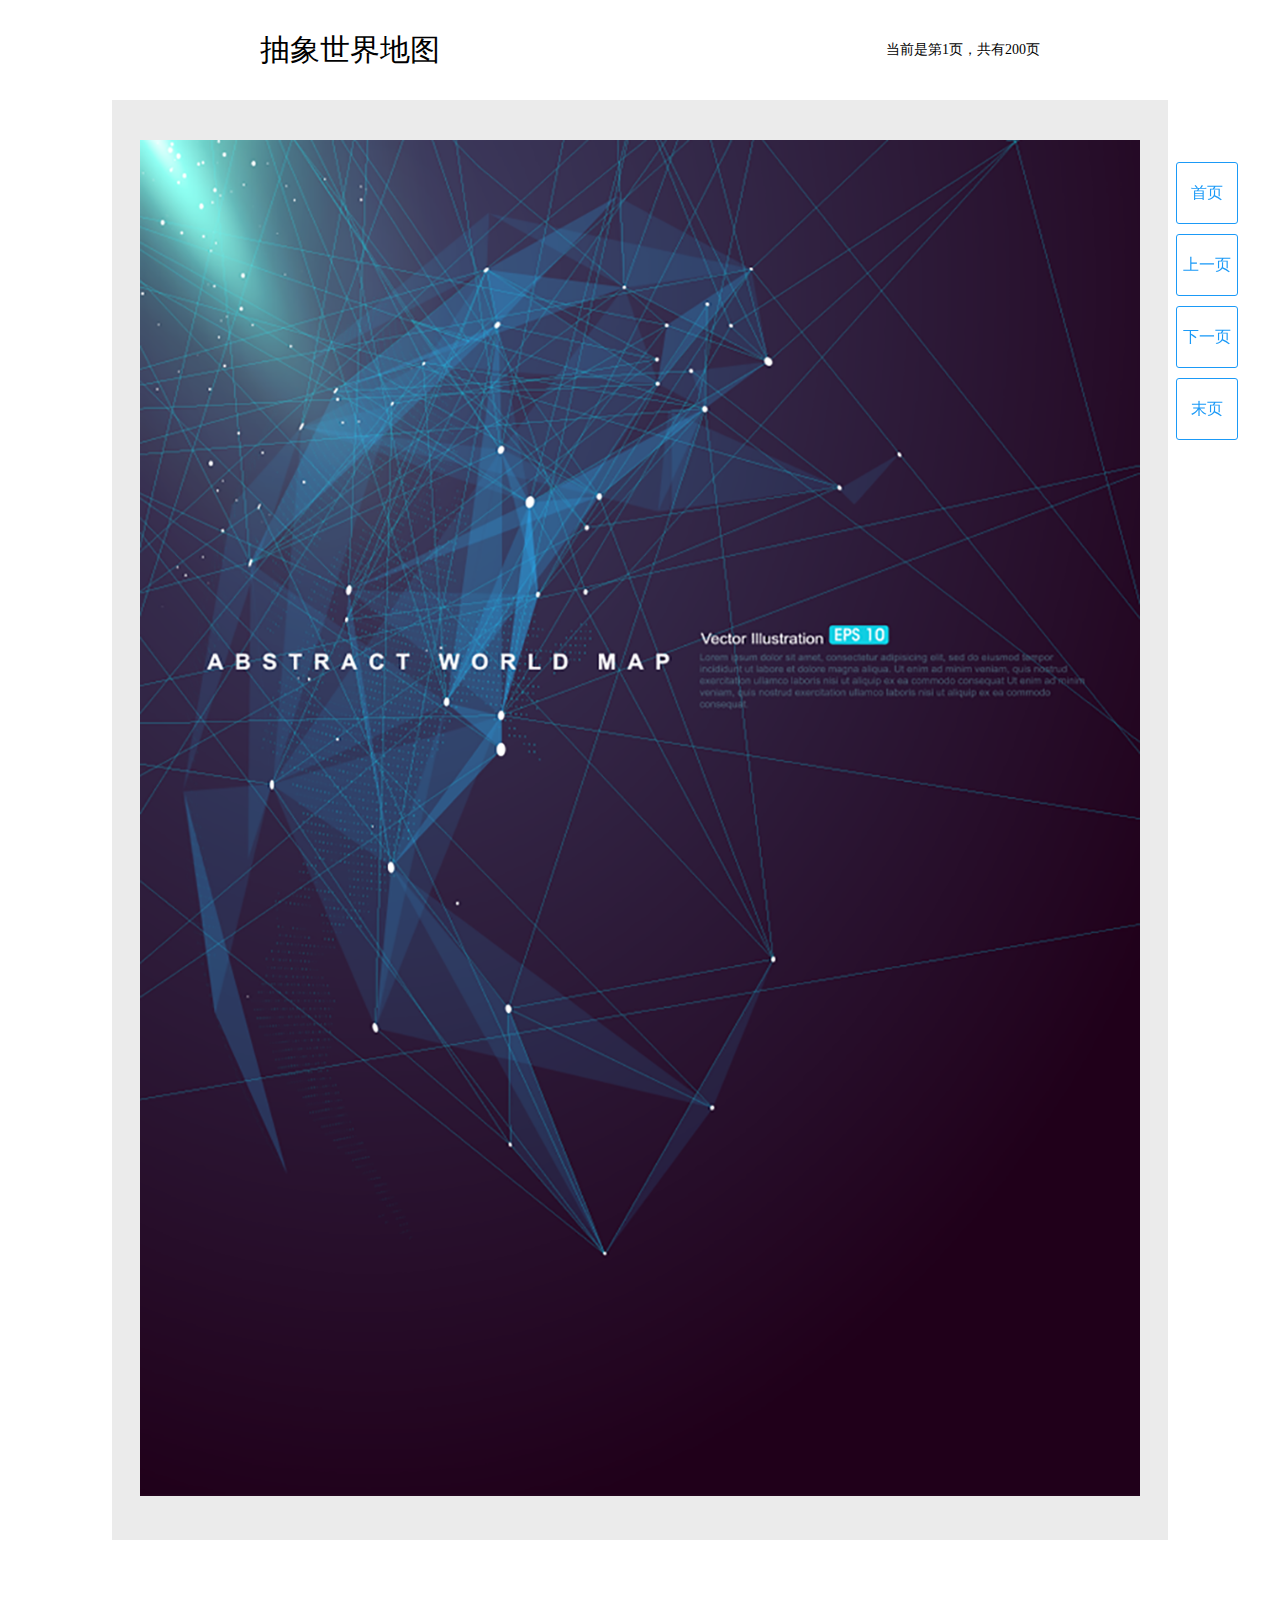
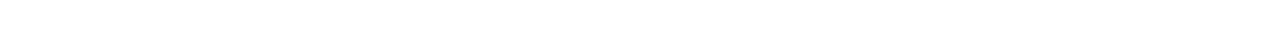
<file: shuji/play.html>
<!doctype html>
<html lang="en">

<head>
    <meta charset="UTF-8">
    <title>科普书籍</title>
    <link rel="stylesheet" href="../css/bookblock.css">
    <link rel="stylesheet" href="../css/shuji.css">
    <script src="../js/modernizr.js"></script>
</head>

<body>
    <div class="main palybook">
        <div class="play_wrap">
            <div class="play_top">
                <div class="play_name">抽象世界地图</div>
                <div class="play_page">当前是第<span class="cur_page">1</span>页，共有<span class="all_page">200</span>页</div>
            </div>
            <div class="play_content">
                <div id="bb-bookblock" class="bb-bookblock">
                    <div class="bb-item">
                        <a href="####"><img src="../img/books/1.png" alt="image01" /></a>
                    </div>
                    <div class="bb-item">
                        <a href="####"><img src="../img/books/2.png" alt="image02" /></a>
                    </div>
                    <div class="bb-item">
                        <a href="####"><img src="../img/books/3.png" alt="image03" /></a>
                    </div>
                    <div class="bb-item">
                        <a href="####"><img src="../img/books/4.png" alt="image04" /></a>
                    </div>
                    <div class="bb-item">
                        <a href="####"><img src="../img/books/5.png" alt="image05" /></a>
                    </div>
                    <div class="bb-item">
                        <a href="####"><img src="../img/books/6.jpg" alt="image05" /></a>
                    </div>
                </div>
            </div>
        </div>
        <div class="nav_wrap">
            <div class="nav">
                <a id="bb-nav-first" href="#" class="bb-custom-icon bb-custom-icon-first">首页</a>
                <a id="bb-nav-prev" href="#" class="bb-custom-icon bb-custom-icon-arrow-left">上一页</a>
                <a id="bb-nav-next" href="#" class="bb-custom-icon bb-custom-icon-arrow-right">下一页</a>
                <a id="bb-nav-last" href="#" class="bb-custom-icon bb-custom-icon-last">末页</a>
            </div class="nav">
        </div>
    </div>
    <script src="../js/jquery.js"></script>
    <script src="../js/jquerypp.js"></script>
    <script src="../js/bookblock.js"></script>
    <script src="../js/bookplay.js"></script>
    <script>
    Page.init();
    </script>
</body>

</html>
</file>
<file: css/shuji.css>
a {
    text-decoration: none;
}

a,
address,
b,
big,
blockquote,
body,
center,
cite,
code,
dd,
del,
div,
dl,
dt,
em,
fieldset,
font,
form,
h1,
h2,
h3,
h4,
h5,
h6,
html,
i,
iframe,
img,
ins,
label,
legend,
li,
ol,
p,
pre,
small,
span,
strong,
u,
ul,
var {
    margin: 0;
    padding: 0;
}

img {
    border: 0;
    vertical-align: middle;
}

ol,
ul {
    list-style: none;
}

.clr {
    clear: both;
}

.main {
    margin: 0 auto;
    width: 1056px;
    margin-bottom: 100px;
}

.wrap {
    width: 1000px;
    margin: 0 auto;
    overflow: hidden;
    zoom: 1;
}

.palybook.main .wrap{
    width: 100%;
}

.wrap_l {
    width: 750px;
    margin-right: 20px;
    float: left;
}

.wrap_r {
    width: 230px;
    float: left;
}

.wrap_block {
    margin-bottom: 30px;
}

.wrap_title {
    overflow: hidden;
    zoom: 1;
    border-bottom: 2px #1b9af7 solid;
}

.wrap_title .title_lbl {
    float: left;
    color: #fff;
    height: 28px;
    line-height: 28px;
    background: #1b9af7;
    padding: 0 20px;
    border-top-left-radius: 3px;
    border-top-right-radius: 3px;
    font-size: 14px;
}

.wrap_title .title_list {
    float: left;
    height: 28px;
    line-height: 28px;
}

.wrap_title .title_list {
    overflow: hidden;
    zoom: 1;
    margin: 0;
    padding: 0;
    font-size: 12px;
}

.wrap_title .title_list .title_list_item {
    float: left;
    list-style: none;
    padding: 0 10px;
}

.wrap_title .title_list .title_list_item a {
    color: #6c6c6c;
}

.wrap_title .title_list .title_list_item a:hover {
    text-decoration: underline;
}

.wrap_title .more {
    font-size: 14px;
    color: #1b9bf6;
    float: right;
    margin-top: 6px;
    padding-left: 18px;
    background: url(../img/more_icon.png) left center no-repeat;
}

.wrap_content {
    min-height: 300px;
}

.tab_content {
    width: 750px;
    overflow: hidden;
    zoom: 1;
}

.hot_tab {
    width: 100%;
}

.tab_content li {
    width: 148px;
    float: left;
}

.hot_tab.tab_content li {
    width: 160px;
}

.tab_content li div {
    width: 130px;
    margin: 0 auto;
}

.book .p_img {
    padding: 30px 10px 15px;
    height: 150px;
    position: relative;
}

.book .p_img .i_img {
    text-align: center;
}

.book .p_img .i_img img {
    width: 100%;
}

.book .p_name {
    line-height: 17px;
    height: 32px;
    font-size: 14px;
}

.book .p_name a {
    color: #010101;
}

.book .p_auther {
    color: #919191;
    line-height: 14px;
    height: 30px;
    font-size: 12px;
    margin: 10px auto;
}

.book .p_press {
    color: #919191;
    line-height: 14px;
    font-size: 12px;
}

.book_good {
    height: 640px;
    border: 2px #1b9af7 solid;
    margin-top: 20px;
}

.book_good a {
    color: #232323;
}

.book_good li {
    width: 110px;
    float: left;
    margin-top: 20px;
}

.book_good li div {
    width: 80px;
    margin: 0 auto;
}

.book_good li .b_img {}

.book_good li .b_img img {
    width: 100%;
}

.book_good li .b_name {
    width: 90px;
    line-height: 20px;
    font-size: 12px;
    text-align: center;
}

.wrap_b {
    margin-top: 20px;
}

.wrap_b_title {
    height: 98px;
    line-height: 98px;
    border-radius: 10px;
    background: #1b9af7;
    color: #fff;
    font-size: 30px;
}

.wrap_b_title .title_lbl {
    float: left;
    padding: 0 20px;
    background: url(../img/title_bg.jpg) repeat-x;
    border-top-left-radius: 10px;
}

.title_tab {
    float: left;
    overflow: hidden;
}

.title_tab .title_tab_item {
    float: left;
    margin: 0 14px;
    margin-top: -4px;
}

.title_tab .title_tab_item a {
    display: block;
}

.title_tab .title_tab_item a:hover {
    opacity: 0.8;
}

.list_wrap .wrap_l {
    margin-right: 0;
}

.list_wrap .wrap_r {
    margin-right: 20px;
}

.list_wrap .book_good {
    margin-top: 0;
}

.list_menu li {
    float: none;
    width: 86%;
    margin: 0 auto;
}

.list_menu li .menu_title {
    width: 100%;
    position: relative;
    margin-bottom: 4px;
}

.list_menu li .menu_title.type_1 {
    /*background: url(../img/icon_1.png) left center no-repeat;*/
}

.list_menu li .menu_title img {
    width: 36px;
    position: absolute;
    top: 4px;
}

.list_menu li .menu_title span {
    display: block;
    height: 44px;
    line-height: 44px;
    border-bottom: 1px #5ab6f9 dashed;
    margin-left: 50px;
    font-size: 18px;
    color: #1d9bf7;
}

.list_menu li a {
    display: block;
    color: #3377aa;
    margin-left: 48px;
    font-size: 14px;
    line-height: 22px;
}

.book_item {
    border: 1px #e5e5e5 solid;
    border-radius: 3px;
    margin: 20px 0;
    padding: 10px;
    overflow: hidden;
    zoom: 1;
}

.book_item .book_img {
    width: 150px;
    text-align: center;
    float: left;
}

.book_item .book_info {
    float: left;
    width: 574px;
    height: 160px;
    overflow: hidden;
}

.book_info .book_name {
    color: #1b9af7;
    font-size: 20px;
    font-weight: bold;
}

.book_info .book_tip {
    font-size: 14px;
    color: #1b9af7;
    overflow: hidden;
    zoom: 1;
}

.book_info .book_tip .book_base {
    float: left;
    margin-right: 20px;
}

.book_info .book_tip .book_star {
    float: left;
}

.book_star_wrap {
    float: left;
    width: 90px;
    height: 18px;
    margin-right: 6px;
    background: url(../img/star_bg.png) repeat-x;
    position: relative;
}

.book_real_star {
    position: absolute;
    top: 0;
    left: 0;
    height: 18px;
    background: url(../img/star.png) repeat-x;
}

.book_info .book_des {
    font-size: 13px;
    text-indent: 24px;
    color: #a1a1a1;
    margin-top: 10px;
    line-height: 20px;
}

.wrap_ltt {
    overflow: hidden;
    zoom: 1;
}

.wrap_r_wrap {
    margin-bottom: 20px;
}

.detail_wrap .book_good {
    height: 480px;
}

.detail_wrap .book_des p {
    text-indent: 24px;
    color: #999;
    font-size: 13px;
    line-height: 24px;
    margin: 10px 0;
    padding: 0 10px;
}

.detail_wrap .book_info_wrap {
    float: left;
    width: 548px;
}

.detail_wrap .book_name {
    font-size: 34px;
    opacity: 0.88;
    line-height: 100px;
}

.detail_wrap .book_img {
    float: left;
    width: 200px;
    height: 200px;
    text-align: center;
    display: table;
}

.detail_wrap .book_img_wrap {
    display: table-cell;
    vertical-align: middle;
}

.detail_wrap .book_info {
    font-size: 14px;
    margin-bottom: 10px;
}

.detail_wrap .book_info .book_base {
    opacity: 0.8;
}

.detail_wrap .book_ctrl {
    float: left;
    width: 50%;
}

.detail_wrap .btn {
    display: inline-block;
    height: 40px;
    line-height: 40px;
    text-align: center;
    padding: 0 20px;
    color: #fff;
    background: #1b9af7;
    font-size: 18px;
    border-radius: 4px;
}

.detail_wrap .has_read {
    height: 20px;
    line-height: 20px;
    font-size: 13px;
    color: #1b9af7;
    padding-left: 40px;
    margin: 10px 0;
    background: url(../img/icon_hasread.png) no-repeat left center;
}

.ctrl_do {
    font-size: 13px;
    color: #26c022;
    line-height: 26px;
}

.ctrl_do a {
    height: 26px;
    line-height: 26px;
    color: #fff;
    background: #26c022;
    border-radius: 3px;
    padding: 0 10px;
    margin-right: 10px;
}

.ctrl_do.ctrl_recom {
    margin-top: 10px;
}

.ctrl_do.ctrl_recom a {
    background: #ffb712;
    border-radius: 13px;
}

.detail_wrap .book_star {
    float: left;
    width: 50%;
}

.detail_wrap .book_star_num {
    overflow: hidden;
    zoom: 1;
    margin-bottom: 10px;
}

.book_star .rate_num {
    font-size: 30px;
    float: left;
    margin-right: 16px;
}

.book_star .rate_star {
    float: left;
}

.book_star .rate_star .has_rate {
    font-size: 13px;
    color: #1463a2;
    margin-top: 6px;
}

.rate_item {
    font-size: 13px;
    color: #9b9b9b;
}

.rate_item .starstop {
    float: left;
    margin-right: 5px;
    width: 22px;
}

.rate_item .power {
    height: 14px;
    float: left;
    margin: 2px 4px;
    background: #ffd596 none repeat scroll 0 0;
}

.ctrl_rate {
    overflow: hidden;
    zoom: 1;
    margin-top: 20px;
}

.ctrl_rate span {
    display: inline-block;
    float: left;
    font-size: 13px;
    line-height: 20px;
    opacity: 0.8;
}

.rate_list .rate_hover {
    display: inline-block;
    height: 20px;
    width: 20px;
    float: left;
}

.rate_list .rate_hover img {
    display: block;
    width: 100%;
}

.palybook{
    position: relative;
}
.play_wrap {
    /*padding-bottom: 100px;*/
}

.play_top {
    overflow: hidden;
    zoom: 1;
    width: 800px;
    margin: 0 auto;
    line-height: 100px;
}

.play_top .play_name {
    float: left;
    font-size: 30px;
    padding-left: 20px;
}

.play_top .play_page {
    float: right;
    font-size: 14px;
}

.play_content {
    background: #ebebeb;
    /*width: 800px;*/
    padding-bottom: 44px;
    margin: 0 auto;
    padding-top: 40px;
}
.nav_wrap{
    position: fixed;
    width: 1056px;
    height: 100px;
    top: 0;
    left: 50%;
    margin-left: -528px;
}
.nav {
    position: absolute;
    top: 150px;
    right: -70px;
    height: 40px;
    text-align: center;
    padding-top: 12px;
}

.nav .bb-custom-icon {
    display: block;
    /*height: 30px;*/
    height: 60px;
    width: 60px;
    margin-bottom: 10px;
    /*padding: 0 10px;*/
    line-height: 60px;
    /*line-height: 30px;*/
    border-radius: 3px;
    border: 1px #1b9af7 solid;
    color: #1b9af7;
}

.nav .bb-custom-icon:hover {
    background: #1b9af7;
    color: #fff;
}

.qikan .tab_content li {
    width: 150px;
}

.qikan .tab_content li div {
    width: 134px;
}

.qikan .book .p_img {
    height: 178px;
}

.qikan .book .p_img .i_img {
    border: 1px #d9d9d9 solid;
    padding: 8px;
    width: 116px;
    height: 160px;
    border-radius: 3px;
}

.qikan .book .p_name {
    text-align: center;
    color: #1b9af7;
    height: 20px;
    line-height: 20px;
}

.qikan .book .p_name a {
    color: #1b9af7;
    display: inline-block;
}

.qikan .book .p_name .year {
    display: inline-block;
    background: #1b9af7;
    color: #fff;
    padding: 0 10px;
    margin-left: 6px;
    border-radius: 10px;
    height: 20px;
    line-height: 20px;
}

.qikan .tab_content li:hover .i_img {
    border: 1px #f9a705 solid;
}

.qikan .tab_content li:hover .p_name a {
    color: #f9a705;
}

.qikan .tab_content li:hover .p_name .qikan_name {
    color: #f9a705;
}

.qikan .tab_content li:hover .p_name .year {
    background: #f9a705;
}

.qikan .wrap_content {
    min-height: 260px;
}

.qikan .book_good {
    height: 530px;
    border-color: #d9d9d9;
    border-width: 1px;
}

.qikan .other_magz li {
    width: 250px;
    overflow: hidden;
    zoom: 1;
    float: left;
    margin: 20px 0;
    cursor: pointer;
}

.qikan .other_magz li:hover {
    opacity: 0.8;
}

.qikan .other_magz li div.magz_img {
    width: 88px;
    height: 120px;
    float: left;
    margin: 0 14px;
}

.qikan .other_magz li div.magz_img img {
    display: block;
    width: 100%;
}

.qikan .other_magz li div.magz_info {
    float: left;
    margin-top: 10px;
    font-size: 14px;
}

.qikan .other_magz li div.magz_info .magz_name {
    font-size: 16px;
    /*font-weight: bold;*/
}

.qikan .other_magz li div.magz_info .magz_type {
    height: 20px;
    /*float: left;*/
    width: 30px;
    line-height: 20px;
    border-radius: 10px;
    background: #1b9af7;
    padding: 0 10px;
    margin: 10px 0;
    color: #fff;
}

.qikan .other_magz li div.magz_info .magz_time {
    color: #929292;
    margin-bottom: 4px;
}

.qikan .other_magz li div.magz_info .magz_print {
    color: #929292;
    margin-bottom: 4px;
}

.qikan_item {
    width: 150px;
    float: left;
}

.qikanlist.qikan .book{
  margin-bottom: 20px;
}

.qikanlist.qikan .book .p_name {
    height: 50px;
}

.qikanlist.qikan .book .p_name .qikan_name {
    display: inline-block;
    margin-bottom: 4px;
    color: #434343;
}

.qikan_his {}

.qikan_his .book {
    /*height:600px;*/
    margin-top: 20px;
    border: 1px #1b9af7 solid;
}

.qikan_his .book .tab_content {
    width: 160px;
    margin: 0 auto;
    padding-bottom: 20px;
}

.qikan_his.qikan .book .p_img {
    height: 178px;
    padding: 15px 10px 15px;
}

.history .tab_content {
    width: 100%;
}

.qikan.history .tab_content li {
    margin: 0 8px;
}

.history .wrap_title .title_list {
    margin-left: 10px;
}

.history .wrap_title .title_list .title_list_item {
    background: #1b9af7;
    border-top-left-radius: 3px;
    border-top-right-radius: 3px;
    color: #fff;
    padding: 0 20px;
    margin: 0 1px;
}

.history .wrap_title .title_list .title_list_item.active {
    background: #f9a705;
}

.history .wrap_title .title_list .title_list_item a {
    color: #fff;
}

.qikan_play .play_top,
.qikan_play .play_content {
    /*width: 750px;*/
}

.qikan_play .play_name {
    margin-top: 20px
}

.qikan_play .play_qikan_name {
    line-height: 40px;
}

.qikan_play .play_qikan_info {
    font-size: 14px;
    line-height: 20px;
}

.qikan_play .play_qikan_info span {
    margin-right: 10px;
}

.qikan_play .play_qikan_info .qikan_read {
    color: #2aa1f8;
}

#focus_Box {
    position: relative;
    width: 900px;
    height: 308px;
    margin: 20px auto;
}

#focus_Box ul {
    position: relative;
    width: 900px;
    height: 308px
}

#focus_Box li {
    z-index: 0;
    position: absolute;
    width: 0px;
    background: #787878;
    height: 0px;
    top: 146px;
    cursor: pointer;
    left: 377px;
    border-radius: 4px;
}

#focus_Box li img {
    width: 100%;
    background: url(../img/loading.gif) no-repeat center 50%;
    height: 100%;
    vertical-align: top
}

#focus_Box li p {
    position: absolute;
    left: 0;
    bottom: 0px;
    width: 100%;
    height: 40px;
    line-height: 40px;
    background: url(../img/float-bg.png) repeat;
    text-indent: 8px;
    color: #fff;
}

#focus_Box li p span {
    display: inline-block;
    width: 70%;
    height: 40px;
    overflow: hidden;
}

#focus_Box .prev,
#focus_Box .next {
    display: block;
    z-index: 100;
    overflow: hidden;
    cursor: pointer;
    position: absolute;
    width: 52px;
    height: 52px;
    top: 131px;
}

#focus_Box .prev {
    background: url(../img/btn.png) left bottom no-repeat;
    left: 0px
}

#focus_Box .next {
    background: url(../img/btn.png) right bottom no-repeat;
    right: 0px
}

#focus_Box .prev:hover {
    background-position: left top;
}

#focus_Box .next:hover {
    background-position: right top;
}

#focus_Box a.imgs-scroll-btn {
    display: block;
    position: absolute;
    z-index: 110;
    top: 7px;
    right: 15px;
    width: 51px;
    height: 23px;
    overflow: hidden;
    /*background: url(../img/share-btn.png) no-repeat;*/
    text-indent: -999px;
}
.baozhi .wrap_t{
    height: 400px;
    background: #e0dae6;
    padding: 20px 0;
    margin: 40px 0;
}
.baozhi .other_magz li{
  width: 150px;
  margin-right: 62px;
  margin-top: 0;
}
.baozhi .other_magz li.magz_r{
  margin-right: 0;
}
.baozhi .other_magz li div.magz_img{
  width:148px;
  height:74px;
  text-align: center;
  border: 1px #e3e3e3 solid;
  border-radius: 2px;
  float: none;
  margin-left: 0;
}
.baozhi .other_magz li div.magz_img img{
  width: auto;
  height: 100%;
  margin:0 auto;
}
.baozhi .other_magz li .magz_name{
  width: 150px;
  text-align: center;
  color:#1d1d1d;
  font-size: 14px;
  margin-top: 10px;
}
.baozhi .wrap_b .wrap_content{
  margin-top: 20px;
}
.guangbo .list_menu{
  width: 220px;
}
.guangbo .list_menu .wrap_num{
  height: 58px;
  line-height: 58px;
  border-radius: 6px;
  background: #1b9af7;
  text-align: center;
  color: #fff;
  font-size: 18px;
  margin-bottom: 20px;
}
.list_menu_list{
  border:1px #1b9af7 solid;
}
.menu_title{
  height: 47px;
  line-height: 47px;
  text-align: center;
  color: #fff;
  font-size: 18px;
  background: url(../img/title_bg.png) repeat-x;
  border-top: 1px #1b9af7 solid;
  border-bottom: 1px #1b9af7 solid;
  cursor: pointer;
}
.menu_title .title_icon{
  display: inline-block;
  height: 7px;
  width: 12px;
  margin-left: 20px;
}
.menu_title .title_icon.down{
  background: url(../img/down.png) no-repeat;
}
.menu_title .title_icon.up{
  background: url(../img/up.png) no-repeat;
}
.menu_drop.hidden{
  display: none;
}
.menu_drop .menu_drop_item{
  width: 100%;
  height: 36px;
  line-height: 36px;
  font-size: 14px;
  background: url(../img/item_bg.png) repeat-x;
}
.menu_drop .menu_drop_item a{
  opacity: 0.66;
  color: #000;
  padding-top: 7px;
  margin-left: 66px;
}
.guangbo_item {
  position: relative;
}
.guangbo .listen{
  position: absolute;
  top: 10px;
  right: 20px;
  display: inline-block;
  height: 40px;
  line-height:40px;
  padding-left:58px;
  padding-right: 10px;
  border:1px #e1e1e1 solid;
  border-radius: 5px;
  background: url(../img/listen.png) no-repeat 10px center;
  font-size: 15px;
  color:#1b9af7;
}
.guangbo .listen:hover{
  opacity: 0.8;
}
.guangbo_item .book_tip{
  color:#ffb712;
}
.guangbo .book_name{
  font-size: 30px;
  line-height: 64px;
  color: #1b9af7;
}
.guangbo .detail_wrap .wrap_content{
  min-height: 100px;
}
.guangbo .detail_wrap .book_star{
  margin-top: -154px;
}
.page_wrap{
  padding: 10px 0;
  text-align: center;
  color:#1b9af7;
}
.page_ctrl{
  display: inline-block;
  color: #1b9af7;
  font-size: 14px;
  border: 1px #1b9af7 solid;
  padding:0 10px;
  border-radius: 2px;
  height: 20px;
  line-height: 20px;
  margin:0 2px;
}
.page_ctrl:hover{
   background: #1b9af7;
  color: #fff;
}
.page_ctrl.page_num{
  width: 20px;
  padding:0;
}
.page_ctrl.page_num.cur{
  background: #1b9af7;
  color: #fff;
}
.nav_catalog_warp{
    position: fixed;
    width: 100%;
    height: 100%;
    top: 0;
    left: 0;
    background: rgba(0,0,0,0.4);
    z-index: 100;
}
.nav_catalog{
    width:400px;
    height: 500px;
    position: absolute;
    left: 50%;
    top: 50%;
    margin-top: -250px;
    margin-left: -200px;
    z-index: 101;
    background:#fff;
}

.catalog_title{
    height: 40px;
    line-height: 40px;
    background: #1b9af7;
    padding-left: 20px;
    color: #fff;
}
.catalog_close{
    position: absolute;
    height: 40px;
    width: 40px;
    top: 0;
    right: 0;
    background: url(../img/close.png) no-repeat center center;
    background-size: 20px 20px;
    cursor: pointer;
}
.nav_list{
    font-size: 13px;
    line-height: 22px;
    padding-left: 20px;
    margin-top: 20px;
}
.nav_list a{
    color: #000;
    opacity: 0.7;
}
.nav_list a:hover{
    opacity: 1;
}
.nav_root_second{
    padding-left: 20px;
}
.nav_root_third{
    padding-left: 20px;
}
.hidden{
    display: none;
}
</file>
<file: css/play.css>
.qqmusic {
  margin-top: -100px;
}

.list_cp {
  width: 142px;
  height: 14px;
  text-align: right;
  display: none;
  position: absolute;
  top: 4px;
  right: 17px;
}

.list_cp strong {
  width: 16px;
  height: 15px;
  margin-right: 5px;
  display: inline-block;

  cursor: pointer;
}

.list_cp .btn_like {
  background-position: 0 -127px;
}

.list_cp .btn_like:hover {
  background-position: 0 -145px;
}

.list_cp .btn_share {
  background-position: -16px -127px;
}

.list_cp .btn_share:hover {
  background-position: -16px -145px;
}

.list_cp .btn_fav {
  background-position: -64px -127px;
}

.list_cp .btn_fav:hover {
  background-position: -64px -145px;
}

.list_cp .btn_del {
  background-position: -48px -127px;
}

.list_cp .btn_del:hover {
  background-position: -48px -145px;
}

.m_player .play_list_frame .single_list li:hover {
  /*background-color: #000;*/
  opacity: 0.8;
}

.m_player .play_list_frame .single_list li:hover strong {
  /*color: #fff;*/
}

.m_player .play_list_frame .single_list li:hover .play_time {
  /*display: none;*/
}

.m_player .play_list_frame .single_list li:hover .list_cp {
  /*display: block;*/
}

.playbar_cp_select {
  width: 32px;
  padding: 5px 0;
  background-color: #383838;
  position: absolute;
  left: 376px;
  bottom: 35px;
  border-radius: 3px;
  box-shadow: 3px 3px 6px rgba(0, 0, 0, 0.42);
  z-index: 12;
  display: none;
}

.playbar_cp_select strong {
  width: 32px;
  height: 22px;
  display: block;
  cursor: pointer;

}

.playbar_cp_select .ordered_bt {
  background-position: -408px 0;
}

.playbar_cp_select .ordered_bt:hover {
  background-position: -408px -22px;
}

.playbar_cp_select .unordered_bt {
  background-position: -408px -44px;
}

.playbar_cp_select .unordered_bt:hover {
  background-position: -408px -66px;
}

.playbar_cp_select .cycle_single_bt {
  background-position: -376px 0;
}

.playbar_cp_select .cycle_single_bt:hover {
  background-position: -376px -22px;
}

.playbar_cp_select .cycle_bt {
  display: none;
  background-position: -376px -44px;
}

.playbar_cp_select .cycle_bt:hover {
  background-position: -376px -66px;
}

.time_show {
  width: 50px;
  height: 24px;
  position: absolute;
  bottom: 8px;
  left: 0;
  z-index: 3;
  display: none;
}

.time_show #time_show {
  height: 17px;
  line-height: 17px;
  color: #fff;
  border: 1px solid #666;
  background: #2f2f2f;
  font-size: 10px;
  text-align: center;
  font-family: Arial, Helvetica;
}

.time_show .icon_arrow_foot {
  width: 13px;
  height: 7px;
  position: relative;
  top: -1px;
  left: 17px;
  display: block;
  overflow: hidden;
}

.time_show .icon_arrow_foot .foot_border {
  border-width: 7px;
  border-color: #666 transparent transparent transparent;
  border-style: solid dashed dashed dashed;
  position: absolute;
  top: -1px;
}

.time_show .icon_arrow_foot .foot_arrow {
  border-width: 5px;
  border-color: #2f2f2f transparent transparent transparent;
  border-style: solid dashed dashed dashed;
  position: absolute;
  top: -1px;
  left: 2px;
}

.m_player {
    padding-bottom: 45px;
    /*width: 540px;*/
    /* height: 115px; */
    /* position: relative; */
    /* bottom: 10px; */
    /* box-shadow: 3px 3px 6px rgba(0, 0, 0, 0.42); */
    border-radius: 4px;
    transition: left .4s linear;
}

.m_player .m_player_dock {
  width: 541px;
  height: 115px;
  background-color: #42a7f1;
  position: relative;
}

.m_player .m_player_dock .music_icon {
  height: 111px;
}

.m_player .m_player_dock .music_icon .album_pic {
  display: block;
  width: 90px;
  height: 90px;
  margin: 10px;
  float: left;
  overflow: hidden;
}

.m_player .m_player_dock .music_icon .music_info_main {
  font-family: tahoma;
  float: left;
  font-size: 14px;
  padding-left: 20px;
  margin-top: 14px;
}

.m_player .m_player_dock .music_icon .music_info_main p {
  width: 300px;
  height: 20px;
  margin: 5px 0;
}

.m_player .m_player_dock .music_icon .music_info_main .music_name span {
  color: #fff;
  float: left;
  font-size: 16px;
  font-weight: bold;
  max-width: 210px;
  overflow: hidden;
}

.m_player .m_player_dock .music_icon .music_info_main .music_name .icon_radio {
  float: left;
  margin-left: 10px;
  width: 75px;
  height: 20px;

  background-position: -453px -55px;
}

.m_player .m_player_dock .music_icon .music_info_main .singer_name {
  color: #d5ecf5;
  display: block;
  width: 120px;
  overflow: hidden;
}

.m_player .m_player_dock .music_icon .music_info_main .play_date {
  color: #d5ecf5;
}

.m_player .m_player_dock .music_icon .music_info_main .music_op strong {
  display: inline-block;
  width: 16px;
  height: 15px;
  margin-right: 2px;
  cursor: pointer;
}

.m_player .m_player_dock .music_icon .music_info_main .music_op .btn_like {

  background-position: 0 -127px;
}

.m_player .m_player_dock .music_icon .music_info_main .music_op .btn_share {

  background-position: -16px -127px;
}

.m_player .bar_op {
  position: absolute;
  top: 43px;
  left: 248px;
  width: 280px;
  height: 42px;
}

.m_player .bar_op strong {
  display: block;
  width: 32px;
  height: 32px;
  float: left;
  margin: 7px 0 0 3px;
  cursor: pointer;

}

.m_player .bar_op .prev_bt {
  /*background-position: -69px 0;*/
  background: url(../img/prev.png) no-repeat;
}

.m_player .bar_op .prev_bt:hover {
  /*background-position: -69px -32px;*/
  opacity: 0.9;
}

.m_player .bar_op .play_bt, .m_player .bar_op .pause_bt {
  width: 42px;
  height: 42px;
  margin-top: 0;
}

.m_player .bar_op .play_bt {
  /*background-position: -105px 0;*/
  background: url(../img/play.png) no-repeat;
}

.m_player .bar_op .play_bt:hover {
  /*background-position: -105px -42px;*/
  opacity: 0.9;
}

.m_player .bar_op .pause_bt {
  /*background-position: -291px -88px;*/
  background: url(../img/pause.png) no-repeat;
}

.m_player .bar_op .pause_bt:hover {
  /*background-position: -333px -88px;*/
  opacity: 0.9;
}

.m_player .bar_op .next_bt {
  /*background-position: -147px 0;*/
  background: url(../img/next.png) no-repeat;
}

.m_player .bar_op .next_bt:hover {
  /*background-position: -147px -32px;*/
  opacity: 0.9;
}

.m_player .bar_op .cycle_bt {
  display: none;
  background-position: -219px 0;
}

.m_player .bar_op .cycle_bt:hover {
  background-position: -219px -32px;
}

.m_player .bar_op .ordered_bt {
  background-position: -291px -32px;
}

.m_player .bar_op .ordered_bt:hover {
  background-position: -291px -60px;
}

.m_player .bar_op .unordered_bt {
  background-position: -327px -32px;
}

.m_player .bar_op .unordered_bt:hover {
  background-position: -327px -60px;
}

.m_player .bar_op .cycle_single_bt {
  background-position: -255px 0;
}

.m_player .bar_op .cycle_single_bt:hover {
  background-position: -255px -32px;
}

.m_player .bar_op .volume {
  display: block;
  width: 130px;
  height: 24px;
  float: left;
  margin: 12px 0 0 8px;
}

.m_player .bar_op .volume .volume_icon, .m_player .bar_op .volume .volume_mute {
  display: inline-block;
  width: 24px;
  height: 24px;
  /*cursor: pointer;*/
  vertical-align: -7px;

}

.m_player .bar_op .volume .volume_icon {
  /*background-position: -189px -3px;*/
  width: 24px;
  background: url(../img/vol.png) no-repeat;
  background-position: left center
}

.m_player .bar_op .volume .volume_icon:hover {
  /*background-position: -189px -35px;*/
}

.m_player .bar_op .volume .volume_mute {
  background-position: -152px -63px;
}

.m_player .bar_op .volume .volume_mute:hover {
  background-position: -189px -63px;
}

.m_player .bar_op .volume_regulate {
  display: inline-block;
  width: 100px;
  height: 11px;
  position: relative;
  cursor: pointer;

  background: url(../img/process_bg.png) no-repeat;
  /*background-position: -291px -11px;*/
}

.m_player .bar_op .volume_regulate .volume_bar {
  font-size: 0;
  width: 100%;
  height: 11px;
  display: inline-block;
  position: absolute;

  background: url(../img/process.png) no-repeat;
  /*background-position: -291px 0;*/
  top: 1px;
  left: 1px;
}

.m_player .bar_op .volume_regulate .volume_op {
  width:21px;
  height: 21px;
  position: absolute;
  top: -4px;
  left: 100%;
  margin-left: -10px;

  background: url(../img/handle.png) no-repeat;
  /*background-position: -366px 0;*/
}

.m_player .play_bar {
  width: 541px;
  height: 4px;
  position: absolute;
  bottom: 0;
  left: 0;
}

.m_player .play_bar span {
  height: 4px;
  position: absolute;
  bottom: 0;
  left: 0;
  cursor: pointer;
}

.m_player .play_bar .play_bg_bar {
  width: 100%;
  background-color: #323232;
  z-index: 1;
}

.m_player .play_bar .download_bar {
  background-color: #2c4838;
  z-index: 2;
}

.m_player .play_bar .play_current_bar {
  background: #0cc65b;
  z-index: 3;
}

.m_player .play_bar .progress_op {
  width: 7px;
  height: 6px;
  z-index: 3;
  top: -1px;
  background: url("../img/progress_op.png") no-repeat;
}

.m_player .folded_bt {
  display: none;
  width: 22px;
  height: 115px;
  position: absolute;
  top: 0;
  right: 0;

  background-position: 0 0;
  outline: none;
  border: none;
}

.m_player .play_list_frame {
  /*width: 541px;*/
  height: 500px;
  /*position: absolute;*/
  /*top: -500px;*/
  /*top: 140px;*/
  /*left: 0;*/
  margin-top: 20px;
  /*background-color: #1c1c1c;*/
  /*box-shadow: 3px 3px 6px rgba(0, 0, 0, 0.42);*/
  border: 1px solid #d5d5d5;
}

.m_player .play_list_frame .play_list_title {
  background-color: #f2f2f2;
  height: 52px;
  position: relative;
  z-index: 2;
}

.m_player .play_list_frame .play_list_title ul li {
  float: left;
  position: relative;
}

.m_player .play_list_frame .play_list_title ul li a {
  float: left;
  color: #585758;
  font-size: 18px;
  font-family: '微软雅黑';
  height: 52px;
  line-height: 52px;
  padding: 0 20px;
}

.m_player .play_list_frame .play_list_title .current {
  /*background-color: #262626;*/
  color:#585758;
}

.m_player .play_list_frame .play_list_title .current i {
  display: none;
  width: 15px;
  height: 8px;
  position: absolute;
  left: 50%;
  margin: 0 0 0 -7px;
  top: 52px;

  background-position: -504px -28px;
}

.m_player .play_list_frame .clear_list {
  color: #999;
  position: absolute;
  right: 31px;
  top: 18px;
  cursor: pointer;
  z-index: 2;
}

.m_player .play_list_frame .close_list {
  display: inline-block;
  display: none;
  width: 20px;
  height: 20px;
  position: absolute;
  top: 3px;
  right: 7px;
  cursor: pointer;

  background-position: -269px -97px;
  z-index: 2;
}

.m_player .play_list_frame .play_list {
  height: 455px;
  border-top: 1px solid #d5d5d5;
  overflow: hidden;
}

.m_player .play_list_frame .play_list_main {
  /*width: 529px;*/
  height: 800px;
}

.m_player .play_list_frame .single_list ul{
  height: 455px;
  overflow-y: scroll;
}
.m_player .play_list_frame .single_list li {
  height: 34px;
  line-height: 34px;
  margin: 2px 0 3px;
  padding-left: 20px;
  position: relative;
  border-bottom: 1px dotted #d5d5d5;
}

.m_player .play_list_frame .single_list li.play_current strong {
  color: #43413d;
}

.m_player .play_list_frame .single_list li strong {
  color: #808080;
  font-weight: normal;
  line-height: 34px;
  display: inline-block;
  cursor: pointer;
  overflow: hidden;
  vertical-align: top;
}

.m_player .play_list_frame .single_list li .music_name {
  width: 300px;
}

.m_player .play_list_frame .single_list li .singer_name {
  width: 180px;
  position: absolute;
  top: 0;
  left: 330px;
}

.m_player .play_list_frame .single_list li .play_time {
  width: 34px;
  position: absolute;
  top: 0;
  right: 17px;
}

.m_player .y_player_lyrics {
  width: 249px;
  height: 115px;
  position: absolute;
  top: 0;
  right: -250px;
  background-color: #1c1c1c;
  box-shadow: 3px 3px 6px rgba(0, 0, 0, 0.42);
  border-radius: 4px;
  display: none;
}

.m_player .y_player_lyrics .lyrics_text {
  height: 95px;
  padding: 10px;
  color: #f5f5f5;
  text-align: center;
  overflow: hidden;
  font-family: '微软雅黑';
  line-height: 24px;
}

.m_player .y_player_lyrics .lyrics_text p {
  height: 24px;
}

.m_player .y_player_lyrics .lyrics_text .current {
  color: #0cc65b;
}

.m_player .y_player_lyrics .close_lyrics {
  display: block;
  width: 8px;
  height: 8px;
  position: absolute;
  right: 8px;
  top: 9px;
  cursor: pointer;

  background-position: -503px 0;
}

.m_player .open_list {
  width: 47px;
  height: 28px;
  position: absolute;
  top: 0;
  right: 20px;

  background-position: -222px -97px;
  /*cursor: pointer;*/
}

.m_player .open_list span {
  width: 24px;
  height: 28px;
  color: #fff;
  font-family: tahoma;
  font-size: 14px;
  line-height: 28px;
  margin-left: 23px;
  text-align: center;
  display: block;
}

.m_player .btn_lyrics_disabled {
  width: 14px;
  height: 14px;
  display: block;
  position: absolute;
  top: 7px;
  right: 37px;

  background-position: -452px 0;
  cursor: pointer;
}

.m_player_folded .folded_bt {
  background-position: -23px 0;
}
</file>
<file: css/bookblock.css>
.bb-bookblock {
  width: 1000px;
  height: 1356px;
  margin: 0 auto;
  position: relative;
  z-index: 100;
  -webkit-perspective: 1300px;
  perspective: 1300px;
  -webkit-backface-visibility: hidden;
  backface-visibility: hidden;
}
.bb-bookblock img{
  width: 100%;
}

.bb-page {
  position: absolute;
  -webkit-transform-style: preserve-3d;
  transform-style: preserve-3d;
  -webkit-transition-property: -webkit-transform;
  transition-property: transform;
}

.bb-vertical .bb-page {
  width: 50%;
  height: 100%;
  left: 50%;
  -webkit-transform-origin: left center;
  transform-origin: left center;
}

.bb-horizontal .bb-page {
  width: 100%;
  height: 50%;
  top: 50%;
  -webkit-transform-origin: center top;
  transform-origin: center top;
}

.bb-page > div,
.bb-outer,
.bb-content,
.bb-inner {
  position: absolute;
  height: 100%;
  width: 100%;
  top: 0;
  left: 0;
  -webkit-backface-visibility: hidden;
  backface-visibility: hidden;
}

.bb-vertical .bb-content {
  width: 200%;
}

.bb-horizontal .bb-content {
  height: 200%;
}

.bb-page > div {
  width: 100%;
  -webkit-transform-style: preserve-3d;
  transform-style: preserve-3d;
}

.bb-vertical .bb-back {
  -webkit-transform: rotateY(-180deg);
  transform: rotateY(-180deg);
}

.bb-horizontal .bb-back {
  -webkit-transform: rotateX(-180deg);
  transform: rotateX(-180deg);
}

.bb-outer {
  width: 100%;
  overflow: hidden;
  z-index: 999;
}

.bb-overlay,
.bb-flipoverlay {
  background-color: rgba(0, 0, 0, 0.7);
  position: absolute;
  top: 0px;
  left: 0px;
  width: 100%;
  height: 100%;
  opacity: 0;
}

.bb-flipoverlay {
  background-color: rgba(0, 0, 0, 0.2);
}

.bb-bookblock.bb-vertical > div.bb-page:first-child,
.bb-bookblock.bb-vertical > div.bb-page:first-child .bb-back {
  -webkit-transform: rotateY(180deg);
  transform: rotateY(180deg);
}

.bb-bookblock.bb-horizontal > div.bb-page:first-child,
.bb-bookblock.bb-horizontal > div.bb-page:first-child .bb-back {
  -webkit-transform: rotateX(180deg);
  transform: rotateX(180deg);
}

/* Content display */
.bb-content {
  background: #fff;
}

.bb-vertical .bb-front .bb-content {
  left: -100%;
}

.bb-horizontal .bb-front .bb-content {
  top: -100%;
}

/* Flipping classes */
.bb-vertical .bb-flip-next,
.bb-vertical .bb-flip-initial {
  -webkit-transform: rotateY(-180deg);
  transform: rotateY(-180deg);
}

.bb-vertical .bb-flip-prev {
  -webkit-transform: rotateY(0deg);
  transform: rotateY(0deg);
}

.bb-horizontal .bb-flip-next,
.bb-horizontal .bb-flip-initial {
  -webkit-transform: rotateX(180deg);
  transform: rotateX(180deg);
}

.bb-horizontal .bb-flip-prev {
  -webkit-transform: rotateX(0deg);
  transform: rotateX(0deg);
}

.bb-vertical .bb-flip-next-end {
  -webkit-transform: rotateY(-15deg);
  transform: rotateY(-15deg);
}

.bb-vertical .bb-flip-prev-end {
  -webkit-transform: rotateY(-165deg);
  transform: rotateY(-165deg);
}

.bb-horizontal .bb-flip-next-end {
  -webkit-transform: rotateX(15deg);
  transform: rotateX(15deg);
}

.bb-horizontal .bb-flip-prev-end {
  -webkit-transform: rotateX(165deg);
  transform: rotateX(165deg);
}

.bb-item {
  width: 100%;
  height: 100%;
  position: absolute;
  top: 0;
  left: 0;
  display: none;
  background: #fff;
  overflow: hidden;
}


/* No JS */
.no-js .bb-bookblock,
.no-js ul.bb-custom-grid li {
  width: auto;
  height: auto;
}

.no-js .bb-item {
  display: block;
  position: relative;
}
</file>
